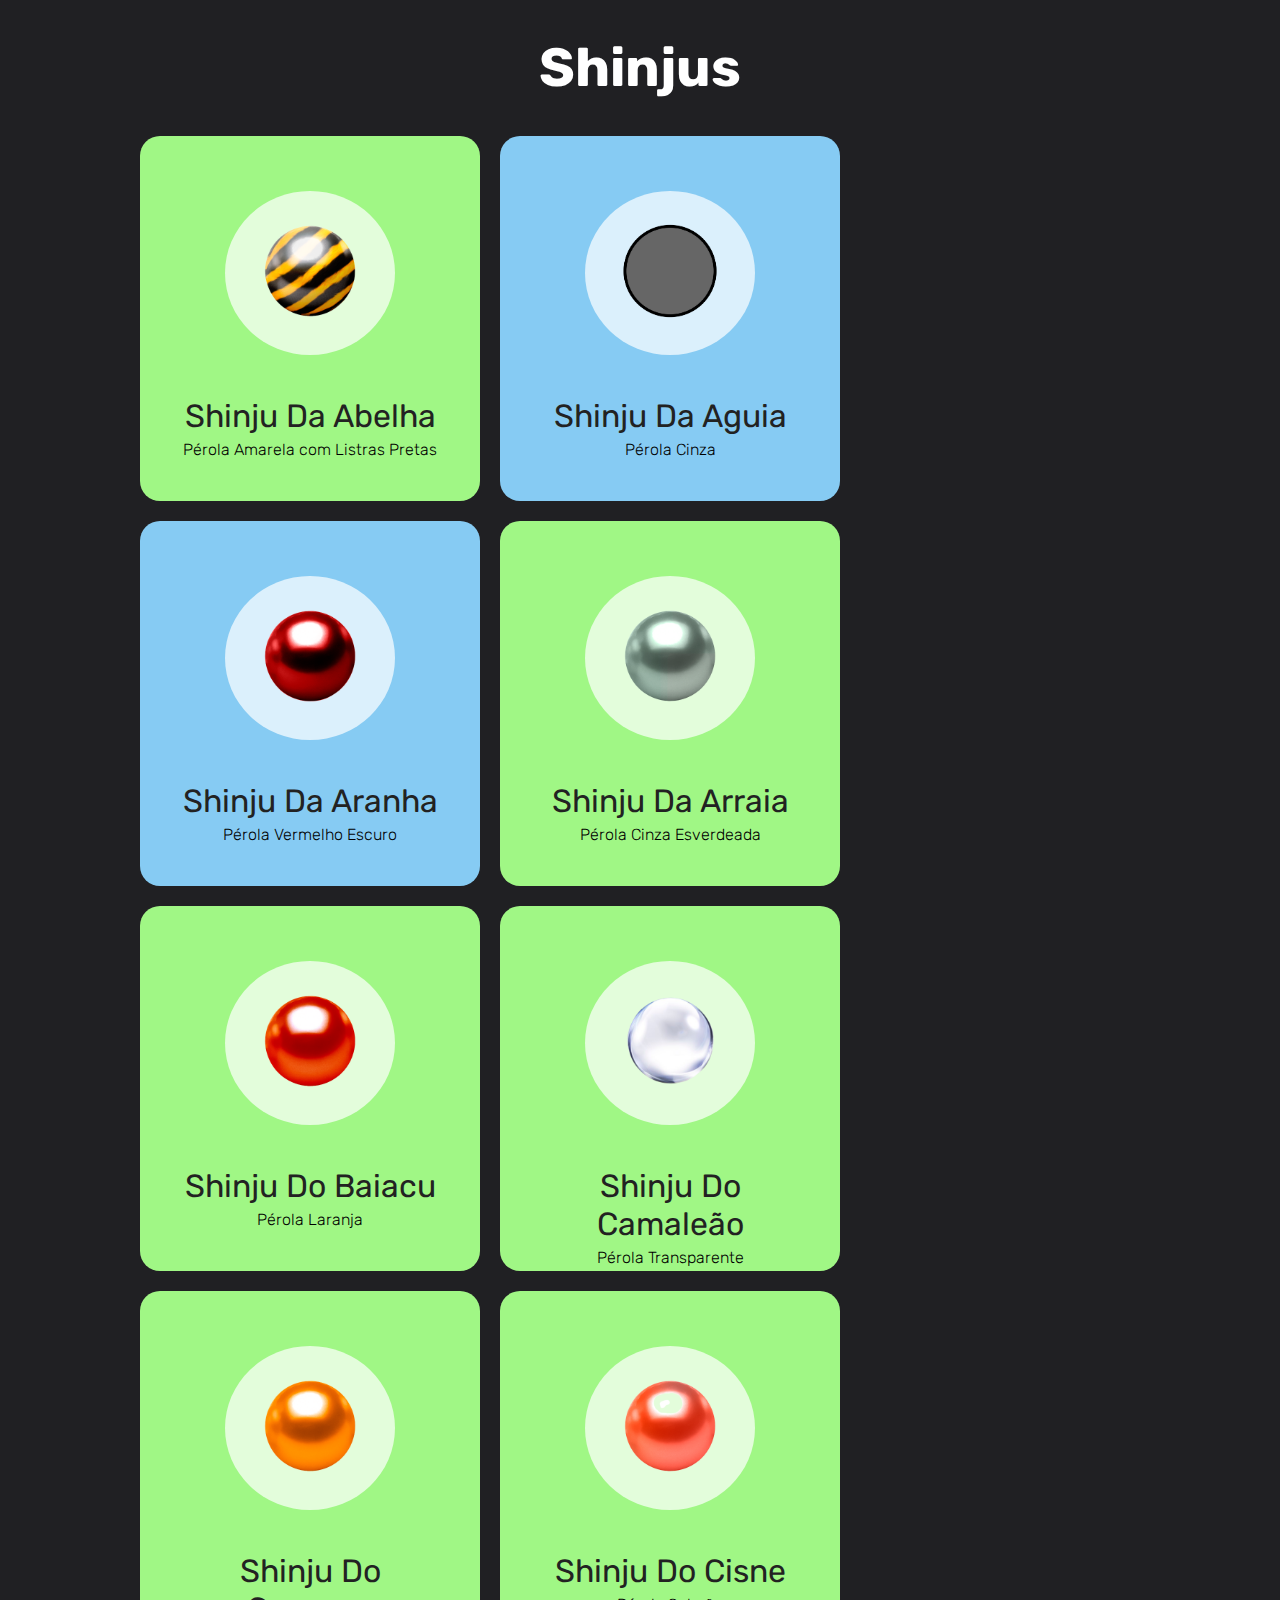
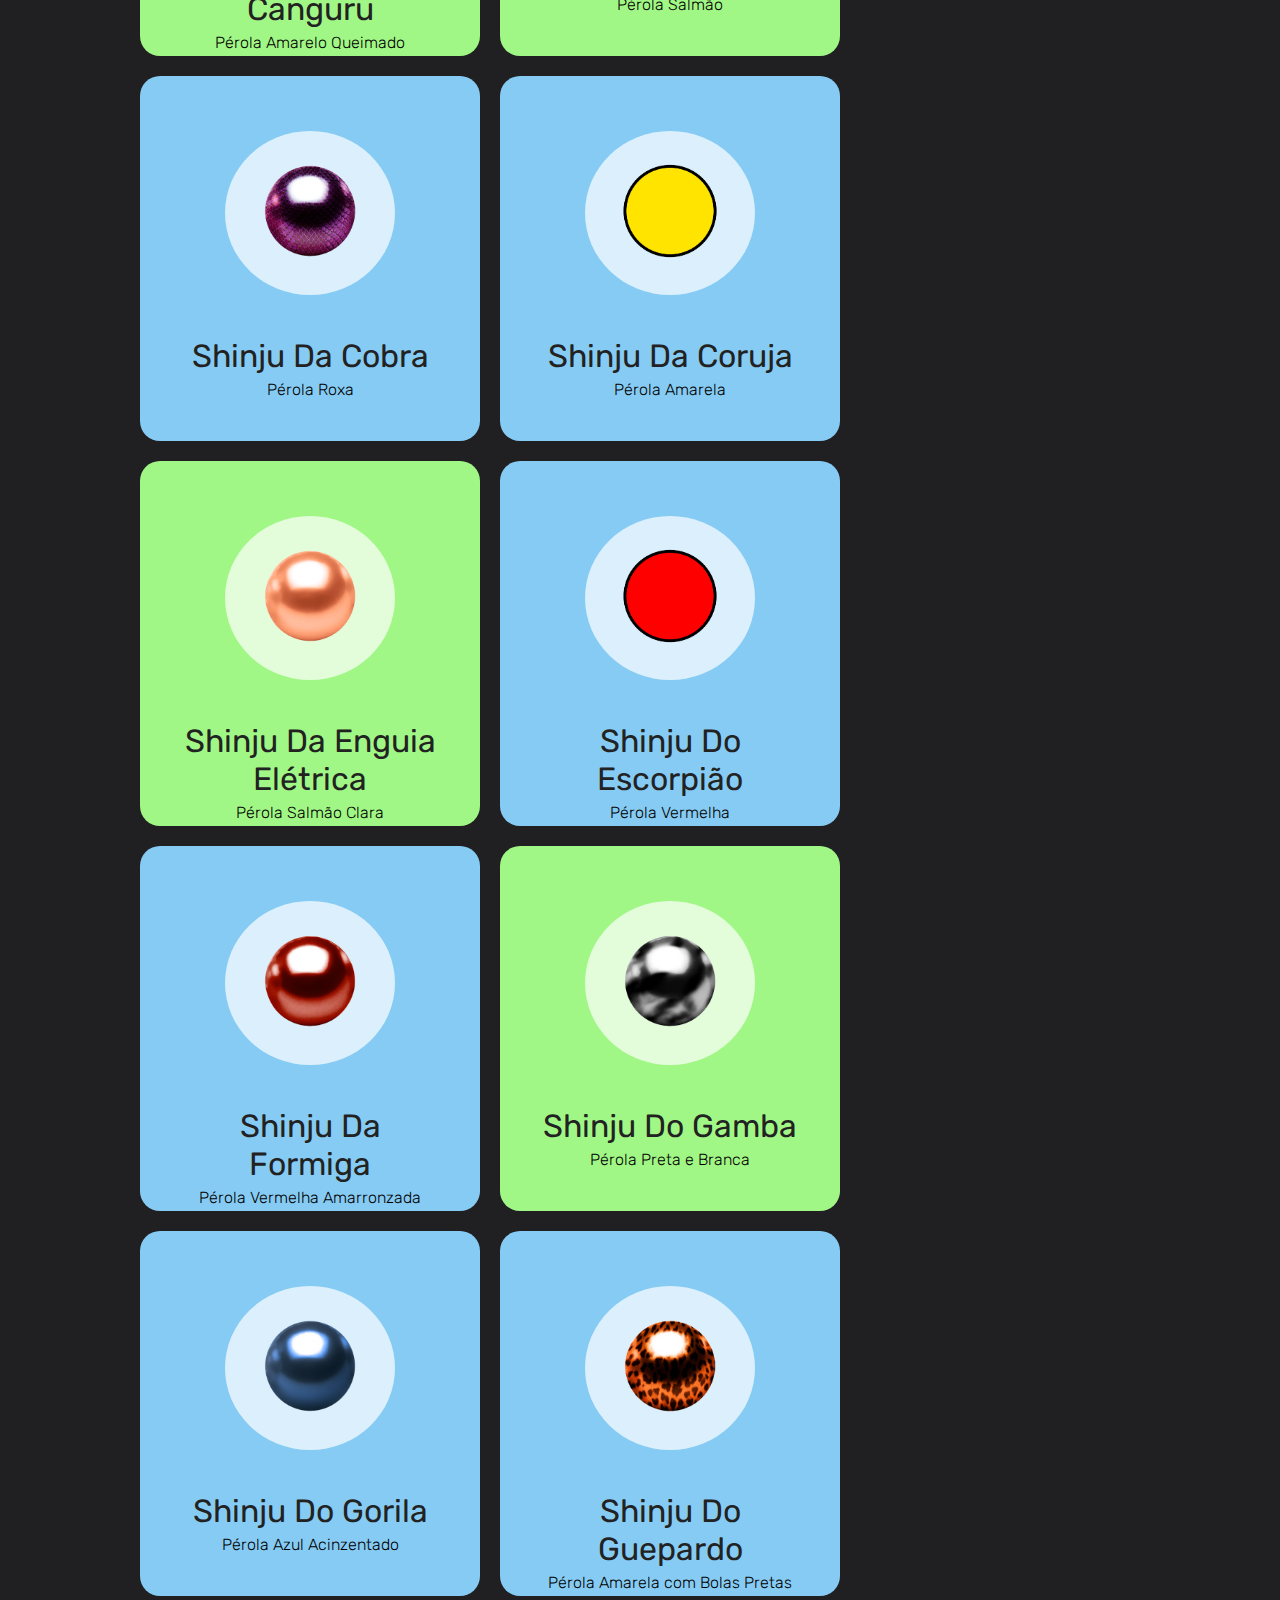
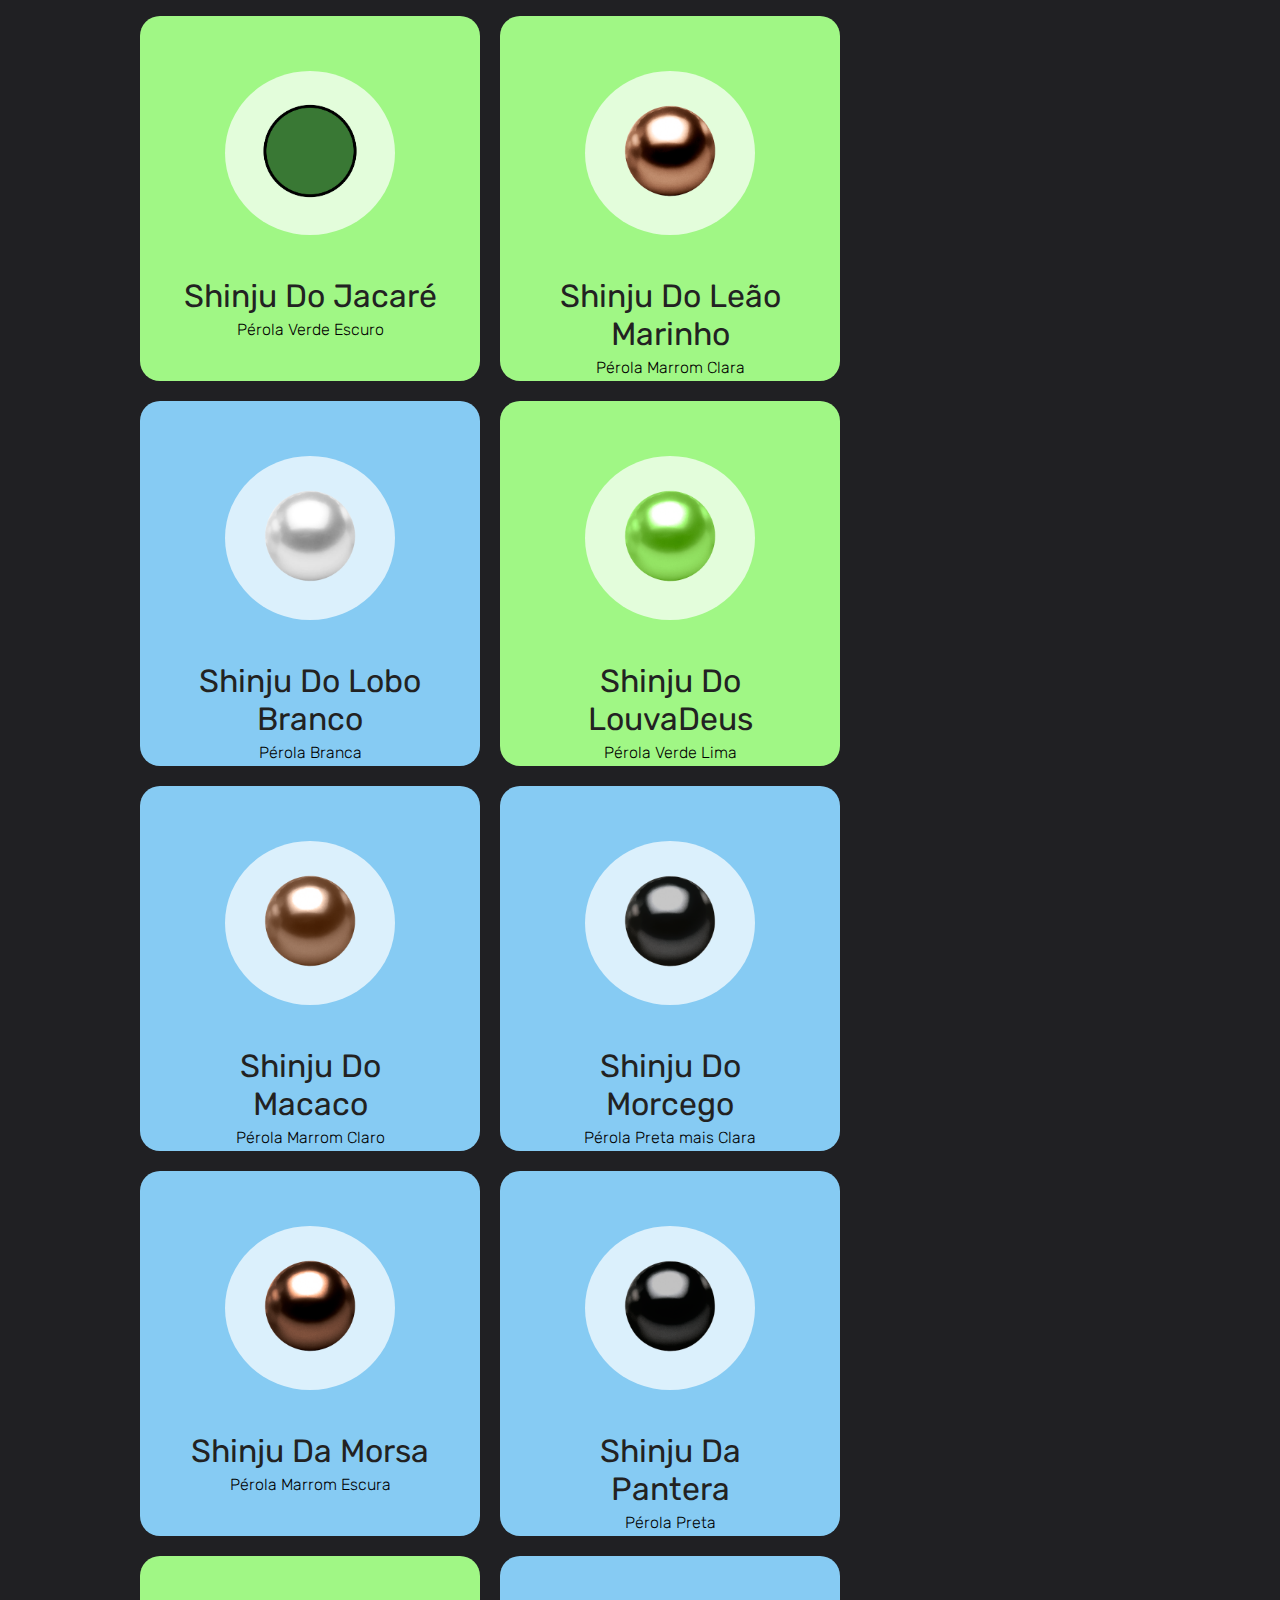
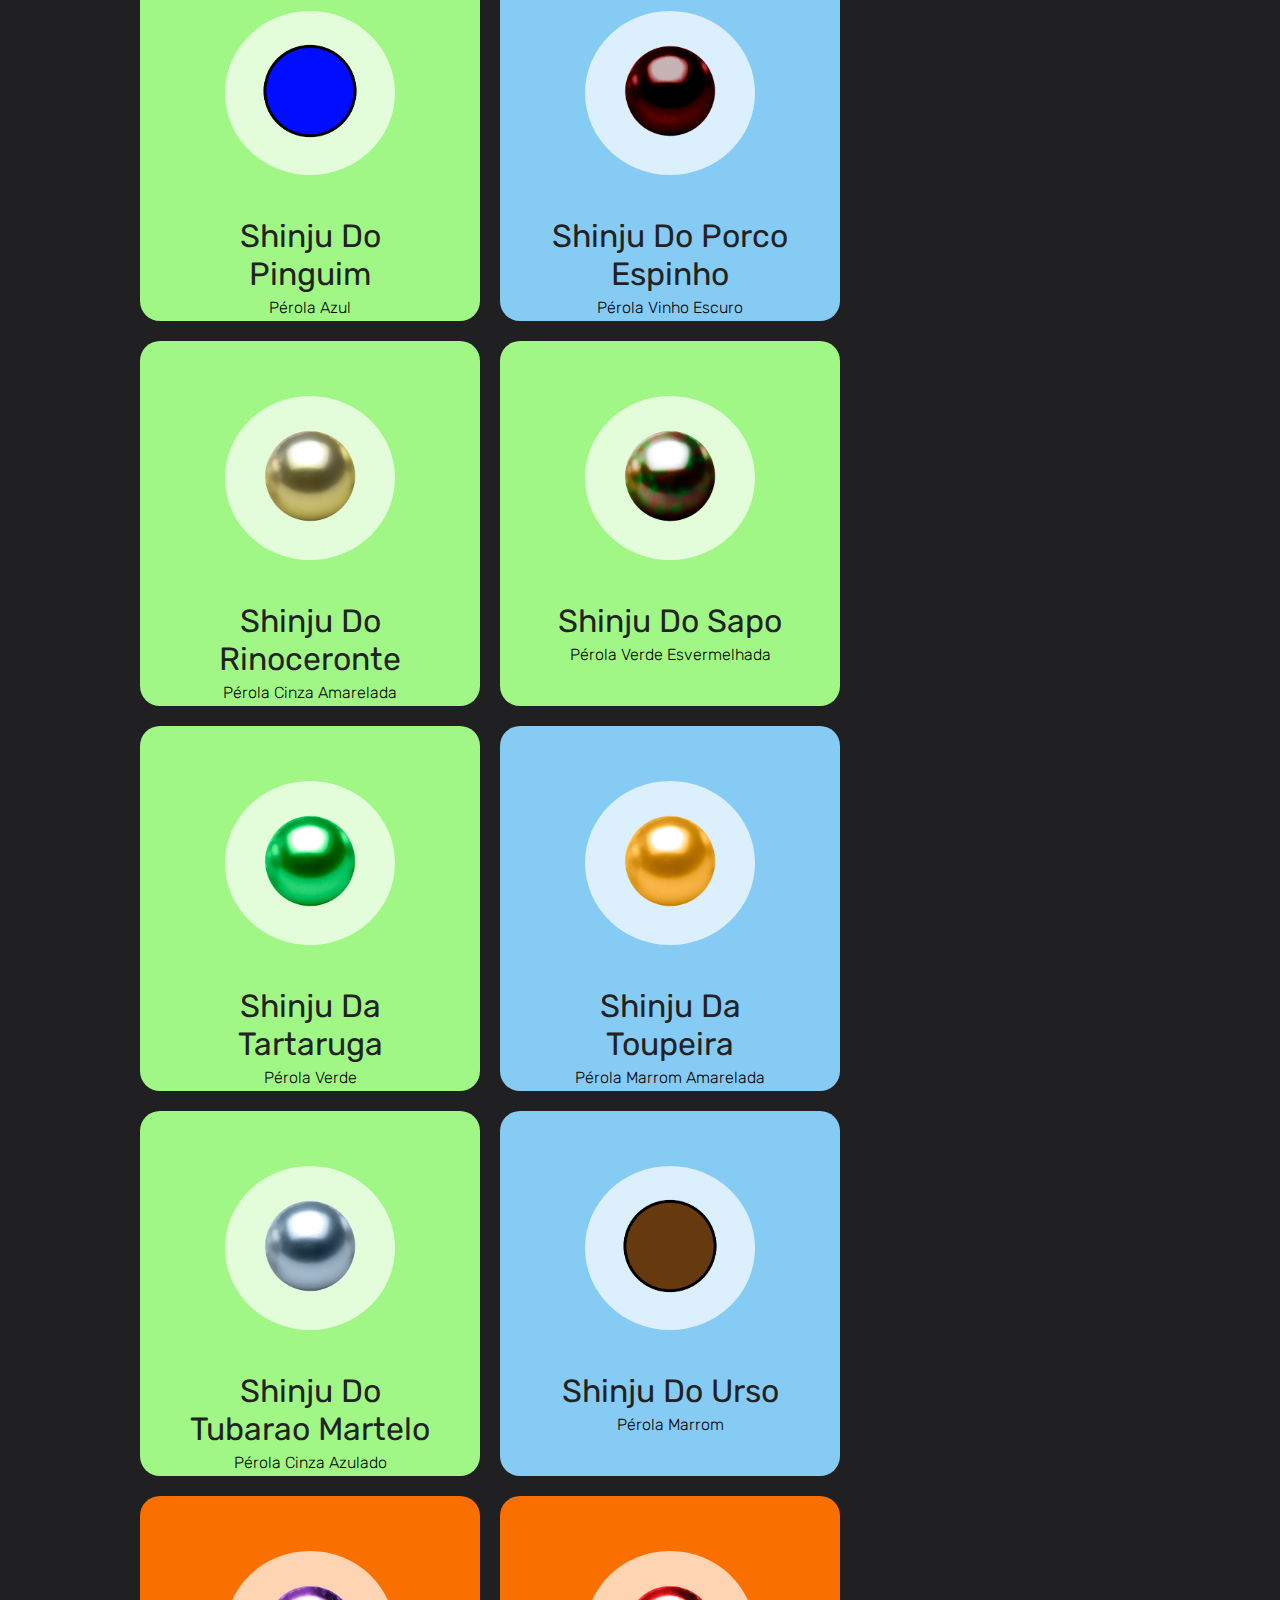
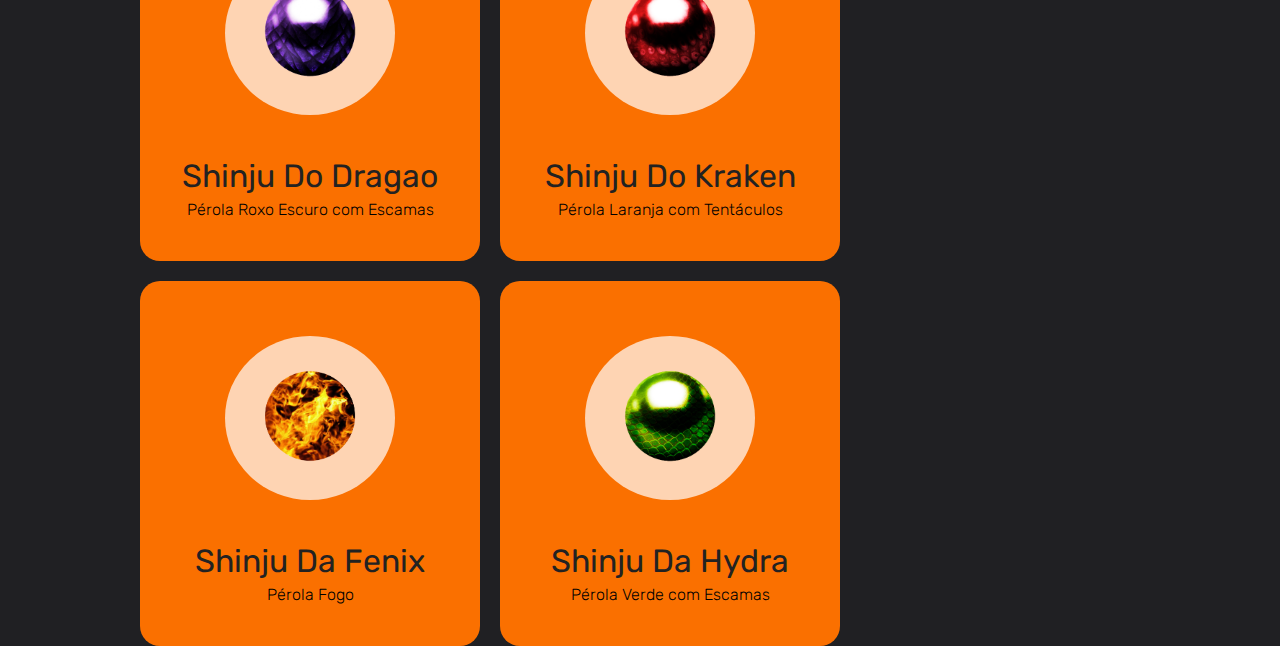
<file: index.html>
<!DOCTYPE html>
<html lang="pt-br">
    <head>
        <meta charset="UTF-8">
        <title>Shinjus</title>
        <link rel="shortcut icon" href="Imagens/FavIcon/D&D.png" />
        <link rel="stylesheet" href="./style.css" />
        <link href="https://fonts.googleapis.com/css?family=Rubik&display=swap" rel="stylesheet" />
    
    
    </head>
    <body class="celular" id="inicio">

        <h1>Shinjus</h1> 

        <div class="container" >
            <a href="#inicio">
            <li class="card Abelha">
                <img class="card-image " src="Imagens/Pedra/Abelha.png" </img> 
                <h2 class="card-title">Shinju da Abelha</h2>
                <p class="card-subtitle">Pérola Amarela com Listras Pretas</p>
            </li>  </a>
            <a href="#inicio">
            <li class="card Aguia">
                <img class="card-image " src="Imagens/Pedra/Aguia.png"</img>
                <h2 class="card-title">Shinju da Aguia</h2>
                <p class="card-subtitle">Pérola Cinza</p>
            </li> </a>
            <a href="#inicio">
            <li class="card Aranha">
                <img class="card-image " src="Imagens/Pedra/Aranha.png"</img>
                <h2 class="card-title">Shinju da Aranha</h2>
                <p class="card-subtitle">Pérola Vermelho Escuro</p>
            </li> </a>
            <a href="#inicio">
            <li class="card Arraia">
                <img class="card-image " src="Imagens/Pedra/Arraia.png"</img>
                <h2 class="card-title">Shinju da Arraia</h2>
                <p class="card-subtitle">Pérola Cinza Esverdeada</p>
            </li> </a>
            <a href="#inicio">
            <li class="card Baiacu">
                <img class="card-image " src="Imagens/Pedra/Baiacu.png"</img>
                <h2 class="card-title">Shinju do Baiacu</h2>
                <p class="card-subtitle">Pérola Laranja</p>
            </li> </a>
            <a href="#inicio">
            <li class="card Camaleao">
                <img class="card-image " src="Imagens/Pedra/Camaleao.png"</img>
                <h2 class="card-title">Shinju do Camaleão</h2>
                <p class="card-subtitle">Pérola Transparente</p>
            </li> </a>
            <a href="#inicio">
            <li class="card Canguru">
                <img class="card-image " src="Imagens/Pedra/Canguru.png"</img>
                <h2 class="card-title">Shinju do Canguru</h2>
                <p class="card-subtitle">Pérola Amarelo Queimado</p>
            </li> </a>
            <a href="#inicio">
            <li class="card Cisne">
                <img class="card-image " src="Imagens/Pedra/Cisne.png"</img>
                <h2 class="card-title">Shinju do Cisne</h2>
                <p class="card-subtitle">Pérola Salmão</p>
            </li> </a>
            <a href="#inicio">
            <li class="card Cobra">
                <img class="card-image " src="Imagens/Pedra/Cobra.png"</img>
                <h2 class="card-title">Shinju da Cobra</h2>
                <p class="card-subtitle">Pérola Roxa</p>
            </li> </a>
            <a href="#inicio">
            <li class="card Coruja">
                <img class="card-image " src="Imagens/Pedra/Coruja.png"</img>
                <h2 class="card-title">Shinju da Coruja</h2>
                <p class="card-subtitle">Pérola Amarela</p>
            </li> </a>
            <a href="#inicio">
            <li class="card Enguia">
                <img class="card-image " src="Imagens/Pedra/Enguia.png"</img>
                <h2 class="card-title">Shinju da Enguia Elétrica</h2>
                <p class="card-subtitle">Pérola Salmão Clara</p>
            </li> </a>
            <a href="#inicio">
            <li class="card Escorpiao">
                <img class="card-image " src="Imagens/Pedra/Escorpiao.png"</img>
                <h2 class="card-title">Shinju do Escorpião</h2>
                <p class="card-subtitle">Pérola Vermelha</p>
            </li> </a>
            <a href="#inicio">
            <li class="card Formiga">
                <img class="card-image " src="Imagens/Pedra/Formiga.png"</img>
                <h2 class="card-title">Shinju da Formiga</h2>
                <p class="card-subtitle">Pérola Vermelha Amarronzada</p>
            </li> </a>
            <a href="#inicio">
            <li class="card Gamba">
                <img class="card-image " src="Imagens/Pedra/Gamba.png"</img>
                <h2 class="card-title">Shinju do Gamba</h2>
                <p class="card-subtitle">Pérola Preta e Branca</p>
            </li> </a>
            <a href="#inicio">
            <li class="card Gorila">
                <img class="card-image " src="Imagens/Pedra/Gorila.png"</img>
                <h2 class="card-title">Shinju do Gorila</h2>
                <p class="card-subtitle">Pérola Azul Acinzentado</p>
            </li> </a>
            <a href="#inicio">
            <li class="card Guepardo">
                <img class="card-image " src="Imagens/Pedra/Guepardo.png"</img>
                <h2 class="card-title">Shinju do Guepardo</h2>
                <p class="card-subtitle">Pérola Amarela com Bolas Pretas</p>
            </li> </a>
            <a href="#inicio">
            <li class="card Jacare">
                <img class="card-image " src="Imagens/Pedra/Jacare.png"</img>
                <h2 class="card-title">Shinju do Jacaré</h2>
                <p class="card-subtitle">Pérola Verde Escuro</p>
            </li> </a>
            <a href="#inicio">
            <li class="card LeaoMarinho">
                <img class="card-image " src="Imagens/Pedra/LeaoMarinho.png"</img>
                <h2 class="card-title">Shinju do Leão Marinho</h2>
                <p class="card-subtitle">Pérola Marrom Clara</p>
            </li> </a>
            <a href="#inicio">
            <li class="card Lobo">
                <img class="card-image " src="Imagens/Pedra/Lobo.png"</img>
                <h2 class="card-title">Shinju do Lobo Branco</h2>
                <p class="card-subtitle">Pérola Branca</p>
            </li> </a>
            <a href="#inicio">
            <li class="card LouvaDeus">
                <img class="card-image " src="Imagens/Pedra/LouvaDeus.png"</img>
                <h2 class="card-title">Shinju do LouvaDeus</h2>
                <p class="card-subtitle">Pérola Verde Lima</p>
            </li> </a>
            <a href="#inicio">
            <li class="card Macaco">
                <img class="card-image " src="Imagens/Pedra/Macaco.png"</img>
                <h2 class="card-title">Shinju do Macaco</h2>
                <p class="card-subtitle">Pérola Marrom Claro</p>
            </li> </a>
            <a href="#inicio">
            <li class="card Morcego">
                <img class="card-image " src="Imagens/Pedra/Morcego.png"</img>
                <h2 class="card-title">Shinju do Morcego</h2>
                <p class="card-subtitle">Pérola Preta mais Clara</p>
            </li> </a>
            <a href="#inicio">
            <li class="card Morsa">
                <img class="card-image " src="Imagens/Pedra/Morsa.png"</img>
                <h2 class="card-title">Shinju da Morsa</h2>
                <p class="card-subtitle">Pérola Marrom Escura</p>
            </li> </a>
            <a href="#inicio">
            <li class="card Pantera">
                <img class="card-image " src="Imagens/Pedra/Pantera.png"</img>
                <h2 class="card-title">Shinju da Pantera</h2>
                <p class="card-subtitle">Pérola Preta</p>
            </li> </a>
            <a href="#inicio">
            <li class="card Pinguim">
                <img class="card-image " src="Imagens/Pedra/Pinguim.png"</img>
                <h2 class="card-title">Shinju do Pinguim</h2>
                <p class="card-subtitle">Pérola Azul</p>
            </li> </a>
            <a href="#inicio">
            <li class="card PorcoEspinho">
                <img class="card-image " src="Imagens/Pedra/PorcoEspinho.png"</img>
                <h2 class="card-title">Shinju do Porco Espinho</h2>
                <p class="card-subtitle">Pérola Vinho Escuro</p>
            </li> </a>
            <a href="#inicio">
            <li class="card Rinoceronte">
                <img class="card-image " src="Imagens/Pedra/Rinoceronte.png"</img>
                <h2 class="card-title">Shinju do Rinoceronte</h2>
                <p class="card-subtitle">Pérola Cinza Amarelada</p>
            </li> </a>
            <a href="#inicio">
            <li class="card Sapo">
                <img class="card-image " src="Imagens/Pedra/Sapo.png"</img>
                <h2 class="card-title">Shinju do Sapo</h2>
                <p class="card-subtitle">Pérola Verde Esvermelhada</p>
            </li> </a>
            <a href="#inicio">
            <li class="card Tartaruga">
                <img class="card-image " src="Imagens/Pedra/Tartaruga.png"</img>
                <h2 class="card-title">Shinju da Tartaruga</h2>
                <p class="card-subtitle">Pérola Verde</p>
            </li> </a>
            <a href="#inicio">
            <li class="card Toupeira">
                <img class="card-image " src="Imagens/Pedra/Toupeira.png"</img>
                <h2 class="card-title">Shinju da Toupeira</h2>
                <p class="card-subtitle">Pérola Marrom Amarelada</p>
            </li> </a>
            <a href="#inicio">
            <li class="card TubaraoMartelo">
                <img class="card-image " src="Imagens/Pedra/TubaraoMartelo.png"</img>
                <h2 class="card-title">Shinju do Tubarao Martelo</h2>
                <p class="card-subtitle">Pérola Cinza Azulado</p>
            </li> </a>
            <a href="#inicio">
            <li class="card Urso">
                <img class="card-image " src="Imagens/Pedra/Urso.png"</img>
                <h2 class="card-title">Shinju do Urso</h2>
                <p class="card-subtitle">Pérola Marrom</p>
            </li> </a>
            <a href="#inicio">
            <li class="card Dragao">
                <img class="card-image " src="Imagens/Pedra/Dragao.png"</img>
                <h2 class="card-title">Shinju do Dragao</h2>
                <p class="card-subtitle">Pérola Roxo Escuro com Escamas</p>
            </li> </a>
            <a href="#inicio">
            <li class="card Kraken">
                <img class="card-image " src="Imagens/Pedra/Kraken.png"</img>
                <h2 class="card-title">Shinju do Kraken</h2>
                <p class="card-subtitle">Pérola Laranja com Tentáculos</p>
            </li> </a>
            <a href="#inicio">
            <li class="card Fenix">
                <img class="card-image " src="Imagens/Pedra/Fenix.png"</img>
                <h2 class="card-title">Shinju da Fenix</h2>
                <p class="card-subtitle">Pérola Fogo</p>
            </li> </a>
            <a href="#inicio">
            <li class="card Hydra">
                <img class="card-image " src="Imagens/Pedra/Hydra.png"</img>
                <h2 class="card-title">Shinju da Hydra</h2>
                <p class="card-subtitle">Pérola Verde com Escamas</p>
            </li> </a>
         
        </div>

       <div id="modalAbelha" class="modal-containerP">
           <div class="modal">
               <button class="fechar">X</button>
                <div><h3>Shinju da Abelha<br></h3>
                    <h2> Pérola Amarela com listras Pretas<br></h2>
                </div>
                <div><br><br><br><br>
                <p> • 6m de deslocamento de vôo<br><br>
                    • Acertar: proficiência+destreza+2<br><br>
                    • Dano: 1d4 + destreza + 3<br><br>    
                    • Ao acertar um ataque, o dano se torna contínuo venenoso e necrótico, repetindo 1d4 de rodadas<br><br>    
                    • Você não precisa realizar o ataque, apenas rolar o dano. Caso ataque novamente,
                    é zerado o número de rodadas e você pode rolar o d4 de rodadas novamente. <br><br>
                    • Se for um ataque crítico, todos os ataques contínuos subsequentes serão críticos</p>
                </div>      
                    <div class="modal-img">        
                        <img src="Imagens/Abelha.png"> </img>
                    </div>                   
                    <div class="modalpedra-img">
                        <img src="Imagens/Pedra/Abelha.png"></img>
                    </div>
           </div>
       </div>

       <div id="modalAguia" class="modal-containerP">
            <div class="modal">
                <button class="fechar">X</button>
                <div><h3>Shinju da Águia<br></h3>
                    <h2> Pérola Cinza<br></h2>
                </div>
                <div><br><br><br><br>
                    <p>Você ganha a visão aguçada da águia. <br><br>
                        • Você pode ver até 5 quilômetros de distância sem dificuldade, 
                        podendo diferenciar os menores detalhes como se estivesse olhando
                        para algo a não mais do que 30 metros de você.<br><br>
                        • Penumbra não impõe desvantagem nos seus testes de Sabedoria (Percepção).<br><br>
                        • Deslocamento de vôo 18m<br><br>
                        • Vantagens em ataques a distância.
                    </p>
                </div>      
                <div class="modal-img">   
                    <img src="Imagens/Aguia.png"> </img>
                </div>             
                <div class="modalpedra-img">
                    <img src="Imagens/Pedra/Aguia.png"></img>
                </div>      
            </div>
        </div>

        <div id="modalAranha" class="modal-containerM">
            <div class="modal">
                <button class="fechar">X</button>
                <div><h3>Shinju da Aranha<br></h3>
                     <h2> Pérola Vermelho Escuro<br></h2>
                </div>
                <div><br><br><br><br><br>      <br> 
                    <p> • O portador recebe a habilidade de se mover para cima, para baixo e através de superfícies verticais
                        e de cabeça para baixo pelos tetos, enquanto deixa suas mãos livres.<br><br> 
                        • Deslocamento de escalada igual a seu deslocamento de caminhada.<br><br>
                        • O portador ignora as restrições de movimento causadas pela teia.<br><br>       
                        • Ataque com Arma à Distância:<br>    
                        Alcance 60/180, um alvo.<br>    
                        Acertar: Proficiência + Destreza + 2<br>           
                        Dano: 1d6+Destreza+2 de dano de concussão e o alvo é impedido por teia. Com uma ação, a criatura impedida
                        pode fazer um teste de Força (CD 8 + modificador de sabedoria + Proficiência), escapando da teia em um sucesso.<br>
                        O efeito termina se a teia for destruída.    <br>                
                        A teia tem CA 10, 10 pontos de vida, resistência a dano de concussão e imunidade a veneno e dano psíquico.<br><br>  
                        • Ataque com Arma à Distância:<br>
                        Alcance 60/180, um alvo. <br>
                        Acertar: proficiência + Destreza + 2 <br> 
                        Acerto: O alvo é agarrado (CD modificador de sabedoria + proficiência para escapar). <br>             
                        Até que o agarrão termine, o alvo está impedido e tem desvantagem em testes de Força e testes de resistência de Força .<br>  <br>                                  
                        O portador pode puxar uma criatura Grande ou menor agarrada por ele até 7,5m em direção a ele.<br>       
                    </p>
                </div>      
                <div class="modal-img">   
                    <img src="Imagens/Aranha.png"> </img>
                </div>       
                <div class="modalpedra-img">
                    <img src="Imagens/Pedra/Aranha.png"></img>
                </div>            
            </div>
        </div>
        <div id="modalArraia" class="modal-containerP">
            <div class="modal">
                <button class="fechar">X</button>
                <div><h3>Shinju da Arraia<br></h3>
                     <h2> Pérola Cinza Esverdeada<br></h2>
                </div>
                <div>
                    <p><br><br><br><br>
                        • Essa shinju lhe oferece uma espada que você pode invocar por meio de uma ação bônus, caso esteja desarmado,
                        pode realizar um ataque com ela causando 1d8 + o dano mágico dela (2) somando ainda o modificador de força (x)<br>
                        Ataque: Proficiência (x) + 4 (caso tenha invocado ela pela primeira vez) +2 contínuo<br>
                        Dano: 1d8 + 2 dano mágico + força<br>
                        20 natural faz necrosar a parte atingida causando veneno ao portador, e se ele falhar num teste de constituição <br>
                        CD: 8 + proficiência + modificador de força<br>
                        • Respiração na água <br>
                    </p>
                </div>      
                <div class="modal-img">   
                    <img src="Imagens/Arraia.png"> </img>
                </div>                   
                <div class="modalpedra-img">
                    <img src="Imagens/Pedra/Arraia.png"></img>
                </div>
            </div>
        </div>
        <div id="modalBaiacu" class="modal-containerM">
            <div class="modal">
                <button class="fechar">X</button>
                <div><h3>Shinju dO Baiacu<br></h3>
                     <h2> Pérola Laranja<br></h2>
                </div>
                <div>
                    <p><br><br><br><br><br>      <br> 
                        • Aumente o seu valor de Força e Constituição em 2, até um total de 20 enquanto a shinju estiver ativa. Caso já seja 20, esse valor pode ser excedido.<br>
                        Seu corpo agora é capaz de se expandir, ao realizar essa expansão, espinhos crescem ao redor dele.<br>
                        • Eles são armas naturais que você pode usar para fazer ataques desarmados, mas funcionam como mágicos para superar qualquer desvantagem.<br>
                        Você pode expandir apenas uma parte específica do seu corpo, como o seu braço.              <br>                  
                        Acertar: Proficiência + Força                        <br>
                        Dano: Perfurante e de concusao, 1d12 + seu modificador de força <br>           
                        • Você ganha um bônus de +1 em sua CA enquanto não estiver usando armaduras.<br>
                        Com uma ação, você pode fazer com que seu corpo se expanda e brotem os espinhos de todo o seu corpo.<br> 
                        Você causa 2d12 + modificador de força,de dano perfurante a qualquer criatura que esteja a 1,5m de você.<br>
                        A criatura é arremessada a 1,5m e deve realizar um teste de força CD 8+Proficiência+Modificador de sabedoria.<br> 
                        Caso o resultado seja -10 a sua CD, ele está caído. <br>                    
                        Ao acertar um ataque, o dano se torna contínuo venenoso e necrótico, repetindo 1d4 de rodadas (1d4 venenoso + força + 3)                   <br>                            
                        - Você não precisa realizar o ataque, apenas rolar o dano. Caso ataque novamente, é zerado o número de rodadas e você pode rolar o d4 de rodadas novamente.  <br>                      
                        - Se for um ataque crítico, todos os ataques contínuos subsequentes serão críticos.<br>
                    </p>
                </div>      
                <div class="modal-img">   
                    <img src="Imagens/Baiacu.png"> </img>
                </div>                   
                <div class="modalpedra-img">
                    <img src="Imagens/Pedra/Baiacu.png"></img>
                </div>
            </div>
        </div>
        <div id="modalCamaleao" class="modal-containerM">
            <div class="modal">
                <button class="fechar">X</button>
                <div><h3>Shinju do Camaleão<br></h3>
                     <h2> Pérola Transparente<br></h2>
                </div>
                <div>
                    <p ><br><br><br><br>
                        • Essa shinju é capaz de copiar qualquer outra shinju que esteja a um raio de 
                        12 metros,ela também pode deixar seu portador invisível. <br>
                        Você pode copiar um número de shinjus igual ao seu modificador de sabedoria. <br>
                        Para fazer isso você deve realizar um teste de concentração.<br>
                        Você pode repetir um teste falho uma vez a cada descanso curto.<br>  
                        Ao copiar a shinju, ela fica copiada até você liberar a energia. <br>
                        Seus números modificadores funcionam como slots, se todos os slots
                        estiverem ocupados,você pode liberar a energia de um. <br>
                        Caso libere a energia de uma shinju, ela só poderá ser copiada novamente depois de 1d6 de dias.<br>
                        <br><br>Cargas (Modificador de Sabedoria)<br><br>
                        • Invisibilidade (1 carga)<br>
                        Qualquer coisa que o portador esteja vestindo ou carregando fica invisível
                        enquanto estiver em sua posse. <br>
                        Essa invisibilidade termina caso você seja algo de um ataque ou conjure uma magia. <br>
                        (Você pode gastar uma carga a mais dessa shinju caso esteja em contato com outro alvo,
                        podendo estender o efeito à ela)<br><br>
                        • Invisibilidade maior (3 cargas)<br>
                        Você se torna invisível, qualquer coisa que estiver vestindo ou carregando
                        fica invisível enquanto estiver em sua posse. <br>
                        (Você usar essa propriedade da shinju caso esteja em contato com outro alvo,
                        podendo estender o efeito à ela)<br>
                    </p>
                </div>      
                <div class="modal-img">   
                    <img src="Imagens/Camaleao.png"> </img>
                </div>              
                <div class="modalpedra-img">
                    <img src="Imagens/Pedra/Camaleao.png"></img>
                </div>     
            </div>
        </div>
        <div id="modalCanguru" class="modal-containerP">
            <div class="modal">
                <button class="fechar">X</button>
                <div><h3>Shinju do Canguru<br></h3>
                     <h2> Pérola Amarelo Queimado<br></h2>
                </div>
                <div>
                    <p><br><br><br><br>
                        Ataque desarmado: <br>
                        Acertar: Destreza + Proficiência<br>
                        Dano: 2d6 + Destreza + 3<br>
                        Sempre que acertar um ataque desarmado, você pode realizar um chute como uma ação bônus
                        (Pode usar um número de vezes igual ao seu modificador de sabedoria)<br>
                        Crítico: Quebra o osso do adversário e ele tem desvantagem no próximo ataque<br>
                        Seu salto é dobrado<br>
                    </p>
                </div>      
                <div class="modal-img">   
                    <img src="Imagens/Canguru.png"> </img>
                </div>         
                <div class="modalpedra-img">
                    <img src="Imagens/Pedra/Canguru.png"></img>
                </div>          
            </div>
        </div>
        <div id="modalCisne" class="modal-containerM">
            <div class="modal">
                <button class="fechar">X</button>
                <div><h3>Shinju do Cisne<br></h3>
                     <h2> Pérola Salmão<br></h2>
                </div>
                <div>
                    <p><br><br><br><br><br>      <br> <br>      
                        Ao estabilizar uma criatura morrendo, a criatura recupera 1 ponto de vida, ao invés disso. <br>
                        Com uma ação bônus, você pode tocar em uma criatura e restaurar 5d10 + X pontos de vida (X = Seu modificador de sabedoria) <br>
                        mais uma quantidade de pontos de vida adicionais igual ao número total de Dados de Vida da criatura. <br>
                        A criatura não pode recuperar pontos de vida através dessa habilidade novamente até ter terminado um descanso curto ou longo.
                        (O usuário pode usar nele mesmo)<br>
                        Você pode curar 1d6 de vida com uma ação bônus um número de vezes igual ao seu modificador de sabedoria. <br>
                        Pode usar dessa propriedade completa ou dividir em partes. <br>
                        (Ex: Caso tenha +5 sabedoria, pode usar 3 dados e na próxima rodada usar mais 2.) <br>
                        Alternativamente, você pode gastar uma carga dessa habilidade para proteger um aliado de algum ataque que saia de você.<br>
                        Você gasta uma carga para cada aliado que deseja proteger. <br>
                        Você também pode gastar 2 usos dessa propriedade para criar um escudo ao seu redor, ou ao redor de um aliado para gerar resistência a um determinado ataque.<br>
                        Se o ataque chegar a CA do alvo deste escudo + O modificador de sabedoria do portador dessa shinju, o escudo é quebrado. <br>
                        Ex: Um ataque com uma espada é realizado e o atacante tira 20, sua CA é 15 e o seu modificador de sabedoria é +5, logo, o escudo é quebrado.<br>
                        Se for necessário um saving throw, e o resultado dele for abaixo do esperado - o seu modificador de sabedoria, o escudo também se quebra.<br>
                        Ex: É necessário um saving throw de destreza CD 18, e o seu modificador de sabedoria é +5. Se a rolagem for 13, o escudo desaparece. <br>
                    </p>
                </div>      
                <div class="modal-img">   
                    <img src="Imagens/Cisne.png"> </img>
                </div>                   
                <div class="modalpedra-img">
                    <img src="Imagens/Pedra/Cisne.png"></img>
                </div>
            </div>
        </div>
        <div id="modalCobra" class="modal-containerG">
            <div class="modal">
                <button class="fechar">X</button>
                <div><h3>Shinju da Cobra<br></h3>
                     <h2> Pérola Roxa<br></h2>
                </div>
                <div>
                    <p><br>      <br> 
                        Acertar: Proficiência+Força, alcance 1,5 m, uma criatura. <br>
                        Dano: 1d8 + força de dano de concussão e o alvo está agarrado. Até o agarrão terminar,
                        a criatura estará impedida e a cobra não poderá constringir outro alvo.                       <br>
                        Se o alvo não conseguir se soltar, você pode rolar o dano sem acertar a CA dele           <br>                                
                        Percepção às cegas 9m                                           <br>
                        A quantidade de vezes que você pode usar as magias escala de acordo com os espaços de magia para o Druida<br>                  
                        
                        <details> 
                        <summary>Truques:</summary> 
                        <p>Rajada de veneno:<br>
                        Você ergue sua mão em direção de uma criatura que você possa ver, dentro do alcance e projeta um sopro de gás tóxico da sua palma.<br>
                        A criatura deve ser bem sucedida num salvaguarda de Constituição ou sofrerá 1d12 de dano venenoso.<br>
                        O dano dessa magia aumenta em 1d12 quando você alcança o 5° nível (2d12), 11° nível (3d12) e 17° nível (4d12).</p>
                        </details>

                        <details> 
                        <summary>Nível 1:</summary>                       
                        <p>Detectar veneno ou doença:<br>
                        Pela duração, você sente a presença e localização de venenos, criaturas venenosas e doenças a até 9 metros de você. <br>
                        Você também identifica o tipo de veneno, criatura venenosa ou doença em cada caso.<br>
                        A magia pode penetrar a maioria das barreiras, mas é bloqueada por 30 centímetros de rocha, 2,5 centímetros de metal comum,
                        uma fina camada de chumbo, ou 90 centímetros de madeira ou terra.</p>
                        </details>

                        <details> 
                        <summary>Nível 2:</summary>
                        <p>Proteção contra veneno:<br>
                        Você toca uma criatura. Se ela estiver envenenada, você neutraliza o veneno. <br>
                        Se mais de um veneno estiver afligindo o alvo, <br>
                        você neutraliza um veneno, que você saiba estar presente, ou neutraliza um aleatório.<br>
                        Pela duração, o alvo terá vantagem em testes de resistência para não envenenado e terá resistência a dano venenoso.<br>
                        </details>
                        
                        <details> 
                        <summary>Nível 6:</summary>
                        <p>Doença plena:<br>
                        Você introduz uma doença virulenta em uma criatura que você puder ver, dentro do alcance. <br>
                        O alvo deve realizar um salvaguarda de Constituição.<br>
                        Se falhar na resistência, ele sofre 14d6 de dano necrótico ou metade desse dano se obtiver sucesso na resistência. <br>
                        O dano não pode reduzir os pontos de vida do alvo abaixo de 1. <br>
                        Se o alvo falhar no salvaguarda, seu máximo de pontos de vida é reduzidos 
                        por 1 hora em uma quantidade igual ao dano necrótico causado. <br>
                        Qualquer efeito que remova uma doença permitirá que o máximo de pontos de vida <br>
                        do alvo volte ao normal antes do período indicado.
                        </details>
                        
                    </p>
                </div>      
                <div class="modal-img">   
                    <img src="Imagens/Cobra.png"> </img>
                </div>                   
                <div class="modalpedra-img">
                    <img src="Imagens/Pedra/Cobra.png"></img>
                </div>
            </div>
        </div>
        <div id="modalCoruja" class="modal-containerP">
            <div class="modal">
                <button class="fechar">X</button>
                <div><h3>Shinju do Coruja<br></h3>
                     <h2> Pérola Amarela<br></h2>
                </div>
                <div>
                    <p><br><br><br><br>
                        
                        Deslocamento de vôo 18m <br>
                        Visão no escuro 36m <br>
                        Seu valor de sabedoria se torna 20, caso já seja, você ganha +2 <br>
                        Vantagem em testes de sabedoria (percepção) relacionados a visão e audição<br>
                        (Cargas == Modificador de Sabedoria)<br>
                        Você recebe +5 de bônus em iniciativa. (1 carga)<br>
                        Outras criaturas não ganham vantagem nas jogadas de ataque contra você por não serem visíveis por você.(1 Carga)<br>
                        O portador dessa shinju não provoca ataques de oportunidade quando sai voando para fora do alcance do inimigo (1 Carga)<br>

                    </p>
                </div>      
                <div class="modal-img">   
                    <img src="Imagens/Coruja.png"> </img>
                </div>                   
                <div class="modalpedra-img">
                    <img src="Imagens/Pedra/Coruja.png"></img>
                </div>
            </div>
        </div>
        <div id="modalEnguia" class="modal-containerGG">
            <div class="modal">
                <button class="fechar">X</button>
                <div><h3>Shinju do Enguia<br></h3>
                     <h2> Pérola Salmão Clara<br></h2>
                </div>
                <div>
                    <p>
                      
                        Deslocamento aquático 12m <br><br>

                        Constrição: <br>
                        Acertar: Proficiência+Força, alcance 1,5 m, uma criatura. <br>
                        Dano: 1d8 + força de dano de concussão e o alvo está agarrado. <br>
                        Até o agarrão terminar, a criatura estará impedida e a cobra não poderá constringir outro alvo.<br>
                        Se o alvo não conseguir se soltar, você pode rolar o dano sem acertar a CA dele<br>
                        A quantidade de vezes que você pode usar as magias escala de acordo com os espaços de magia para o Druida<br><br>
                        
                        <details>   
                        <summary>Truques:</summary> 
                        <p>- Chicote Elétrico <br>
                        - Toque Chocante <br><br>
                        </details>

                        <details>
                        <summary>Nível 3:</summary> 
                        <p>(Concentração, Alcance 18m)<br>
                        - Convocar relâmpagos (Centrado em você) <br>
                        - Flecha Relampejante <br>
                        - Relâmpago <br><br>
                        </details>

                        <details>
                        <summary>Nível 4:</summary> 
                        <p>- Esfera tempestuosa <br><br>
                        </details>

                        <details>
                        <summary>Nível 6:</summary>
                        <p>- Corrente de Relâmpagos <br>
                        </details>
                    </p>
                </div>      
                <div class="modal-img">   
                    <img src="Imagens/Enguia.png"> </img>
                </div>                   
                <div class="modalpedra-img">
                    <img src="Imagens/Pedra/Enguia.png"></img>
                </div>
            </div>
        </div>
        <div id="modalEscorpiao" class="modal-containerP">
            <div class="modal">
                <button class="fechar">X</button>
                <div><h3>Shinju do Escorpião<br></h3>
                     <h2> Pérola Vermelha<br></h2>
                </div>
                <div>
                    <p><br><br><br><br>             
                        CA 15<br>
                        Percepção às cegas 18m<br>
                        O portador dessa shinju pode projetar uma aura de rabo de escorpião, podendo atacar com ela usando sua ação bônus <br>
                        Ataque Corpo a Corpo com Arma: <br>
                        Proficiência + Força para acertar, alcance 1,5 m, uma criatura. <br>
                        Dano: 1d10 + 2 + força de dano perfurante, e o alvo deve fazer um teste de resistência de Constituição CD 8+modificador de sabedoria+proficiência ,
                        sofrendo 4d10 de dano de veneno se falhar na resistência, ou metade desse dano se obtiver sucesso.<br>
                    </p>
                </div>      
                <div class="modal-img">   
                    <img src="Imagens/Escorpiao.png"> </img>
                </div>                   
                <div class="modalpedra-img">
                    <img src="Imagens/Pedra/Escorpiao.png"></img>
                </div>
            </div>
        </div>
        <div id="modalFormiga" class="modal-containerP">
            <div class="modal">
                <button class="fechar">X</button>
                <div><h3>Shinju da Formiga<br></h3>
                     <h2> Pérola Vermelha Amarronzada<br></h2>
                </div>
                <div>
                    <p><br>                       
                        Percepção às cegas 18 m<br> 
                        Vantagem em testes de Sabedoria (Percepção) que dependem do cheiro.<br> 
                        Seus ataques causam 1d4 de dano extra.<br> 
                        Cargas (Modificador de Sabedoria):<br> 
                        Se você passar em um teste de força que te dê dano pela metade, 
                        pode gastar essa carga para tomar metade da metade do dano, deve ser usado antes de rolar o dado (1 carga) <br> 
                        Voce ganha vantagens em testes de resistência de força (1 Carga)<br> 
                        Você pode escolher passar em um teste de força, mas antes de rolar o dado (2 cargas) <br> 
                        Você pode escolher passar em um teste de força que falhou (3 cargas)<br> 
                        Você pode causar 1d4xModificador de sabedoria de dano extra quando realizar um ataque corpo a corpo ou à distância (5 cargas)<br> 
                    </p>
                </div>      
                <div class="modal-img">   
                    <img src="Imagens/Formiga.png"> </img>
                </div>               
                <div class="modalpedra-img">
                    <img src="Imagens/Pedra/Formiga.png"></img>
                </div>    
            </div>
        </div>
        <div id="modalGamba" class="modal-containerP"> 
            <div class="modal">
                <button class="fechar">X</button>
                <div><h3>Shinju do Gambá<br></h3>
                     <h2> Pérola Preta e Branca<br></h2>
                </div>
                <div>
                    <p><br> <br>      <br>      <br>   <br>      <br>                          
                        Você cria uma manopla com tubos que estão saindo do seu corpo      
                        Você é capaz de criar uma nuvem de gás que adquire a propriedade da substância que você desejar<br>      
                    </p>
                </div>      
                <div class="modal-img">   
                    <img src="Imagens/Gamba.png"> </img>
                </div>                  
                <div class="modalpedra-img">
                    <img src="Imagens/Pedra/Gamba.png"></img>
                </div> 
            </div>
        </div>
        <div id="modalGorila" class="modal-containerP"> 
            <div class="modal">
                <button class="fechar">X</button>
                <div><h3>Shinju do Gorila<br></h3>
                     <h2> Pérola Azul Acinzentado<br></h2>
                </div>
                <div>
                    <p><br> <br>      <br>      <br>                            
                        Deslocamento de escalada 9m<br> 
                        Seu valor de força se torna 20, caso já seja, você ganha +2 <br> 
                        Proficiência em atletismo<br> 
                        Ataques múltiplos com o punho<br> 
                        Ataque com Arma Corpo a Corpo: <br> 
                        Alcance, 1,5 m, um alvo. <br> 
                        Acertar: Proficiência+Força <br> 
                        Dano: 1d6 + Força + 3 de dano de concussão.<br> 
                    </p>
                </div>      
                <div class="modal-img">   
                    <img src="Imagens/Gorila.png"> </img>
                </div>               
                <div class="modalpedra-img">
                    <img src="Imagens/Pedra/Gorila.png"></img>
                </div>    
            </div>
        </div>
        <div id="modalGuepardo" class="modal-containerM">
            <div class="modal">
                <button class="fechar">X</button>
                <div><h3>Shinju do Guepardo<br></h3>
                     <h2> Pérola Amarela com Bolas Pretas<br></h2>
                </div>
                <div>
                    <p>          <br>    <br>      <br>      <br>         
                        Visão na penumbra <br> 

                        Deslocamento: 21m                    
                        O portador desta shinju pode detectar oponentes a até 9 metros pelo olfato.              <br>            
                        Se o oponente estiver contra o vento, o alcance aumenta para 18 metros; se estiver a favor do vento, 
                        cai para 4,5 metros.Odores fortes, como fumaça ou lixo podre, podem ser detectados em duas vezes os intervalos mencionados acima.<br> 
                        Aromas avassaladores,como almíscar de gambá ou fedor troglodita, podem ser detectados na faixa normal tripla. <br>           
                        Quando uma criatura detecta um cheiro, a localização exata da fonte não é revelada – apenas sua presença em algum lugar dentro do alcance.<br> 
                        A criatura pode realizar uma ação de movimento para observar a direção do cheiro.<br> 
                        Sempre que a criatura chegar a 1,5 metro da fonte, a criatura aponta a localização da fonte.           <br>                                 
                        Uma criatura com o talento Rastrear pode seguir rastros pelo olfato, fazendo um teste de Sabedoria (ou Sobrevivência ) para encontrar ou seguir um rastro. <br> 
                        A CD típica para uma trilha fresca é 10 (não importa que tipo de superfície contém o cheiro). <br>
                        Esta CD aumenta ou diminui dependendo de quão forte é o odor,o número de criaturas e a idade da trilha.<br>
                        Para cada hora que a trilha estiver fria, a CD aumenta em 2.<br> 
                        A habilidade segue as regras do talento Rastrear. <br>
                        Criaturas rastreadas por cheiro ignoram os efeitos das condições da superfície e baixa visibilidade.  <br>                                              
                        A água, principalmente a água corrente, arruína uma trilha para criaturas que respiram ar. <br>
                        Criaturas que respiram água que têm a habilidade de cheiro,no entanto, podem usá-la facilmente na água.<br> 
                        Odores falsos e poderosos podem mascarar facilmente outros aromas.<br>
                         A presença de tal odor estraga completamente a capacidade de detectar ou identificar corretamente as criaturas, 
                        e a CD de Sobrevivência básica para rastrear se torna 20 em vez de 10.<br> 
                        Dois ataques:                       <br> 
                        2 garras +3 corpo a corpo (1d4+2) <br> 
                        • Ao atingir com um ataque de garra depois de usar a investida, o portador pode tentar derrubar o oponente como uma ação <br> 
                        livre sem fazer um ataque de toque ou provocar um ataque de oportunidade.<br> 
                        Se a tentativa falhar, o oponente não pode reagir para tentar derrubar ele.    <br> 
                        Corrida: Uma vez por hora, o portador pode se mover dez vezes sua velocidade normal (210 metros)                      <br>  
                        Brevemente envolto por umas faíscas amarelas, você se move tão rápido que parece se teletransportar a até 3 metros para<br> 
                        um espaço desocupado que você possa ver. Você reganha o uso desse habilidade após um descanso curto ou longo. <br> 
                        Você pode usar essa habilidade um número de vezes igual ao seu modificador de sabedoria.<br> 
                        
                    </p>
                </div>      
                <div class="modal-img">   
                    <img src="Imagens/Guepardo.png"> </img>
                </div>                   
                <div class="modalpedra-img">
                    <img src="Imagens/Pedra/Guepardo.png"></img>
                </div>
            </div>
        </div>
        <div id="modalJacare" class="modal-containerP">
            <div class="modal">
                <button class="fechar">X</button>
                <div><h3>Shinju do Jacaré<br></h3>
                     <h2> Pérola Verde Escuro<br></h2>
                </div>
                <div>
                    <p><br> <br>      <br>      <br>                            
                        Deslocamento aquático 9m<br>  
                        Prender a respiração por até uma hora<br>  
                        Armadura natural: CA 17            <br>           
                        Vantagens em teste de agarrar quando o inimigo estiver submerso   <br>                      
                        - Ver o apêndice sobre criaturas agarradas                     <br>    
                        Visão noturna: 9m                      <br>  
                        - Vantagens em testes de investigação, percepção e sobrevivência <br>  
                    </p>
                </div>      
                <div class="modal-img">   
                    <img src="Imagens/Jacare.png"> </img>
                </div>                   
                <div class="modalpedra-img">
                    <img src="Imagens/Pedra/Jacare.png"></img>
                </div>
            </div>
        </div>
        <div id="modalLeaoMarinho" class="modal-containerP">
            <div class="modal">
                <button class="fechar">X</button>
                <div><h3>Shinju do Leão Marinho<br></h3>
                     <h2> Pérola Marron Clara<br></h2>
                </div>
                <div>
                    <p><br> <br>      <br>      <br>                            
                        Deslocamento aquático 18m<br>   
                        Você é capaz de reduzir seus batimentos cardíacos e transferir a circulação para órgãos vitais,   
                        como cérebro e coração, podendo reduzir seu metabolismo e utilizar um oxigênio armazenado em seu sangue.<br>  
                        (Mecanicamente, quando ativar isso,ao ficar com menos de 1 ponto de vida, você permanece em pé até levar outro dano em uma rodada subsequente) <br>   
                        Você só pode usar essa habilidade novamente depois de um descanso longo<br>   
                        Corpo massivo:<br>   
                        Você consegue aumentar o seu peso um número de vezes igual ao seu modificador de sabedoria,  
                        tornando você incapaz de ser empurrado ou movido de lugar por meios físicos (1 carga, você recupera essas cargas depois de um descanso longo)<br>   
                        Atacar: Seu valor de força se torna 20 (2 cargas)<br>   
                        Força + Proficiência<br>   
                        Dano: 1d6 para cada ponto no seu modificador de sabedoria + Força + 2 de dano se concusivo. <br>   
                        Caso seja um dano crítico, você deixa o alvo inconsciente por uma rodada<br>   
                    </p>
                </div>      
                <div class="modal-img">   
                    <img src="Imagens/Leao Marinho.png"> </img>
                </div>                   
                <div class="modalpedra-img">
                    <img src="Imagens/Pedra/LeaoMarinho.png"></img>
                </div>
            </div>
        </div>
        <div id="modalLobo" class="modal-containerP"> 
            <div class="modal">
                <button class="fechar">X</button>
                <div><h3>Shinju do Lobo<br></h3>
                     <h2> Pérola Branca<br></h2>
                </div>
                <div>
                    <p><br> <br>      <br>      <br>    <br>      <br> <br>                            
                        Deslocamento 12m<br>      
                        Vantagem em testes de sabedoria (percepção) relacionados a audição e ao olfato.  <br>                                              
                        Você pode rastrear outras criaturas enquanto estiver viajando em ritmo acelerado,      
                        e você pode mover-se furtivamente enquanto viajar em ritmo normal (veja o capítulo 8 para regras de ritmo de viagem).  <br>                                                  
                        Você ganha o talento rastrear <br>      
                        Você é capaz de multiplicar o seu deslocamento um número de vezes igual ao seu modificador de sabedoria.<br>      
                        (Essa multiplicação ocorre depois de somar todos os modificadores, e dura um número de rodadas igual ao      
                        seu modificador de sabedoria) (1 carga para cada modificador)                     <br>      
                        Nova ação (2 Cargas)                          <br>      
                        Patas de lobo envolvem suas mãos e funcionam como uma arma corpo à corpo.          <br>                   
                        Acertar: Proficiência + Força                        <br>      
                        Dano: 2d4 + Força + 2                      <br>      
                    </p>
                </div>      
                <div class="modal-img">   
                    <img src="Imagens/Lobo.png"> </img>
                </div>                   
                <div class="modalpedra-img">
                    <img src="Imagens/Pedra/Lobo.png"></img>
                </div>
            </div>
        </div>
        <div id="modalLouvaDeus" class="modal-containerP">
            <div class="modal">
                <button class="fechar">X</button>
                <div><h3>Shinju do Louva Deus<br></h3>
                     <h2> Pérola Verde Lima<br></h2>
                </div>
                <div>
                    <p><br> <br>      <br>      <br>                            
                        Sua destreza fica 20, caso já seja, você ganha +2<br> 
                        A sua arma te dá 2 ataques                     <br> 
                        Acertar: Proficiência + 2 + Destreza          <br>          
                        Dano: 1d6 + 2 + Destreza                      <br> 
                        A distância do seu salto é triplicada enquanto essa shinju estiver ativa   <br>                     
                        Proficiência em acrobacias     <br> 
                    </p>
                </div>      
                <div class="modal-img">   
                    <img src="Imagens/louva deus.png"> </img>
                </div>     
                <div class="modalpedra-img">
                    <img src="Imagens/Pedra/LouvaDeus.png"></img>
                </div>              
            </div>
        </div>
        <div id="modalMacaco" class="modal-containerP">
            <div class="modal">
                <button class="fechar">X</button>
                <div><h3>Shinju do Macaco<br></h3>
                     <h2> Pérola Marrom Claro<br></h2>
                </div>
                <div>
                    <p><br> <br>      <br>      <br>                            
                        Deslocamento de escalada 12m<br> 
                        Seu valor de destreza se torna 20, caso já seja, você ganha +2  <br>                     
                        Proficiência em atletismo, prestidigitação e furtividade    <br>            
                        O portador dessa shinju pode realizar a ação Desengajar, 
                        Esquivar ou Esconder-se como uma ação bônus em cada um de seus turnos,
                        um número de vezes igual ao seu modificador de sabedoria.<br>   
                    </p>
                </div>      
                <div class="modal-img">   
                    <img src="Imagens/Macaco.png"> </img>
                </div>         
                <div class="modalpedra-img">
                    <img src="Imagens/Pedra/Macaco.png"></img>
                </div>          
            </div>
        </div>
        <div id="modalMorcego" class="modal-containerM">
            <div class="modal">
                <button class="fechar">X</button>
                <div><h3>Shinju do Morcego<br></h3>
                     <h2> Pérola Marrom Claro<br></h2>
                </div>
                <div>
                    <p><br>                         
                        
                        Percepção as cegas 18m<br>   
                        Deslocamento de voo 9m<br>   
                        Vantagens em testes de sabedoria (percepção) relacionados à audição<br>   
                        A quantidade de vezes que você pode usar o grito escala de acordo com os espaços de magia para o Druida<br>   
                        Grito Sônico: (Todos os ataques são em linha reta, mas você pode usar sua ação bônus para "girar" e alterar o percurso da onda)<br> <br>  
                        
                    <details>   
                            <summary>Truques:</summary> 

                            <p>- Você cria uma violenta explosão sonora, que pode ser ouvida a até 30 metros [100 feet] de distância. Cada criatura diferente 
                            de você a até 1,5 metro [5 feet] de você deve realizar um teste de resistência de Constituição. Se falhar na resistência, o alvo sofre 1d6 de dano trovejante.  
                            O dano da magia aumenta em 1d6 quando você alcança o 5° nível (2d6), 11° nível (3d6) e 17° nível (4d6).</p>
                        
                            </details>

                    <details>
                            <summary>Nível 1:</summary>                           
                            <p>- Uma onda de força trovejante varre tudo a partir de você. Cada criatura num cubo de 4,5 metros [15-foot cube]
                                originado em você, deve realizar um teste de resistência de Constituição.   
                            Se falhar na resistência, uma criatura sofrerá 2d8 de dano trovejante e será empurrada 3 metros [10 feet] para longe de você.   
                            Se obtive sucesso na resistência, a criatura sofrerá metade desse dano e não será empurrada. <br>
                            Além disso, objetos soltos que estiverem completamente dentro da área de efeito serão automaticamente empurrados 3 metros [10 feet]   
                            para longe de você pelo efeito da magia e a magia emitirá um ressonante barulho de trovão audível a até 90 metros [300 feet].  
                            Em Níveis Superiores. Quando você conjurar essa magia usando um espaço de magia de 2° nível ou superior, o dano aumenta em 1d8 para cada nível acima do 1°</p>

                            </details>  
                    
                    <details>
                            <summary>Nível 2:</summary> 
                            <p>- Você ensurdecer um oponente. Escolha uma criatura que você possa ver dentro do alcance (9m) para fazer um teste de resistência de Constituição.<br>   
                            Se ela falhar, ficará surda pela duração (1min). No final de cada um dos turnos dele, o alvo pode realizar um 
                            teste de resistência de Constituição. Se obtiver sucesso, o efeito termina.  
                            Em Níveis Superiores. Se você conjurar essa magia usando um espaço de magia de 3° nível ou superior, 
                            você pode afetar uma criatura adicional para cada nível de espaço acima do 2°.</p>   
                            </details> 
                    </p>
                </div>      
                <div class="modal-img">   
                    <img src="Imagens/Morcego.png"> </img>
                </div>                 
                <div class="modalpedra-img">
                    <img src="Imagens/Pedra/Morcego.png"></img>
                </div>  
            </div>
        </div>
        <div id="modalMorsa" class="modal-containerP">
            <div class="modal">
                <button class="fechar">X</button>
                <div><h3>Shinju da Morsa<br></h3>
                     <h2> Pérola Marrom Escura<br></h2>
                </div>
                <div>
                    <p><br> <br>      <br>      <br>                            
                       
                        Resistência a dano gélido<br>
                        Deslocamento aquático 12m<br>
                        Você é capaz de reduzir seus batimentos cardíacos e transferir a circulação para órgãos vitais, como cérebro e coração, 
                        podendo reduzir seu metabolismo e utilizar um oxigênio armazenado em seu sangue.<br> 
                        (Mecanicamente, ao ativar isso,ao ficar com menos de 1 ponto de vida, você permanece em pé até levar outro dano em uma rodada subsequente)<br>
                        Você só pode usar essa habilidade novamente depois de um descanso longo<br>
                        Você ganha uma espada de dois lados que pode ser dividida. Pode invocar por meio de uma ação bônus, caso esteja desarmado<br><br>
                        Unida:<br>
                        Acertar: Proficiência + 4(Caso tenha sido invocada pela primeira vez) + Força <br>
                        Dano 2d8 + 2 + Força <br>
                        Separada:<br>
                        Ataque: Proficiência + Força <br>
                        Dano: 2d6 + 2 + Força (1d6 para cada espada)<br>
                        (Ao eliminar um alvo, você pode direcionar a outra espada para um novo que esteja a 1,5m de você,<br>
                        você ganha vantagem ao realizar essa jogada)<br>
                       
                    </p>
                </div>      
                <div class="modal-img">   
                    <img src="Imagens/Morsa.png"> </img>
                </div>                   
                <div class="modalpedra-img">
                    <img src="Imagens/Pedra/Morsa.png"></img>
                </div>
            </div>
        </div>
        <div id="modalPantera" class="modal-containerP">
            <div class="modal">
                <button class="fechar">X</button>
                <div><h3>Shinju da Pantera<br></h3>
                     <h2> Pérola Preta<br></h2>
                </div>
                <div>
                    <p><br> <br>      <br>      <br>                            
                                              
                        Deslocamento 15m<br>
                        Vantagem em testes de furtividade quando estiver em um local escuro/penumbra<br>
                        Vantagens em testes de sabedoria (percepção) relacionados ao olfato<br>
                        Visão no escuro<br>
                        Bote: Se você se mover até 6 metros em linha reta até o alvo,
                        ele tem que realizar um teste de força CD 12, Se o alvo cair no chão,
                        tu pode realizar um ataque com a garra como uma ação bônus<br>
                        Garras de aura:<br>
                        1d20 + Força + Proficiência = Para atingir<br>
                        1d4 + Força + 2 = Para o dano<br><br>
                        
                        <details>   
                        <summary>Nível 2:</summary> 
                        <p>Você pode cegar um oponente. Escolha uma criatura que você possa tocar para fazer um teste
                        de resistência de Constituição. Se ela falhar, ficará cega pela duração (1m). <br>
                        No final de cada um dos turnos dele, o alvo pode realizar um teste de resistência de Constituição.
                        Se obtiver sucesso, a magia termina.<br><br>
                        Em Níveis Superiores. Se você conjurar essa magia usando um espaço de magia de 3° nível ou superior,<br>
                        você pode afetar uma criatura adicional para cada nível de espaço acima do 2°.<br>
                        </details>

                    </p>
                </div>      
                <div class="modal-img">   
                    <img src="Imagens/Pantera.png"> </img>
                </div>                   
                <div class="modalpedra-img">
                    <img src="Imagens/Pedra/Pantera.png"></img>
                </div>
            </div>
        </div>
        <div id="modalPinguim" class="modal-containerGG">
            <div class="modal">
                <button class="fechar">X</button>
                <div><h3>Shinju do Pinguim<br></h3>
                     <h2> Pérola Azul<br></h2>
                </div>
                <div>
                    <p><br> <br>      <br>      <br>                            
                                             
                        12m Deslocamento aquático  <br> <br>
                        
                        <details>   
                        <summary>Truques:</summary> 
                        <p>Picada Congelante<br>                 
                        Raio de gelo<br>   
                        </details>                         
                
                        <details>
                        <summary>Nível 1:</summary>     
                        <p>- Faca de gelo<br>                                          
                        - Raio de Gelo<br>             
                        </details>

                        <details>
                        <summary>Nível 4:</summary>                        
                        <p>- Tempestade de gelo  
                        </details>                      
                        
                        <details>
                        <summary>Nível 3:</summary> 
                        <p>- Nevasca 
                        </details>

                        <details>
                        <summary>Nível 5:</summary>                      
                        <p>- Cone de frio 
                        </details>

                        <details>
                        <summary>Nível 6:</summary>
                        <p>- Esfera congelante<br> 
                        - Manto de Gelo<br>    
                        - Muralha de Gelo 
                        </details>

                    </p>
                </div>      
                <div class="modal-img">   
                    <img src="Imagens/pinguim.png"> </img>
                </div>                   
                <div class="modalpedra-img">
                    <img src="Imagens/Pedra/Pinguim.png"></img>
                </div>
            </div>
        </div>
        <div id="modalPorcoEspinho" class="modal-containerP">
            <div class="modal">
                <button class="fechar">X</button>
                <div><h3>Shinju do Porco Espinho<br></h3>
                     <h2> Pérola Vinho Escuro<br></h2>
                </div>
                <div>
                    <p><br> <br>                                                      
                        Aumente o seu valor de Força e Constituição em 2, até um total de 20 enquanto a shinju estiver ativa. <br> 
                        Caso já seja 20, esse valor pode ser excedido.<br> 
                        Crescem em suas mãos espinhos retráteis.<br> 
                        Mostrá-los ou guardá-los não requer ação. Eles são armas naturais que você<br> 
                        pode usar para fazer ataques desarmados,  
                        mas funcionam como mágicos para superar qualquer desvantagem. <br> 
                        Acertar: Proficiência + Força (Destreza se arremessar o espinho)<br> 
                        Dano: Perfurante de 1d8 + seu modificador<br> 
                        Você ganha um bônus de +3 em sua CA enquanto não estiver usando armaduras e ativar seus espinhos.<br> 
                        Com uma ação bônus, você pode fazer com que pequenas farpas brotem ou retraiam de todo o seu corpo.<br> 
                        No início de cada um dos seus turnos e no turno do oponente, enquanto os espinhos estiverem para fora, 
                        você causa 1d8 de dano perfurante a qualquer criatura que lhe agarrou ou que você esteja agarrando.<br> 
                        Caso você tente atacar ele com sua ação e acerte sua CA, seu ataque é considerado crítico.<br> 
                        Você pode soltar seus espinhos em uma esfera de 6 metros, atingindo toda e qualquer criatura neste raio um
                        número de vezes igual ao seu modificador de sabedoria. Essas criaturas devem realizar um saving throw de destreza, 
                        tomando 3d8 de dano perfurante, ou metade dele se passar no teste.<br> 
                        Você ganha proficiência na perícia Intimidação quando mostrar seus espinhos. Se você já é proficiente nela,<br> 
                        você soma o dobro do seu bônus de proficiência em testes que fizer com essa perícia.  <br> 
                    </p>
                </div>      
                <div class="modal-img">   
                    <img src="Imagens/Porco Espinho.png"> </img>
                </div>                   
                <div class="modalpedra-img">
                    <img src="Imagens/Pedra/PorcoEspinho.png"></img>
                </div>
            </div>
        </div>
        <div id="modalRinoceronte" class="modal-containerP">
            <div class="modal">
                <button class="fechar">X</button>
                <div><h3>Shinju do Rinoceronte<br></h3>
                         <h2> Pérola Cinza Amarelada<br></h2>
                    </div>
                    <div>
                        <p><br> <br>      <br>      <br>      <br>      <br>                                            
                            Seu valor de força se torna 20, caso ele já seja, você recebe +2<br>  
                            C.A: 19<br>  
                            Chifre no punho da armadura:<br>  
                            Acertar: Proficiência+Força <br>  
                            Dano: 1d6+Força+1<br>  
                            Ao percorrer no mínimo 3m, e realizar um ataque desarmado (Ou concusivo) em um alvo, 
                            você pode solicitar um saving throw de força CD 8+Proficiência+Força. Caso o alvo falhe,<br>  
                            leva 1d8 de concussão e é derrubado.<br>  
                            (Você pode somar 1d4 adicional por cada ponto no seu modificador de sabedoria)<br>  
                        </p>
                    </div>      
                    <div class="modal-img">   
                        <img src="Imagens/Rinoceronte.png"> </img>
                    </div>                   
                    <div class="modalpedra-img">
                        <img src="Imagens/Pedra/Rinoceronte.png"></img>
                    </div>
                </div>
            </div>
            <div id="modalSapo" class="modal-containerP">
                <div class="modal">
                    <button class="fechar">X</button>
                    <div><h3>Shinju do Sapo<br></h3>
                         <h2> Pérola Verde Esvermelhada<br></h2>
                    </div>
                    <div>
                        <p><br> <br>      <br>      <br>                                                 
                            Deslocamento aquático 9m<br>   
                            Salto parado, o portador desta shinju pode   <br>              
                            O portador desta shinju se torna imune a dano de veneno e à condição de envenenado. <br>                                        
                            Ao ativar a shinjus, você ganha o aspecto "Pele Venenosa", Qualquer criatura que o agarre  
                            ou entre em contato direto com sua pele deve ser bem sucedida em um teste de resistência  
                            de Constituição CD 8+Proficiência+Modificador de sabedoria ou ficará envenenada por 1 minuto.<br>   
                            Uma criatura envenenada que não esteja mais em contato direto com você pode repetir o teste de   
                            resistência no final de cada um de seus turnos, terminando o efeito em si mesma em caso de sucesso.<br>   
                            Você também pode aplicar este veneno ao seu chicote. O alvo deve ser bem sucedido em um teste de resistência  
                            de Constituição CD 8+proficiência+modificador de sabedoria ou sofrerá 2d4 extra de dano de veneno.   <br>   
                            Chicote: <br>   
                            Acertar: Proficiência + Ou destreza ou força             <br>         
                            Dano: 1d8 Cortante + Ou força ou destreza + 2<br>                              
                        </p>
                        </div>      
                        <div class="modal-img">   
                            <img src="Imagens/Sapo.png"> </img>
                        </div>                   
                        <div class="modalpedra-img">
                            <img src="Imagens/Pedra/Sapo.png"></img>
                        </div>
                    </div>
                </div>
                <div id="modalTartaruga" class="modal-containerP">
                    <div class="modal">
                        <button class="fechar">X</button>
                        <div><h3>Shinju da Tartaruga<br></h3>
                             <h2> Pérola Verde<br></h2>
                        </div>
                        <div>
                            <p><br> <br>      <br>      <br>                                                 
                                Deslocamento na água 9m<br> 
                                Respiração em baixo d'água 30m      <br>                       
                                15 de CA Natural                   <br>         
                                Armadura ativa: 10 + Des + Const     <br>                  
                                Escudo é bonus action e da +2         <br>                   
                            </p>
                            </div>      
                            <div class="modal-img">   
                                <img src="Imagens/Tartaruga.png"> </img>
                            </div>                   
                            <div class="modalpedra-img">
                                <img src="Imagens/Pedra/Tartaruga.png"></img>
                            </div>
                        </div>
                    </div>
                    <div id="modalToupeira" class="modal-containerP"> 
                        <div class="modal">
                            <button class="fechar">X</button>
                            <div><h3>Shinju da Toupeira<br></h3>
                                 <h2> Pérola Marrom Amarelada<br></h2>
                            </div>
                            <div>
                                <p><br> <br>      <br>      <br>                                                 
                                    Deslocamento de escavação 9m<br> 
                                    Vantagem em testes de sabedoria percepção relacionados ao olfato      <br>                        
                                    Visão no escuro 9m                                <br> 
                                    O portador dessa shinju pode projetar as garras de uma toupeira em forma de aura.<br> 
                                    Ataques múltiplos com as garra.<br> 
                                    Ataque corpo a corpo com arma:<br> 
                                    Acertar: Proficiência+Força                               <br> 
                                    Dano: 2d4+2+Força                  <br> 
                                </p>
                                </div>      
                                <div class="modal-img">   
                                    <img src="Imagens/Toupeira.png"> </img>
                                </div>                   
                                <div class="modalpedra-img">
                                    <img src="Imagens/Pedra/Toupeira.png"></img>
                                </div>
                            </div>
                        </div>
                        <div id="modalTubaraoMartelo" class="modal-containerP">
                            <div class="modal">
                                <button class="fechar">X</button>
                                <div><h3>Shinju do Tubarao Martelo<br></h3>
                                     <h2> Pérola Cinza Azulada<br></h2>
                                </div>
                                <div>
                                    <p><br> <br>      <br>      <br>                                                                             
                                        12m de deslocamento aquático <br>  
                                        Frenesi de Sangue: Um número de vezes igual ao seu modificador de sabedoria  
                                        você ganha vantagem nas jogadas corpo a corpo contra qualquer criatura que não  
                                        esteja com todos os seus pontos de vida. Você recupera os usos dessa habilidade 
                                        após um descanso longo.<br>  
                                        Se você já tiver vantagem e acertar o ataque contra o inimigo, o seu ataque é considerado crítico <br>  
                                        Respiração embaixo d'água<br>  
                                        Vantagem em testes de inteligência (Investigação) ou sabedoria (Percepção) que tenham sangue (E usem o olfato)<br>  
                                        Martelo de Guerra:<br>  
                                        Dano de ataque: d20 + proficiência + força <br>  
                                        1d10 de concussão (Versátil 1d12) + 2 dano mágico <br>  
                                    </p>
                                    </div>      
                                    <div class="modal-img">   
                                        <img src="Imagens/Tubarao Martelo.png"> </img>
                                    </div>                   
                                    <div class="modalpedra-img">
                                        <img src="Imagens/Pedra/TubaraoMartelo.png"></img>
                                    </div>
                                </div>
                            </div>
                            <div id="modalUrso" class="modal-containerP"> 
                                <div class="modal">
                                    <button class="fechar">X</button>
                                    <div><h3>Shinju do Urso<br></h3>
                                         <h2> Pérola Marrom<br></h2>
                                    </div>
                                    <div>
                                        <p><br> <br>      <br>      <br>                                                                                                                      
                                            Sua capacidade de carga (incluindo a carga máxima e máximo que pode-se erguer) é dobrada, 
                                            e você tem vantagem nos testes de Força feitos para empurrar, puxar, erguer
                                            e quebrar objetos. <br> 
                                            Garras. Ataque Corpo-a-Corpo com Arma:<br> 
                                            Atacar: Proficiência + Força <br> 
                                            Dano: 2d6 + Força + 3 de dano cortante.<br> 
                                            Deslocamento de escalada 9 m<br> 
                                            Você tem vantagem em testes de Sabedoria (Percepção) relacionados ao olfato. <br> 
                                            Você tem um 1d10+Modificador de Sabedoria de pontos de vida temporários para cada modificador de sabedoria. <br> 
                                        </p>
                                        </div>      
                                        <div class="modal-img">   
                                            <img src="Imagens/Urso.png"> </img>
                                        </div>                   
                                        <div class="modalpedra-img">
                                            <img src="Imagens/Pedra/Urso.png"></img>
                                        </div>
                                    </div>
                                </div>
                                <div id="modalDragao" class="modal-containerG">
                                    <div class="modal">
                                        <button class="fechar">X</button>
                                        <div><h3>Shinju do Dragão<br></h3>
                                             <h2> Pérola Roxo Escura com Escamas<br></h2>
                                        </div>
                                        <div>
                                            <p><br> <br>      <br>      <br>    
                                                Resistencia aprimorada:<br>                                                                                                                  
                                                Resistência a dano ígneo<br>
                                                Resistência a dano elétrico<br>
                                                Resistência a dano gélido<br> 
                                                Resistência a dano energético<br>
                                                
                                                Você pode usar sua reação para ganhar imunidade a um desses danos até o começo do seu próximo turno. (2 cargas)<br><br>
                                                
                                                Ventos rodeiam seu corpo criando uma barreira que você pode usar como proteção. Você pode terminar esse efeito usando uma ação bônus para dissipa-lo.
                                                O escudo lhe garante imunidade a ataques à distância com arma e desvantagem em ataques corpo a corpo 
                                                Além disso, sempre que uma criatura a 1,5 metro de você atingir você com um ataque corpo-a-corpo, os ventos cortam o inimigo. O atacante sofre 2d8 de cortante. (2 Cargas, Duração de 1 minuto)<br><br>
                                                
                                                Bola de fogo (2 Cargas)<br>
                                                Ao receber uma bola de fogo, você pode escolher ficar no teste de resistência para poder ultilizar ela como um ataque em um turno posterior <br><br>
                                                
                                                Arma de Sopro (1 Carga)<br>
                                                Você pode usar uma ação para exalar energia destrutiva. 
                                                Quando você usa sua arma de sopro, cada criatura na área exalada deve realizar um teste de resistência. A CD do teste de resistência é 8 + seu modificador de sabedoria + seu bônus de proficiência. Uma criatura sofre 2d6 de dano num fracasso e metade desse dano num sucesso. O dano aumenta para 3d6 no 6° nível, 4d6 no 11° nível e 5d6 no 16° nível.<br><br>
                                                
                                                CA Natural 18<br>
                                                CA Armadura 24<br><br>
                                                
                                                Deslocamento de vôo 36m<br><br>
                                                
                                                <details>   
                                                <summary>Truques:</summary> 
                                                <p>Chicote elétrico<br>
                                                Toque chocante<br>
                                                Criar chamas <br>
                                                Lufada<br>
                                                </details>
                                                
                                                <details> 
                                                <summary>Nível 1:</summary>
                                                <p>Queda suave <br><br>
                                                </details>

                                                <details> 
                                                <summary>Nível 2:</summary> 
                                                <p>Bafo de dragão (Fogo)<br>
                                                Diabo da poeira (Sem a forma da criatura)<br>
                                                Lufada de vento<br>
                                                Nublar<br>
                                                Passo nebuloso <br><br>
                                                </details>

                                                <details> 
                                                <summary>Nível 3:</summary>
                                                <p>Muralha de vento<br><br>
                                                </details>

                                                <details> 
                                                <summary>Nível 4:</summary>
                                                <p>Esfera tempestuosa (Sai de você)<br><br>
                                                </details>
                                                
                                                <details> 
                                                <summary>Nível 5:</summary>
                                                <p>Ataque do vento de aço <br>
                                                Controlar os ventos <br>
                                                Telecinésia <br>
                                                Anular ar:
                                                Concentração até 10m
                                                Você pode criar uma zona de até 6 metros de raio, o oxigênio nesse local é extraído e qualquer criatura que precise respirar sofre 1d8 de dano no final de cada turno que termine na área. 
                                                Aumenta em 1d8 por espaço de magia superior ao nível 4
                                                A criatura pode morrer sufocada antes do dano da magia derrubar ela, é impossível falar dentro da área desta magia <br><br>
                                                </details>

                                                <details>
                                                <summary>Nível 6:</summary>
                                                <p>Dispersão<br>
                                                Manto de vento<br><br>
                                                </details>

                                                <details>
                                                <summary>Nível 7:</summary>
                                                <p>Inverter gravidade <br>
                                                Vendaval <br><br>
                                                </details>

                                                <details>
                                                <summary>Nível 8:</summary>
                                                <p>Nuvem incendiária<br><br>
                                                </details>

                                                <details>
                                                <summary>Nível 9:</summary>
                                                <p>Tempestade da vingança <br><br>
                                                </details>
                                                
                                            </p>
                                            </div>      
                                            <div class="modal-img">   
                                                <img src="Imagens/Dragao.png"> </img>
                                            </div>                   
                                            <div class="modalpedra-img">
                                                <img src="Imagens/Pedra/Dragao.png"></img>
                                            </div>
                                        </div>
                                    </div>
                                    <div id="modalKraken" class="modal-containerG">
                                        <div class="modal">
                                            <button class="fechar">X</button>
                                            <div><h3>Shinju do Kraken<br></h3>
                                                 <h2> Pérola Laranja com Tentaculos<br></h2>
                                            </div>
                                            <div>
                                                <p><br> <br>      <br>      <br>                                                                                                                      
                                                    
                                                        Deslocamento aquático 36m<br> <br> 

                                                        O portador dessa shinju é capaz de criar um número de tentáculos em forma de aura igual ao seu modificador de sabedoria. Independente do número de tentáculos que ele criar, só poderá atacar com 3 deles em sua ação, podendo usar sua ação bônus para atacar com mais um. Esses ataques podem ser substituídos por um uso de arremesso <br> 

                                                        Tentáculo: Ataque com Arma Corpo a Corpo: Força + Proficiência para acertar, alcance 9 metros, um alvo. <br> 
                                                        Acerto: 3d6 + Força + 3 de dano de concussão e o alvo é Agarrado (CD: 8 + Modificador de Sabedoria + Proficiência) Até que este agarrão termine, o alvo está Restringido. O portador pode agarrar um alvo com cada um dos seus tentáculos.<br> 
                                                        Arremessar: Um objeto grande ou menor segurado ou criatura agarrada é arremessada até 18 metros em uma direção aleatória e derrubado. Se um alvo arremessado atingir uma superfície sólida, o alvo sofre 1d6 de dano de concussão para cada 3 metros que foi arremessado . Se o alvo for Atirado em outra criatura, essa criatura deve ser bem sucedida em um teste de resistência de Destreza (CD: 8 + Modificador de Sabedoria + proficiência) ou sofrerá o mesmo dano e será derrubada.<br> 
                                                        - Você tem uma ação extra para usar mais um de seus tentáculos ou para atacar com uma arma. Você não soma proficiência nesses ataques. Essa ação deve ser usada como uma "Ação lendária"<br> <br> 

                                                        Você ganha uma armadura que fornece uma CA 24.<br> <br> 

                                                        Sempre que estiver em contato com uma fonte de água que cubra seu corpo, você pode usar sua ação bônus para ficar invisível dentro dela. Após sair da água esse efeito dura 6 segundos. <br> <br> 

                                                        Nuvem de Tinta (2 Cargas) : Enquanto estiver debaixo d'água, o portador dessa shinju pode expelir uma nuvem de tinta em um raio de até 18 metros. A nuvem se espalha pelos cantos, e essa área é fortemente obscurecida para outras criaturas além do portador. Cada criatura que não seja o Kraken que terminar seu turno ali deve ser bem sucedida em um teste de resistência de Constituição (CD: 8 + modificador de sabedoria + proficiência), 3d10 de dano de veneno se falhar na resistência, ou metade desse dano se obtiver sucesso. Uma forte corrente dispersa a nuvem. Ela desaparece no final do próximo turno do portador, caso não tenha sido dispersa por outros meios. Você também pode usar essa habilidade caso esteja a 1,5 de uma criatura agarrada, funcionando apenas com ela. <br> <br> 

                                                        <details>
                                                        <summary>Truques:</summary> 
                                                        <p>Moldar água
                                                        </details>
                                                        
                                                        <details>
                                                        <summary>Nível 1:</summary> 
                                                        <p>Criar ou destruir água <br> 
                                                        Área escorregadia <br> <br> 
                                                        </details>

                                                        <details>
                                                        <summary>Nível 3:</summary>  
                                                        <p>Andar na água <br> 
                                                        Maremoto <br> 
                                                        Muralha de água <br> <br> 
                                                        </details>

                                                        <details>
                                                        <summary>Nível 4:</summary> 
                                                        <p>Controlar água <br> 
                                                        Esfera aquosa<br> <br> 
                                                        </details>

                                                        <details>
                                                        <summary>Nível 5:</summary> 
                                                        <p>Redemoinho <br> <br> 
                                                        </details>

                                                        <details>
                                                        <summary>Nível 8:</summary> 
                                                        <p>Tsunami <br> <br> 
                                                        </details>
                                                        
                                                </p>
                                                </div>      
                                                <div class="modal-img">   
                                                    <img src="Imagens/Kraken.png"> </img>
                                                </div>             
                                                <div class="modalpedra-img">
                                                    <img src="Imagens/Pedra/Kraken.png"></img>
                                                </div>      
                                            </div>
                                        </div>
                                        <div id="modalFenix" class="modal-containerG">
                                            <div class="modal">
                                                <button class="fechar">X</button>
                                                <div><h3>Shinju da Fenix<br></h3>
                                                     <h2> Pérola Fogo<br></h2>
                                                </div>
                                                <div>
                                                    <p><br> <br>      <br>      <br>                                                                                                                      
                                                        36m de vôo<br><br>

                                                        Classe de Armadura: 24<br><br>
                                                        
                                                        Escudo de fogo<br>
                                                        Finas e discretas chamas rodeiam seu corpo, emitindo luz plena em 3 metros de raio e penumbra por mais 3 metros adicionais. Você pode terminar esse efeito usando sua ação bônus para dissipa-lo.
                                                        O escudo lhe garante resistência a dano gélido e imunidade a dano ígneo
                                                        Além disso, sempre que uma criatura a 1,5 metro de você atingir você com um ataque corpo-a-corpo, o escudo expele chamas. O atacante sofre 2d8 de dano ígneo. (2 Cargas, Duração de 1 minuto)<br><br>
                                                        
                                                        Ressurreição da Fênix<br>
                                                        Ao cair a 0 pontos de vida, seu corpo incenera e ao redor dele é criada uma esfera de até 6 metros de diâmetro e 30 centímetros de espessura
                                                        Quando a esfera aparece, cada criatura dentro da área dela deve realizar um salvaguarda de Destreza. Se falhar na resistência, uma criatura sofrerá 8d8 de dano, ou metade desse dano se passar na resistência. 
                                                        Você ressuscita 1d4 de rodadas depois e pode rolar uma quantidade de dados de vida igual ao seu modificador de sabedoria. 
                                                        Essa propriedade é recuperada logo após um descanso longo.
                                                        Você recupera tudo que foi gasto por um número de rodadas igual ao seu modificador de sabedoria. Após essas rodadas acabarem você cai a 0 pontos de vida e perde o que foi gasto<br>
                                                        
                                                        - Toda cura que você receber vai para um "reservatório". Após o número de rodadas da ressurreição acabar, esse reservatório vira sua quantidade de pontos de vida.<br>
                                                        
                                                        - Você pode selecionar um ponto de ressurreição para quando voltar a vida, recuperar todos os buffs e nerfs referentes ao ponto.<br><br>
                                                    
                                                        <details>
                                                        <summary>Truques:</summary> 
                                                        <p>Controlar chamas<br>
                                                        Criar fogo <br>
                                                        Criar fogueira<br>
                                                        </details>
                                                        
                                                        <details>
                                                        <summary>Nível 1:</summary>
                                                        <p>Mãos flamejantes<br>
                                                        Repreensão infernal <br>
                                                        </details>

                                                        <details>
                                                        <summary>Nível 2:</summary>
                                                        <p>Chama contínua<br>
                                                        Esfera flamejante<br>
                                                        Esquentar metal<br>
                                                        Lâmina flamejante<br>
                                                        Pirotecnia<br>
                                                        Queimadura de Agnazzar <br>
                                                        </details>

                                                        <details>
                                                        <summary>Nível 3:</summary>
                                                        <p>Bola de fogo<br>
                                                        </details>

                                                        <details>
                                                        <summary>Nível 4:</summary>  
                                                        <p>Muralha de fogo<br><br>
                                                        </details>

                                                        <details>
                                                        <summary>Nível 5:</summary>
                                                        <p>Coluna de chamas<br>
                                                        Imolação <br><br>
                                                        </details>

                                                        <details>
                                                        <summary>Nível 6:</summary>
                                                        <p>Manto de chamas <br><br>
                                                        </details>

                                                        <details>
                                                        <summary>Nível 7:</summary>
                                                        <p>Bola de fogo controlável<br>
                                                        Tempestade de fogo<br><br>
                                                        </details>

                                                        <details>
                                                        <summary>Nível 8:</summary>
                                                        <p>Nuvem incendiária<br><br>
                                                        </details>
                                                        
                                                    </p>
                                                    </div>      
                                                    <div class="modal-img">   
                                                        <img src="Imagens/Fenix.png"> </img>
                                                    </div>                  
                                                    <div class="modalpedra-img">
                                                        <img src="Imagens/Pedra/Fenix.png"></img>
                                                    </div> 
                                                </div>
                                            </div>
                                            <div id="modalHydra" class="modal-containerG">
                                                <div class="modal">
                                                    <button class="fechar">X</button>
                                                    <div><h3>Shinju da Hydra<br></h3>
                                                         <h2> Pérola Verde com Escamas<br></h2>
                                                    </div>
                                                    <div>
                                                        <p><br> <br>      <br>      <br>                                                                                                                      
                                                            A Shinju da Hydra permite ao seu portador criar um número de clones menor ou igual ao seu modificador de sabedoria. <br> 
                                                            Você gasta uma ação para criar os clones.<br> <br>
                                                            Clones:<br> 
                                                            Modificadores - Você divide seus modificadores por 1+X, sendo X o número de clones que você deseja criar. <br> 
                                                            (Criando um clone: 1+1=2. Então você dividirá todos os seus modificadores por 2.)<br> 
                                                            Vida - Divida seus modificadores por 1+X, sendo X o número de clones que você deseja criar.<br> 
                                                            Iniciativa - Você rola um único dado para todos os clones<br> 
                                                            Se um item clonado não estiver em contato com o portador dessa shinju, ele desaparecerá junto de seu efeito.<br> 
                                                            Itens clonados funcionam de forma diferente para cada clone. <br> 
                                                            Se o portador dessa shinju for alvo de uma magia de toque, antes de realizar a clonagem,
                                                            esse efeito se estenderá para os clones. <br> 
                                                            Se um dia seus clones for alvo de uma magia, você poderá escolher entre uma dessas opções:<br> 
                                                            Dissipar o clone, eliminando qualquer efeito e não recuperando os pontos de vida relacionados a ele<br> 
                                                            Absorver o clone e todos os efeitos relacionados a ele<br> 
                                                            Magias do personagem: <br> 
                                                            Você só pode conjurar uma magia por turno, ao menos que a magia diga o contrário<br> 
                                                            A CD para suas magias é a mesma de sempre<br> 
                                                            Classe de Armadura:<br> 
                                                            Sua CA base é 24. Ela sofre uma penalidade de -1 para cada clone que você fizer<br> 
                                                            (Se fez 5 clones, sua CA se torna 19)<br><br>

                                                            Magias da Shinju:<br> 
                                                            Seus slots para as magias subsequentes escalam de acordo com a tabela de magias do druida.<br> <br>
                                                            
                                                            
                                                            <details>
                                                            <summary>Truques:</summary> 
                                                            <p>Moldar terra<br>
                                                            </details>

                                                            <details>
                                                            <summary>Nível 1:</summary> 
                                                            <p>Tremor de terra<br>
                                                            </details>

                                                            <details>
                                                            <summary>Nível 2:</summary> 
                                                            <p>Agarrão de terra<br> 
                                                            Abraço terrestre de Maximilian<br>
                                                            </details>

                                                            <details>
                                                            <summary>Nível 3:</summary> 
                                                            <p>Erupção de terra<br> 
                                                            Mesclar se as rochas<br>
                                                            </details>    
                                                            
                                                            <details>
                                                            <summary>Nível 4:</summary> 
                                                            <p>Moldar rochas<br> 
                                                            Pele de pedra<br>
                                                            </details>

                                                            <details>
                                                            <summary>Nível 5:</summary> 
                                                            <p>Muralha de pedra<br> 
                                                            Transmutar pedra<br>
                                                            </details>

                                                            <details>
                                                            <summary>Nível 6:</summary> 
                                                            <p>Mover terra<br> 
                                                            Carne para pedra<br> 
                                                            Ossos da terra<br> 
                                                            Manto de pedra<br>
                                                            </details>

                                                            <details>
                                                            <summary>Nível 8:</summary>  
                                                            <p>Terremoto<br> 
                                                            </details>
                                                        </p>
                                                        </div>      
                                                        <div class="modal-img">   
                                                            <img src="Imagens/Hydra.png"> </img>
                                                        </div>                   
                                                        <div class="modalpedra-img">
                                                            <img src="Imagens/Pedra/Hydra.png"></img>
                                                        </div>
                                                    </div>
                                                </div>
             
       <script>

           function iniciaModal (modalID) {
               const modal = document.getElementById(modalID);
               if(modal){
                    modal.classList.add('mostrar');
                    modal.addEventListener('click', (evento) => {console.log(modalID)
                        if(evento.target.id == modalID || evento.target.className == 'fechar'){
                            
                            modal.classList.remove('mostrar')
                        }
                });
            }
        }
               

            const  Abelha = document.querySelector('.card.Abelha');
            Abelha.addEventListener('click',function(){
                iniciaModal('modalAbelha')
            })
            const  Aguia = document.querySelector('.card.Aguia'); Aguia.addEventListener('click',function(){ iniciaModal('modalAguia') })
            const  Aranha = document.querySelector('.card.Aranha'); Aranha.addEventListener('click',function(){ iniciaModal('modalAranha') })
            const  Arraia = document.querySelector('.card.Arraia'); Arraia.addEventListener('click',function(){ iniciaModal('modalArraia') })
            const  Baiacu = document.querySelector('.card.Baiacu'); Baiacu.addEventListener('click',function(){ iniciaModal('modalBaiacu') })
            const  Camaleao = document.querySelector('.card.Camaleao'); Camaleao.addEventListener('click',function(){ iniciaModal('modalCamaleao') })
            const  Canguru = document.querySelector('.card.Canguru'); Canguru.addEventListener('click',function(){ iniciaModal('modalCanguru') })
            const  Cisne = document.querySelector('.card.Cisne'); Cisne.addEventListener('click',function(){ iniciaModal('modalCisne') })
            const  Cobra = document.querySelector('.card.Cobra'); Cobra.addEventListener('click',function(){ iniciaModal('modalCobra') })
            const  Coruja = document.querySelector('.card.Coruja'); Coruja.addEventListener('click',function(){ iniciaModal('modalCoruja') })
            const  Enguia = document.querySelector('.card.Enguia'); Enguia.addEventListener('click',function(){ iniciaModal('modalEnguia') })
            const  Escorpiao = document.querySelector('.card.Escorpiao'); Escorpiao.addEventListener('click',function(){ iniciaModal('modalEscorpiao') })
            const  Formiga = document.querySelector('.card.Formiga'); Formiga.addEventListener('click',function(){ iniciaModal('modalFormiga') })
            const  Gamba = document.querySelector('.card.Gamba'); Gamba.addEventListener('click',function(){ iniciaModal('modalGamba') })
            const  Gorila = document.querySelector('.card.Gorila'); Gorila.addEventListener('click',function(){ iniciaModal('modalGorila') })
            const  Guepardo = document.querySelector('.card.Guepardo'); Guepardo.addEventListener('click',function(){ iniciaModal('modalGuepardo') })
            const  Jacare = document.querySelector('.card.Jacare'); Jacare.addEventListener('click',function(){ iniciaModal('modalJacare') })
            const  LeaoMarinho = document.querySelector('.card.LeaoMarinho'); LeaoMarinho.addEventListener('click',function(){ iniciaModal('modalLeaoMarinho') })
            const  Lobo = document.querySelector('.card.Lobo'); Lobo.addEventListener('click',function(){ iniciaModal('modalLobo') })
            const  LouvaDeus = document.querySelector('.card.LouvaDeus'); LouvaDeus.addEventListener('click',function(){ iniciaModal('modalLouvaDeus') })
            const  Macaco = document.querySelector('.card.Macaco'); Macaco.addEventListener('click',function(){ iniciaModal('modalMacaco') })
            const  Morcego = document.querySelector('.card.Morcego'); Morcego.addEventListener('click',function(){ iniciaModal('modalMorcego') })
            const  Morsa = document.querySelector('.card.Morsa'); Morsa.addEventListener('click',function(){ iniciaModal('modalMorsa') })
            const  Pantera = document.querySelector('.card.Pantera'); Pantera.addEventListener('click',function(){ iniciaModal('modalPantera') })
            const  Pinguim = document.querySelector('.card.Pinguim'); Pinguim.addEventListener('click',function(){ iniciaModal('modalPinguim') })
            const  PorcoEspinho = document.querySelector('.card.PorcoEspinho'); PorcoEspinho.addEventListener('click',function(){ iniciaModal('modalPorcoEspinho') })
            const  Rinoceronte = document.querySelector('.card.Rinoceronte'); Rinoceronte.addEventListener('click',function(){ iniciaModal('modalRinoceronte') })
            const  Sapo = document.querySelector('.card.Sapo'); Sapo.addEventListener('click',function(){ iniciaModal('modalSapo') })
            const  Tartaruga = document.querySelector('.card.Tartaruga'); Tartaruga.addEventListener('click',function(){ iniciaModal('modalTartaruga') })
            const  Toupeira = document.querySelector('.card.Toupeira'); Toupeira.addEventListener('click',function(){ iniciaModal('modalToupeira') })
            const  TubaraoMartelo = document.querySelector('.card.TubaraoMartelo'); TubaraoMartelo.addEventListener('click',function(){ iniciaModal('modalTubaraoMartelo') })
            const  Urso = document.querySelector('.card.Urso'); Urso.addEventListener('click',function(){ iniciaModal('modalUrso') })
            const  Dragao = document.querySelector('.card.Dragao'); Dragao.addEventListener('click',function(){ iniciaModal('modalDragao') })
            const  Kraken = document.querySelector('.card.Kraken'); Kraken.addEventListener('click',function(){ iniciaModal('modalKraken') })
            const  Fenix = document.querySelector('.card.Fenix'); Fenix.addEventListener('click',function(){ iniciaModal('modalFenix') })
            const  Hydra = document.querySelector('.card.Hydra'); Hydra.addEventListener('click',function(){ iniciaModal('modalHydra') })

       </script>

    </body>
  
</html>
</file>
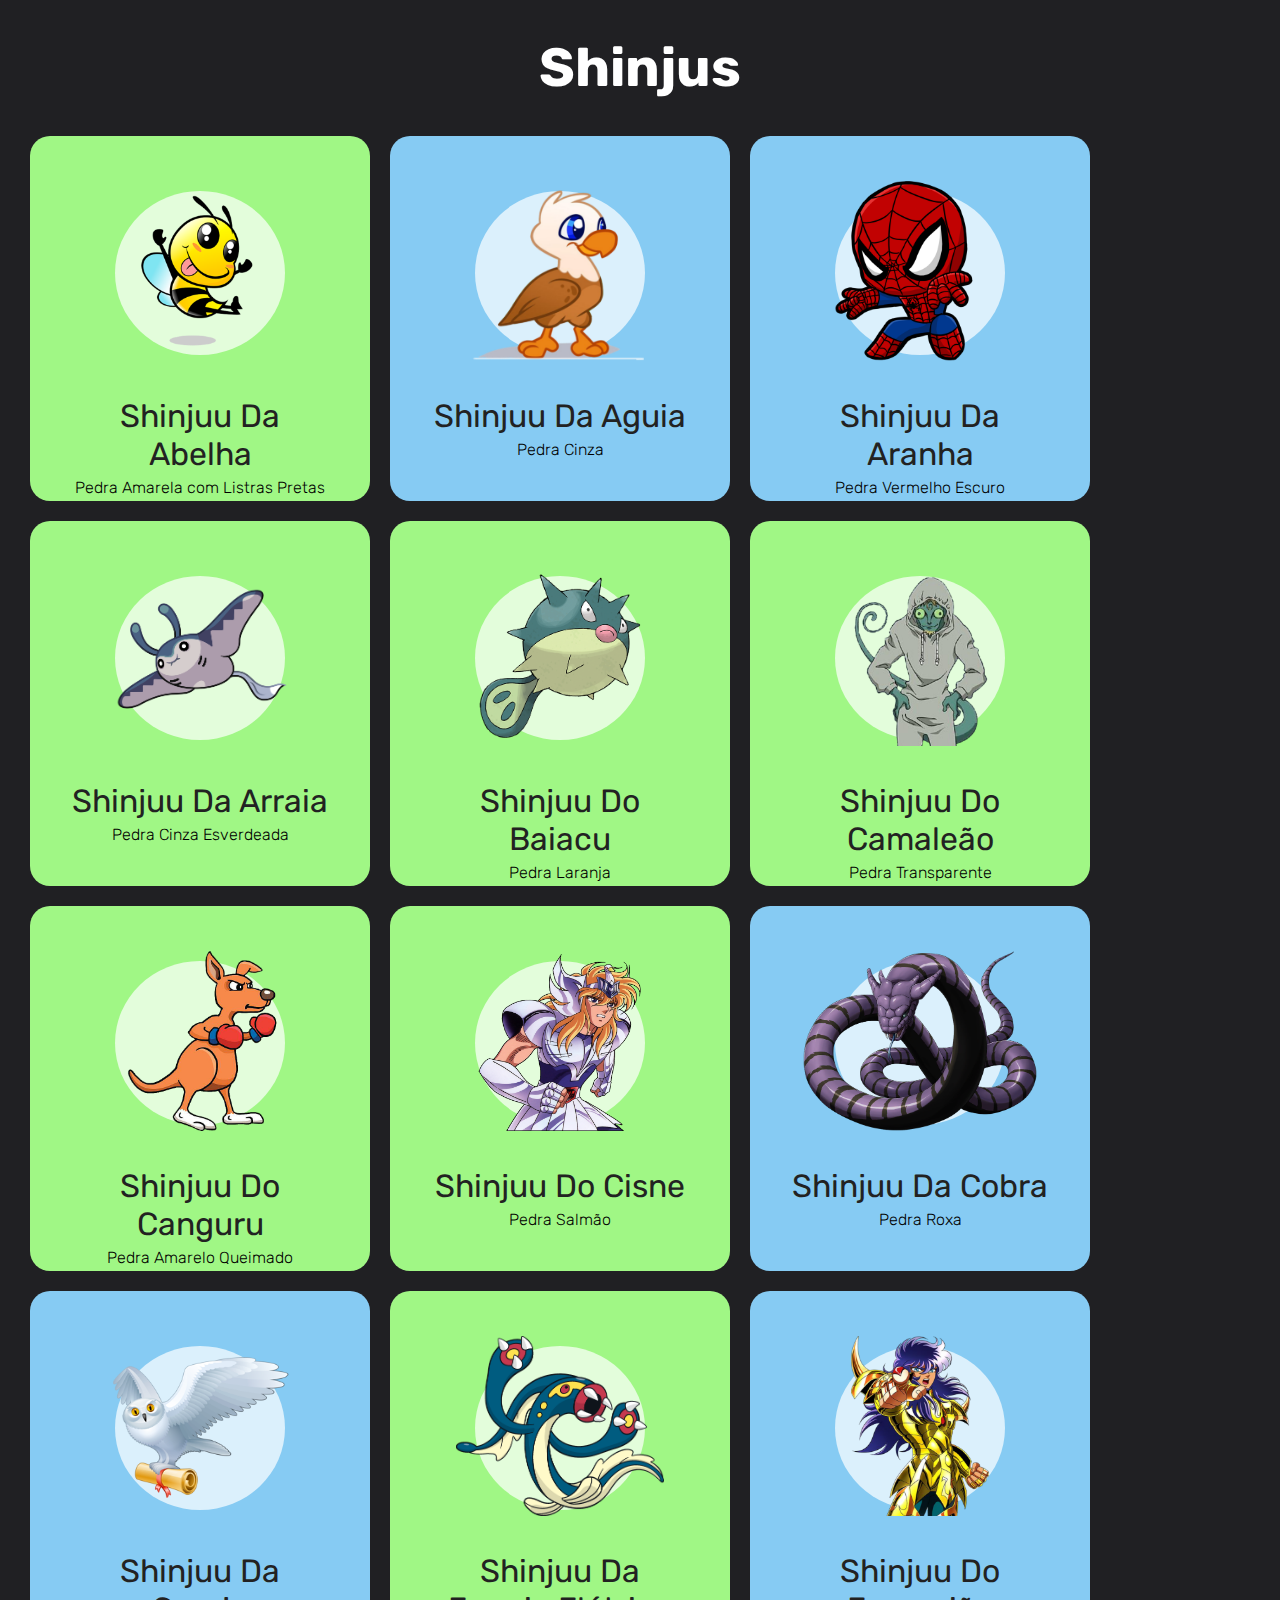
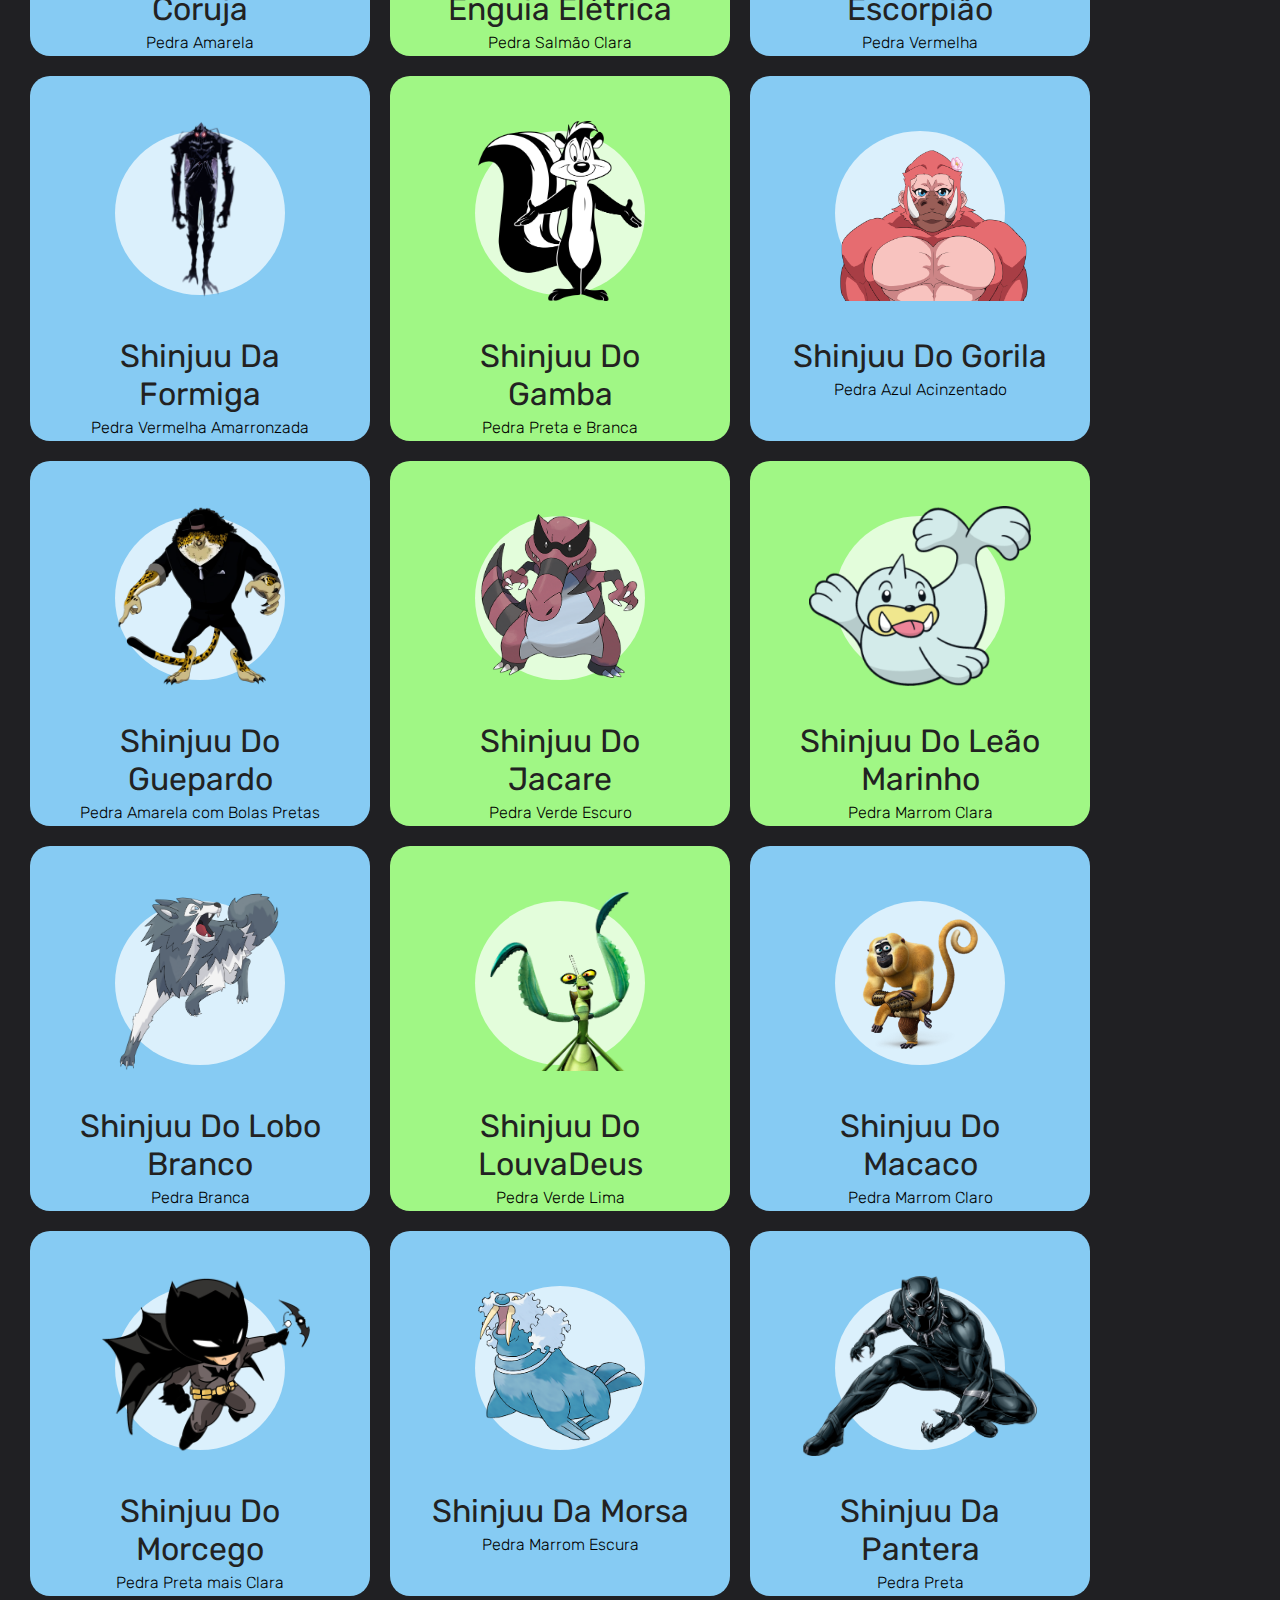
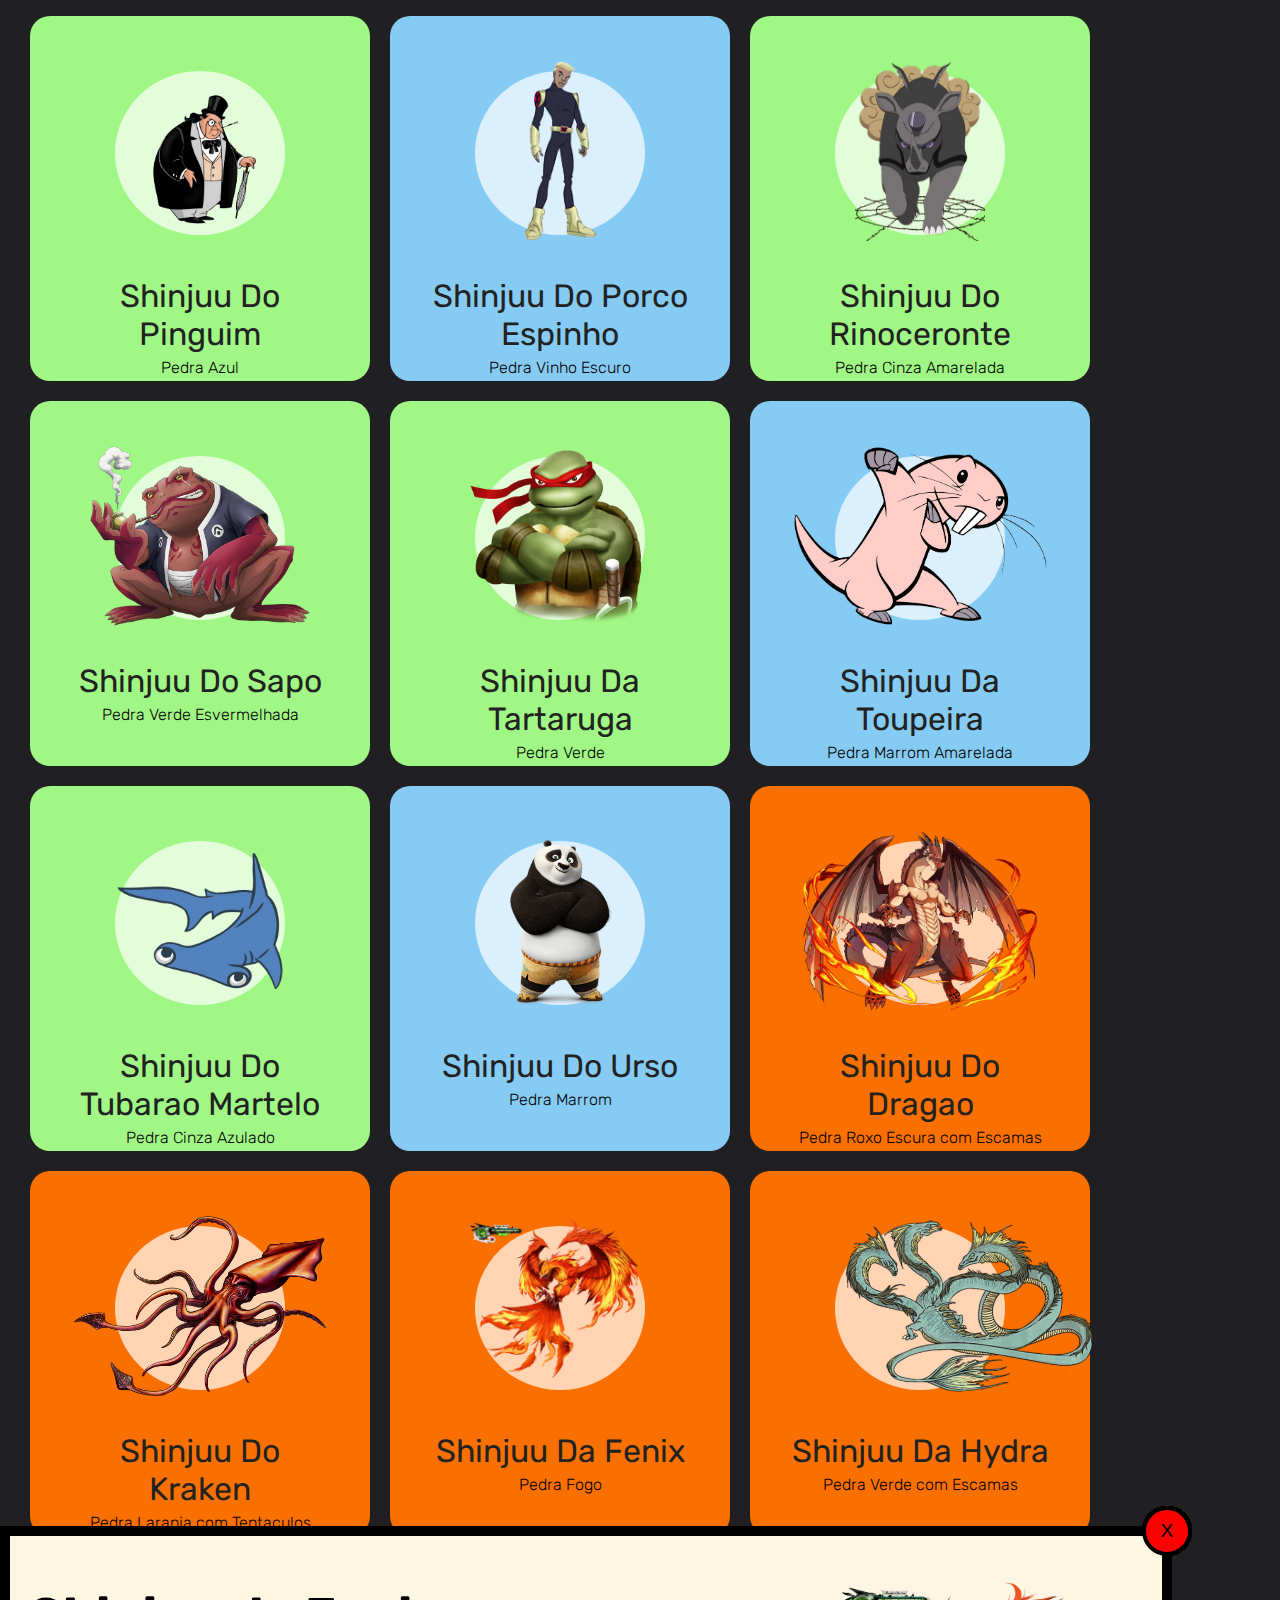
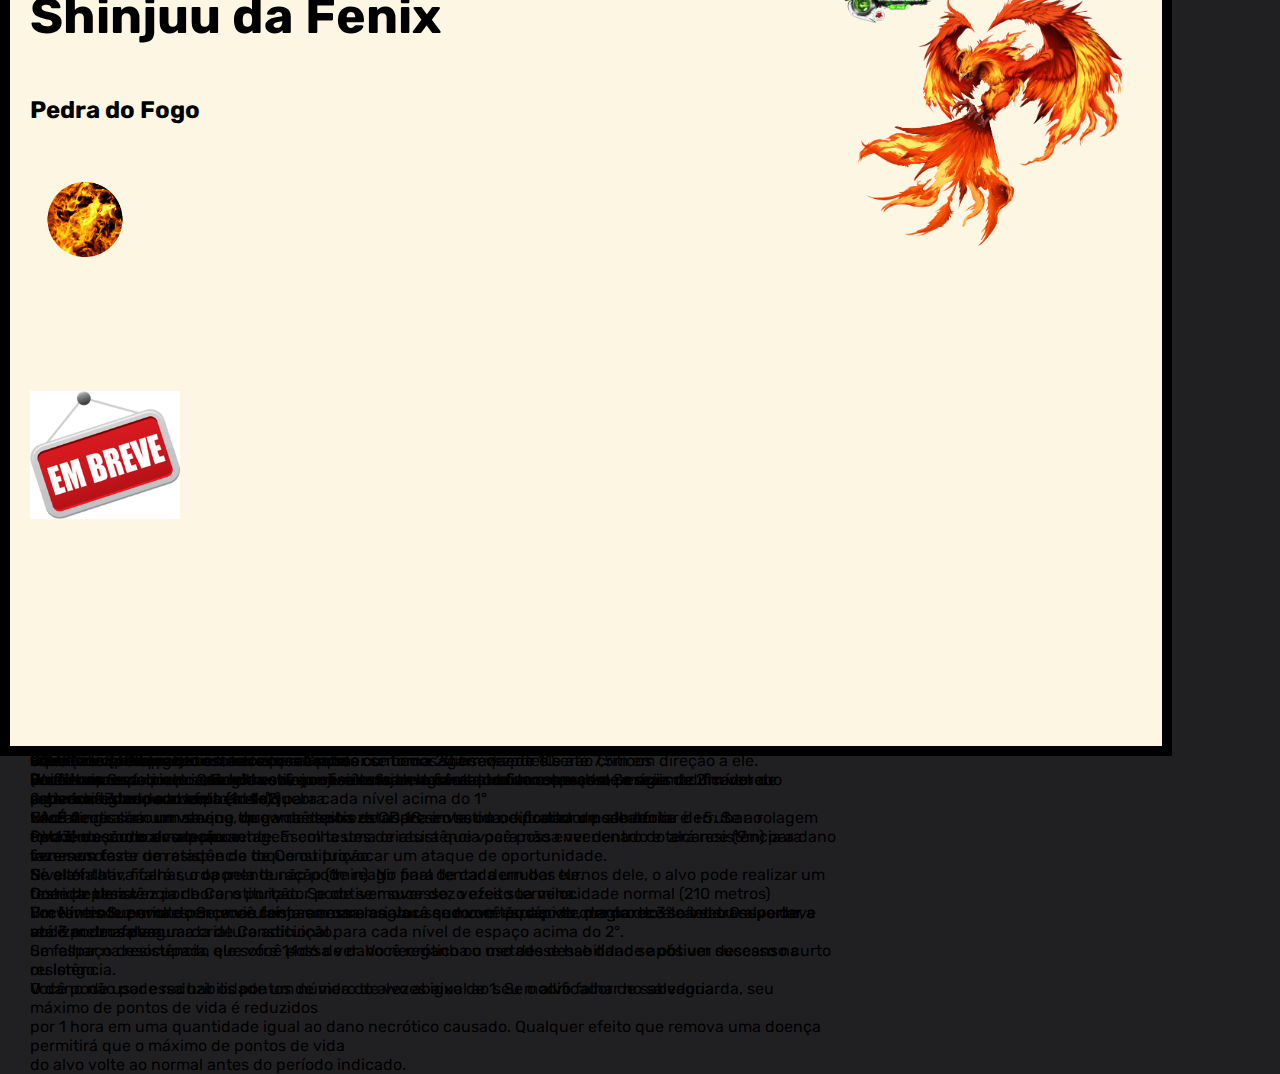
<file: desktop-version.html>
<!DOCTYPE html>
<html lang="pt-br">
    <head>
        <meta charset="UTF-8">
        <title>Shinjuus</title>
        <link rel="shortcut icon" href="Imagens/FavIcon/D&D.png" />
        <link rel="stylesheet" href="./style.css" />
        <link href="https://fonts.googleapis.com/css?family=Rubik&display=swap" rel="stylesheet" />
    
    
    </head>
    <body class="desktop">

        <h1>Shinjus</h1> 

        <div class="container" >

            <li class="card Abelha">
                <img class="card-image " src="Imagens/Abelha.png"</img>
                <h2 class="card-title">Shinjuu da Abelha</h2>
                <p class="card-subtitle">Pedra Amarela com Listras Pretas</p>
            </li> 
            <li class="card Aguia">
                <img class="card-image " src="Imagens/Aguia.png"</img>
                <h2 class="card-title">Shinjuu da Aguia</h2>
                <p class="card-subtitle">Pedra Cinza</p>
            </li> 
            <li class="card Aranha">
                <img class="card-image " src="Imagens/Aranha.png"</img>
                <h2 class="card-title">Shinjuu da Aranha</h2>
                <p class="card-subtitle">Pedra Vermelho Escuro</p>
            </li> 
            <li class="card Arraia">
                <img class="card-image " src="Imagens/Arraia.png"</img>
                <h2 class="card-title">Shinjuu da Arraia</h2>
                <p class="card-subtitle">Pedra Cinza Esverdeada</p>
            </li> 
            <li class="card Baiacu">
                <img class="card-image " src="Imagens/Baiacu.png"</img>
                <h2 class="card-title">Shinjuu do Baiacu</h2>
                <p class="card-subtitle">Pedra Laranja</p>
            </li> 
            <li class="card Camaleao">
                <img class="card-image " src="Imagens/Camaleao.png"</img>
                <h2 class="card-title">Shinjuu do Camaleão</h2>
                <p class="card-subtitle">Pedra Transparente</p>
            </li> 
            <li class="card Canguru">
                <img class="card-image " src="Imagens/Canguru.png"</img>
                <h2 class="card-title">Shinjuu do Canguru</h2>
                <p class="card-subtitle">Pedra Amarelo Queimado</p>
            </li> 
            <li class="card Cisne">
                <img class="card-image " src="Imagens/Cisne.png"</img>
                <h2 class="card-title">Shinjuu do Cisne</h2>
                <p class="card-subtitle">Pedra Salmão</p>
            </li> 
            <li class="card Cobra">
                <img class="card-image " src="Imagens/Cobra.png"</img>
                <h2 class="card-title">Shinjuu da Cobra</h2>
                <p class="card-subtitle">Pedra Roxa</p>
            </li> 
            <li class="card Coruja">
                <img class="card-image " src="Imagens/Coruja.png"</img>
                <h2 class="card-title">Shinjuu da Coruja</h2>
                <p class="card-subtitle">Pedra Amarela</p>
            </li> 
            <li class="card Enguia">
                <img class="card-image " src="Imagens/Enguia.png"</img>
                <h2 class="card-title">Shinjuu da Enguia Elétrica</h2>
                <p class="card-subtitle">Pedra Salmão Clara</p>
            </li> 
            <li class="card Escorpiao">
                <img class="card-image " src="Imagens/Escorpiao.png"</img>
                <h2 class="card-title">Shinjuu do Escorpião</h2>
                <p class="card-subtitle">Pedra Vermelha</p>
            </li> 
            <li class="card Formiga">
                <img class="card-image " src="Imagens/Formiga.png"</img>
                <h2 class="card-title">Shinjuu da Formiga</h2>
                <p class="card-subtitle">Pedra Vermelha Amarronzada</p>
            </li> 
            <li class="card Gamba">
                <img class="card-image " src="Imagens/Gamba.png"</img>
                <h2 class="card-title">Shinjuu do Gamba</h2>
                <p class="card-subtitle">Pedra Preta e Branca</p>
            </li> 
            <li class="card Gorila">
                <img class="card-image " src="Imagens/Gorila.png"</img>
                <h2 class="card-title">Shinjuu do Gorila</h2>
                <p class="card-subtitle">Pedra Azul Acinzentado</p>
            </li> 
            <li class="card Guepardo">
                <img class="card-image " src="Imagens/Guepardo.png"</img>
                <h2 class="card-title">Shinjuu do Guepardo</h2>
                <p class="card-subtitle">Pedra Amarela com Bolas Pretas</p>
            </li> 
            <li class="card Jacare">
                <img class="card-image " src="Imagens/Jacare.png"</img>
                <h2 class="card-title">Shinjuu do Jacare</h2>
                <p class="card-subtitle">Pedra Verde Escuro</p>
            </li> 
            <li class="card LeaoMarinho">
                <img class="card-image " src="Imagens/Leao Marinho.png"</img>
                <h2 class="card-title">Shinjuu do Leão Marinho</h2>
                <p class="card-subtitle">Pedra Marrom Clara</p>
            </li> 
            <li class="card Lobo">
                <img class="card-image " src="Imagens/Lobo.png"</img>
                <h2 class="card-title">Shinjuu do Lobo Branco</h2>
                <p class="card-subtitle">Pedra Branca</p>
            </li> 
            <li class="card LouvaDeus">
                <img class="card-image " src="Imagens/louva deus.png"</img>
                <h2 class="card-title">Shinjuu do LouvaDeus</h2>
                <p class="card-subtitle">Pedra Verde Lima</p>
            </li> 
            <li class="card Macaco">
                <img class="card-image " src="Imagens/Macaco.png"</img>
                <h2 class="card-title">Shinjuu do Macaco</h2>
                <p class="card-subtitle">Pedra Marrom Claro</p>
            </li> 
            <li class="card Morcego">
                <img class="card-image " src="Imagens/Morcego.png"</img>
                <h2 class="card-title">Shinjuu do Morcego</h2>
                <p class="card-subtitle">Pedra Preta mais Clara</p>
            </li> 
            <li class="card Morsa">
                <img class="card-image " src="Imagens/Morsa.png"</img>
                <h2 class="card-title">Shinjuu da Morsa</h2>
                <p class="card-subtitle">Pedra Marrom Escura</p>
            </li> 
            <li class="card Pantera">
                <img class="card-image " src="Imagens/Pantera.png"</img>
                <h2 class="card-title">Shinjuu da Pantera</h2>
                <p class="card-subtitle">Pedra Preta</p>
            </li> 
            <li class="card Pinguim">
                <img class="card-image " src="Imagens/pinguim.png"</img>
                <h2 class="card-title">Shinjuu do Pinguim</h2>
                <p class="card-subtitle">Pedra Azul</p>
            </li> 
            <li class="card PorcoEspinho">
                <img class="card-image " src="Imagens/Porco Espinho.png"</img>
                <h2 class="card-title">Shinjuu do Porco Espinho</h2>
                <p class="card-subtitle">Pedra Vinho Escuro</p>
            </li> 
            <li class="card Rinoceronte">
                <img class="card-image " src="Imagens/Rinoceronte.png"</img>
                <h2 class="card-title">Shinjuu do Rinoceronte</h2>
                <p class="card-subtitle">Pedra Cinza Amarelada</p>
            </li> 
            <li class="card Sapo">
                <img class="card-image " src="Imagens/Sapo.png"</img>
                <h2 class="card-title">Shinjuu do Sapo</h2>
                <p class="card-subtitle">Pedra Verde Esvermelhada</p>
            </li> 
            <li class="card Tartaruga">
                <img class="card-image " src="Imagens/Tartaruga.png"</img>
                <h2 class="card-title">Shinjuu da Tartaruga</h2>
                <p class="card-subtitle">Pedra Verde</p>
            </li> 
            <li class="card Toupeira">
                <img class="card-image " src="Imagens/Toupeira.png"</img>
                <h2 class="card-title">Shinjuu da Toupeira</h2>
                <p class="card-subtitle">Pedra Marrom Amarelada</p>
            </li> 
            <li class="card TubaraoMartelo">
                <img class="card-image " src="Imagens/Tubarao Martelo.png"</img>
                <h2 class="card-title">Shinjuu do Tubarao Martelo</h2>
                <p class="card-subtitle">Pedra Cinza Azulado</p>
            </li> 
            <li class="card Urso">
                <img class="card-image " src="Imagens/Urso.png"</img>
                <h2 class="card-title">Shinjuu do Urso</h2>
                <p class="card-subtitle">Pedra Marrom</p>
            </li> 
            <li class="card Dragao">
                <img class="card-image " src="Imagens/Dragao.png"</img>
                <h2 class="card-title">Shinjuu do Dragao</h2>
                <p class="card-subtitle">Pedra Roxo Escura com Escamas</p>
            </li> 
            <li class="card Kraken">
                <img class="card-image " src="Imagens/Kraken.png"</img>
                <h2 class="card-title">Shinjuu do Kraken</h2>
                <p class="card-subtitle">Pedra Laranja com Tentaculos</p>
            </li> 
            <li class="card Fenix">
                <img class="card-image " src="Imagens/Fenix.png"</img>
                <h2 class="card-title">Shinjuu da Fenix</h2>
                <p class="card-subtitle">Pedra Fogo</p>
            </li> 
            <li class="card Hydra">
                <img class="card-image " src="Imagens/Hydra.png"</img>
                <h2 class="card-title">Shinjuu da Hydra</h2>
                <p class="card-subtitle">Pedra Verde com Escamas</p>
            </li> 
         
        </div>

       <div id="modalAbelha" class="modal-container">
           <div class="modal">
               <button class="fechar">X</button>
                <div><h3>Shinjuu da Abelha<br></h3>
                    <h2> Pedra Amarela com listras Pretas<br></h2><img src="Imagens/Pedra/Abelha.png"></img>
                </div>
                <div><br><br><br><br>
                <p>6m de deslocamento de vôo
                    Acertar: proficiência+destreza+2<br>
                    Dano: 1d4 + destreza + 3<br>          
                    Ao acertar um ataque, o dano se torna contínuo venenoso e necrótico, repetindo 1d4 de rodadas<br>      
                    - Você não precisa realizar o ataque, apenas rolar o dano. Caso ataque novamente,
                    é zerado o número de rodadas e você pode rolar o d4 de rodadas novamente. <br>
                    - Se for um ataque crítico, todos os ataques contínuos subsequentes serão críticos</p>
                </div>      
                    <div class="modal-img">
                        
                        <img src="Imagens/Abelha.png"> </img>
                    </div>                   
           </div>
       </div>

       <div id="modalAguia" class="modal-container">
            <div class="modal">
                <button class="fechar">X</button>
                <div><h3>Shinjuu da Águia<br></h3>
                    <h2> Pedra Cinza<br></h2><img src="Imagens/Pedra/Aguia.png"></img>
                </div>
                <div><br><br><br><br>
                    <p>Você ganha a visão aguçada da águia. <br>
                        Você pode ver até 5 quilômetros de distância sem dificuldade, <br>
                        podendo diferenciar os menores detalhes como se estivesse olhando para algo a não mais do que 30 metros de você.<br>
                        Além disso, a penumbra não impõe desvantagem nos seus testes de Sabedoria (Percepção).<br>
                        Deslocamento de vôo 18m<br>
                        Vantagens em ataques a distância
                    </p>
                </div>      
                <div class="modal-img">   
                    <img src="Imagens/Aguia.png"> </img>
                </div>                   
            </div>
        </div>

        <div id="modalAranha" class="modal-container">
            <div class="modal">
                <button class="fechar">X</button>
                <div><h3>Shinjuu da Aranha<br></h3>
                     <h2> Pedra Vermelho Escuro<br></h2><img src="Imagens/Pedra/Aranha.png"></img>
                </div>
                <div><br><br><br><br>
                    <p>O portador recebe a habilidade de se mover para cima, para baixo e através de superfícies verticais
                        e de cabeça para baixo pelos tetos, enquanto deixa suas mãos livres.<br> O alvo também ganha deslocamento
                        de escalada igual a seu deslocamento de caminhada.<br>
                        O portador ignora as restrições de movimento causadas pela teia.<br>       
                        Ataque com Arma à Distância:<br>     
                        Alcance 60/180, um alvo.<br>     
                        Acertar: Proficiência + Destreza + 2<br>           
                        Dano: 1d6+Destreza+2 de dano de concussão e o alvo é impedido por teia. Com uma ação, a criatura impedida<br>
                        pode fazer um teste de Força (CD 8 + modificador de sabedoria + Proficiência), escapando da teia em um sucesso. O efeito termina se a teia for destruída.  <br>                   
                        A teia tem CA 10, 10 pontos de vida, resistência a dano de concussão e imunidade a veneno e dano psíquico.<br>    
                        Ataque com Arma à Distância:<br>
                        Alcance 60/180, um alvo. <br>
                        Acertar: proficiência + Destreza + 2 <br>  
                        Acerto: O alvo é agarrado (CD modificador de sabedoria + proficiência para escapar). <br>              
                        Até que o agarrão termine, o alvo está impedido e tem desvantagem em testes de Força e testes de resistência de Força .<br>                                    
                        O portador pode puxar uma criatura Grande ou menor agarrada por ele até 7,5m em direção a ele.<br>        
                    </p>
                </div>      
                <div class="modal-img">   
                    <img src="Imagens/Aranha.png"> </img>
                </div>                   
            </div>
        </div>
        <div id="modalArraia" class="modal-container">
            <div class="modal">
                <button class="fechar">X</button>
                <div><h3>Shinjuu da Arraia<br></h3>
                     <h2> Pedra Cinza Esverdeada<br></h2><img src="Imagens/Pedra/Arraia.png"></img>
                </div>
                <div>
                    <p><br><br><br><br>
                        Essa shinju lhe oferece uma espada que você pode invocar por meio de uma ação bônus, caso esteja desarmado,<br>
                        pode realizar um ataque com ela causando 1d8 + o dano mágico dela (2) somando ainda o modificador de força (x)<br>
                        Ataque: Proficiência (x) + 4 (caso tenha invocado ela pela primeira vez) +2 contínuo<br>
                        Dano: 1d8 + 2 dano mágico + força<br>
                        20 natural faz necrosar a parte atingida causando veneno ao portador, e se ele falhar num teste de constituição <br>
                        CD: 8 + proficiência + modificador de força<br>
                        Respiração na água <br>
                    </p>
                </div>      
                <div class="modal-img">   
                    <img src="Imagens/Arraia.png"> </img>
                </div>                   
            </div>
        </div>
        <div id="modalBaiacu" class="modal-container">
            <div class="modal">
                <button class="fechar">X</button>
                <div><h3>Shinjuu dO Baiacu<br></h3>
                     <h2> Pedra Laranja<br></h2><img src="Imagens/Pedra/Baiacu.png"></img>
                </div>
                <div>
                    <p><br><br><br><br>
                        Aumente o seu valor de Força e Constituição em 2, até um total de 20 enquanto a shinju estiver ativa. <br>
                        Caso já seja 20, esse valor pode ser excedido.<br>
                        Seu corpo agora é capaz de se expandir, ao realizar essa expansão, espinhos crescem ao redor dele.<br>
                        Eles são armas naturais que você pode usar para fazer ataques desarmados, mas funcionam como mágicos para superar qualquer desvantagem.<br>
                        Você pode expandir apenas uma parte específica do seu corpo, como o seu braço.                       <br>                  
                        Acertar: Proficiência + Força                        <br>
                        Dano: Perfurante e de concusao, 1d12 +                        <br>
                        seu modificador de força                                      <br>           
                        Você ganha um bônus de +1 em sua CA enquanto não estiver usando armaduras.<br>
                        Com uma ação, você pode fazer com que seu corpo se expanda e brotem os espinhos detodo o seu corpo. Você causa 2d12 + modificador de força,<br>
                         de dano perfurante a qualquer criatura que esteja a 1,5m de você.<br>
                         A criatura é arremessada a 1,5m e deve realizar um teste de força CD 8+proficiência+modificador de sabedoria. Caso o resultado seja -10 a sua CD, ele está caído.   <br>                  
                        Ao acertar um ataque, o dano se torna contínuo venenoso e necrótico, repetindo 1d4 de rodadas (1d4 venenoso + força + 3)                   <br>                            
                        - Você não precisa realizar o ataque, apenas rolar o dano. Caso ataque novamente, é zerado o número de rodadas e você pode rolar o d4 de rodadas novamente.  <br>                      
                        - Se for um ataque crítico, todos os ataques contínuos subsequentes serão críticos<br>
                    </p>
                </div>      
                <div class="modal-img">   
                    <img src="Imagens/Baiacu.png"> </img>
                </div>                   
            </div>
        </div>
        <div id="modalCamaleao" class="modal-container">
            <div class="modal">
                <button class="fechar">X</button>
                <div><h3>Shinjuu do Camaleão<br></h3>
                     <h2> Pedra Transparente<br></h2><img src="Imagens/Pedra/Camaleao.png"></img>
                </div>
                <div>
                    <p ><br><br><br><br>
                        Essa shinju é capaz de copiar qualquer outra shinju que esteja a um raio de<br> 
                        12 metros,ela também pode deixar seu portador invisível. <br>
                        Você pode copiar um número de shinjus igual ao seu modificador de sabedoria. <br>
                        Para fazer isso você deve realizar um teste de concentração.<br>
                        Você pode repetir um teste falho uma vez a cada descanso curto. Ao copiar a<br> 
                        shinju, ela fica copiada até você liberar a energia. <br>
                        Seus números modificadores funcionam como slots, se todos os slots<br>
                        estiverem ocupados,você pode liberar a energia de um. <br>
                        Caso libere a energia de uma shinju, ela só poderá ser copiada novamente<br>
                        depois de 1d6 de dias.<br>
                        Cargas (Modificador de Sabedoria)<br>
                        Invisibilidade (1 carga)<br>
                        Qualquer coisa que o portador esteja vestindo ou carregando fica invisível<br>
                        enquanto estiver em sua posse. <br>
                        Essa invisibilidade termina caso você seja algo de um ataque ou conjure uma magia. <br>
                        (Você pode gastar uma carga a mais dessa shinju caso esteja em contato com outro alvo,<br>
                        podendo estender o efeito à ela)<br>
                        Invisibilidade maior (3 cargas)<br>
                        Você se torna invisível, qualquer coisa que estiver vestindo ou carregando<br>
                        fica invisível enquanto estiver em sua posse. <br>
                        (Você usar essa propriedade da shinju caso esteja em contato com outro alvo,<br>
                        podendo estender o efeito à ela)<br>
                    </p>
                </div>      
                <div class="modal-img">   
                    <img src="Imagens/Camaleao.png"> </img>
                </div>                   
            </div>
        </div>
        <div id="modalCanguru" class="modal-container">
            <div class="modal">
                <button class="fechar">X</button>
                <div><h3>Shinjuu do Canguru<br></h3>
                     <h2> Pedra Amarelo Queimado<br></h2><img src="Imagens/Pedra/Canguru.png"></img>
                </div>
                <div>
                    <p><br><br><br><br>
                        Ataque desarmado: <br>
                        Acertar: Destreza + Proficiência<br>
                        Dano: 2d6 + Destreza + 3<br>
                        Sempre que acertar um ataque desarmado, você pode realizar um chute como uma ação bônus<br>
                         (Pode usar um número de vezes igual ao seu modificador de sabedoria)<br>
                        Crítico: Quebra o osso do adversário e ele tem desvantagem no próximo ataque<br>
                        Seu salto é dobrado<br>
                    </p>
                </div>      
                <div class="modal-img">   
                    <img src="Imagens/Canguru.png"> </img>
                </div>                   
            </div>
        </div>
        <div id="modalCisne" class="modal-container">
            <div class="modal">
                <button class="fechar">X</button>
                <div><h3>Shinjuu do Cisne<br></h3>
                     <h2> Pedra Salmão<br></h2><img src="Imagens/Pedra/Cisne.png"></img>
                </div>
                <div>
                    <p><br><br><br><br>
                        Ao estabilizar uma criatura morrendo, a criatura recupera 1 ponto de vida, ao invés disso. <br>
                        Com uma ação bônus, você pode tocar em uma criatura e restaurar 5d10 + X pontos de vida (X = Seu modificador de sabedoria) <br>
                        mais uma quantidade de pontos de vida adicionais igual ao número total de Dados de Vida da criatura. <br>
                        A criatura não pode recuperar pontos de vida através dessa habilidade novamente até ter terminado um descanso curto ou longo. <br>
                        (O usuário pode usar nele mesmo)<br>
                        Você pode curar 1d6 de vida com uma ação bônus um número de vezes igual ao seu modificador de sabedoria. <br>
                        Pode usar dessa propriedade completa ou dividir em partes. <br>
                        (Ex: Caso tenha +5 sabedoria, pode usar 3 dados e na próxima rodada usar mais 2.) <br>
                        Alternativamente, você pode gastar uma carga dessa habilidade para proteger um aliado de algum ataque que saia de você.<br>
                        Você gasta uma carga para cada aliado que deseja proteger. <br>
                        Você também pode gastar 2 usos dessa propriedade para criar um escudo ao seu redor, ou ao redor de um aliado para gerar resistência a um determinado ataque.<br>
                        Se o ataque chegar a CA do alvo deste escudo + O modificador de sabedoria do portador dessa shinju, o escudo é quebrado. <br>
                        Ex: Um ataque com uma espada é realizado e o atacante tira 20, sua CA é 15 e o seu modificador de sabedoria é +5, logo, o escudo é quebrado.<br>
                        Se for necessário um saving throw, e o resultado dele for abaixo do esperado - o seu modificador de sabedoria, o escudo também se quebra.<br>
                        Ex: É necessário um saving throw de destreza CD 18, e o seu modificador de sabedoria é +5. Se a rolagem for 13, o escudo desaparece. <br>
                    </p>
                </div>      
                <div class="modal-img">   
                    <img src="Imagens/Cisne.png"> </img>
                </div>                   
            </div>
        </div>
        <div id="modalCobra" class="modal-container">
            <div class="modal">
                <button class="fechar">X</button>
                <div><h3>Shinjuu do Cobra<br></h3>
                     <h2> Pedra Roxo<br></h2><img src="Imagens/Pedra/Cobra.png"></img>
                </div>
                <div>
                    <p>
                        Acertar: Proficiência+Força, alcance 1,5 m, uma criatura. <br>
                        Dano: 1d8 + força de dano de concussão e o alvo está agarrado. Até o agarrão terminar,<br>
                        a criatura estará impedida e a cobra não poderá constringir outro alvo.                       <br>
                        Se o alvo não conseguir se soltar, você pode rolar o dano sem acertar a CA dele           <br>                                
                        Percepção às cegas 9m                                           <br>
                        A quantidade de vezes que você pode usar as magias escala de acordo com os espaços de magia para o Druida<br>                  
                        Truque:<br>
                        Rajada de veneno:<br>
                        Você ergue sua mão em direção de uma criatura que você possa ver, dentro do alcance e projeta um sopro de gás tóxico da sua palma.<br>
                        A criatura deve ser bem sucedida num salvaguarda de Constituição ou sofrerá 1d12 de dano venenoso.<br>
                        O dano dessa magia aumenta em 1d12 quando você alcança o 5° nível (2d12), 11° nível (3d12) e 17° nível (4d12).<br>
                        Nível 1:<br>
                        Detectar veneno ou doença:<br>
                        Pela duração, você sente a presença e localização de venenos, criaturas venenosas e doenças a até 9 metros de você. <br>
                        Você também identifica o tipo de veneno, criatura venenosa ou doença em cada caso.<br>
                        A magia pode penetrar a maioria das barreiras, mas é bloqueada por 30 centímetros de rocha, 2,5 centímetros de metal comum,<br>
                        uma fina camada de chumbo, ou 90 centímetros de madeira ou terra.<br>
                        Nível 2:<br>
                        Proteção contra veneno:<br>
                        Você toca uma criatura. Se ela estiver envenenada, você neutraliza o veneno. Se mais de um veneno estiver afligindo o alvo, <br>
                        você neutraliza um veneno, que você saiba estar presente, ou neutraliza um aleatório.<br>
                        Pela duração, o alvo terá vantagem em testes de resistência para não envenenado e terá resistência a dano venenoso.<br>
                        Nível 6:<br>
                        Doença plena:<br>
                        Você introduz uma doença virulenta em uma criatura que você puder ver, dentro do alcance. O alvo deve realizar um salvaguarda de Constituição.<br>
                        Se falhar na resistência, ele sofre 14d6 de dano necrótico ou metade desse dano se obtiver sucesso na resistência. <br>
                        O dano não pode reduzir os pontos de vida do alvo abaixo de 1. Se o alvo falhar no salvaguarda, seu máximo de pontos de vida é reduzidos <br>
                        por 1 hora em uma quantidade igual ao dano necrótico causado. Qualquer efeito que remova uma doença permitirá que o máximo de pontos de vida <br>
                        do alvo volte ao normal antes do período indicado.<br>
                    </p>
                </div>      
                <div class="modal-img">   
                    <img src="Imagens/Cobra.png"> </img>
                </div>                   
            </div>
        </div>
        <div id="modalCoruja" class="modal-container">
            <div class="modal">
                <button class="fechar">X</button>
                <div><h3>Shinjuu do Coruja<br></h3>
                     <h2> Pedra Amarela<br></h2><img src="Imagens/Pedra/Coruja.png"></img>
                </div>
                <div>
                    <p><br><br><br><br>
                        
                        Deslocamento de vôo 18m <br>
                        Visão no escuro 36m <br>
                        Seu valor de sabedoria se torna 20, caso já seja, você ganha +2 <br>
                        Vantagem em testes de sabedoria (percepção) relacionados a visão e audição<br>
                        (Cargas == Modificador de Sabedoria)<br>
                        Você recebe +5 de bônus em iniciativa. (1 carga)<br>
                        Outras criaturas não ganham vantagem nas jogadas de ataque contra você por não serem visíveis por você.(1 Carga)<br>
                        O portador dessa shinju não provoca ataques de oportunidade quando sai voando para fora do alcance do inimigo (1 Carga)<br>

                    </p>
                </div>      
                <div class="modal-img">   
                    <img src="Imagens/Coruja.png"> </img>
                </div>                   
            </div>
        </div>
        <div id="modalEnguia" class="modal-containerG">
            <div class="modal">
                <button class="fechar">X</button>
                <div><h3>Shinjuu do Enguia Eletrica<br></h3>
                     <h2> Pedra Salmão Clara<br></h2><img src="Imagens/Pedra/Enguia.png"></img>
                </div>
                <div>
                    <p>
                      
                        Deslocamento aquático 12m <br>

                        Constrição: <br>
                        Acertar: Proficiência+Força, alcance 1,5 m, uma criatura. <br>
                        Dano: 1d8 + força de dano de concussão e o alvo está agarrado. Até o agarrão terminar, a criatura estará impedida e a cobra não poderá constringir outro alvo.<br>
                        Se o alvo não conseguir se soltar, você pode rolar o dano sem acertar a CA dele<br>
                        A quantidade de vezes que você pode usar as magias escala de acordo com os espaços de magia para o Druida<br>
                        Truques:<br>
                        - Você cria um açoite de energia elétrica que golpeia uma criatura, à sua escolha, que você possa ver, dentro do alcance. O alvo deve ser bem sucedido num teste<br>
                        de resistência de Força ou será puxado até 3 metros [10 feet] em linha reta na sua direção e então, sofrerá 1d8 de dano elétrico se estiver a até 1,5 metro [5 feet] de você.<br>
                        O dano dessa magia aumenta em 1d8 quando você alcança o 5° nível (2d8), 11° nível (3d8) e 17° nível (4d8).<br>
                        - Eletricidade surge da sua mão para transmitir um choque em uma criatura que você tentar tocar. Faça um ataque corpo-a-corpo com magia contra o alvo. Você tem vantagem na jogada<br>
                        de ataque se o alvo estiver vestindo qualquer armadura de metal. Se atingir, o alvo sofre 1d8 de dano elétrico e não pode usar reações até o início do próximo turno dele.<br>
                        O dano da magia aumenta em 1d8 quando você alcança o 5° nível (2d8), 11° nível (3d8) e 17° nível (4d8).<br>
                        Nível 3:<br>
                        (Concentração, Alcance 18m)<br>
                        - Seu corpo começa a ser envolto por raios, cada criatura que você deseje atingir deve realizar um teste de resistência de Destreza. Uma criatura sofre 3d10 de dano elétrico se falhar no teste,<br>
                        ou metade desse dano se passar. Em cada um dos seus turnos, até a magia acabar (10min), você pode usar sua ação para arremessar um raio novamente.<br>
                        Se você estiver a céu aberto em condições tempestuosas quando conjurar essa habilidade, você receberá uma descarga de energia, e sob tais condições, o dano da magia aumenta em 1d10.<br>
                        Em Níveis Superiores. Se você conjurar essa magia usando um espaço de magia de 4° nível ou superior, o dano aumenta em 1d10 para cada nível do espaço acima do 3°.<br>
                        - Da próxima vez que você realizar um ataque com uma arma à distância, a munição da arma ou a própria arma, se ela for uma arma de arremesso, se envolve por raios. Realize uma jogada de ataque normal.<br>
                        O alvo sofre 4d8 de dano elétrico se atingir ou metade desse dano se errar, ao invés do dano normal da arma.<br>
                        Independentemente de você acertar ou errar, cada criatura a até 3 metros do alvo deve realizar um teste de resistência de Destreza. Cada uma dessas criaturas sofre 2d8 de dano elétrico se falhar<br>
                        na resistência ou metade desse dano se obtiver sucesso.<br>
                        Em Níveis Superiores. Quando você conjurar essa magia usando um espaço de magia de 4° nível ou superior, o dano de ambos os efeitos da magia aumenta em 1d8 para cada nível do espaço acima do 3°.<br>
                        - Um relâmpago forma uma linha de 30 metros [100 feet] de comprimento e 1,5 metro [5 feet] de largura que é disparado por você em uma direção, à sua escolha. 
                        Cada criatura na linha deve realizar um teste de resistência de Destreza. <br>
                        Uma criatura sofre 8d6 de dano elétrico se falhar na resistência ou metade desse dano se obtiver sucesso.<br>
                        O relâmpago incendeia objetos inflamáveis na área que não estejam sendo vestidos ou carregados.<br>
                        Em Níveis Superiores. Quando você conjurar essa magia usando um espaço de magia de 4° nível ou superior, o dano aumenta em 1d6 para cada nível do espaço acima do 3°.<br>
                        - Uma esfera de 6 metros [20 feet] de raio de ar rodopiante surge do nada, centrada em você. A esfera permanece pela duração (concentração de 1min) da magia. Cada criatura na esfera<br>
                        quando ela aparece ou que termine seu turno nela, deve ser bem sucedida num teste de resistência de destreza ou sofrerá 2d6 de dano de elétrico. Até acabar, você pode usar<br>
                        uma ação bônus em cada um dos seus turnos para fazer com que um relâmpago salte do centro da esfera em direção de uma criatura, à sua escolha, a até<br>
                        18 metros [60 feet] do centro. Faça um ataque à distância com magia. Você tem vantagem na jogada de ataque se o alvo estiver dentro da esfera. Se atingir, o alvo sofre 4d6 de dano elétrico.<br>
                        Em Níveis Superiores. Quando você conjura essa magia usando um espaço de magia de 5° nível ou superior, o dano dos seus efeitos aumenta em 1d6 para cada nível do espaço acima do 4°.<br>
                        Nível 6:<br>
                        - Você cria um raio elétrico que atinge um alvo, à sua escolha, que você possa ver dentro do alcance. Três raios saltam do alvo para até três outros alvos, cada um a não mais de 
                        9 metros [30 feet] do alvo primário.<br>
                        Um alvo pode ser uma criatura ou um objeto e só pode ser alvo de um único desses raios.<br>
                        Um alvo deve realizar um teste de resistência de Destreza. O alvo sofre 10d8 de dano elétrico se falhar no teste ou metade desse dano se for bem sucedido.<br>
                        Em Níveis Superiores. Se você conjurar essa magia usando um espaço de magia de 7° nível ou superior, um raio adicional salta do alvo primário para outro alvo<br>
                        para cada nível do espaço acima do 6°.<br>

                    </p>
                </div>      
                <div class="modal-img">   
                    <img src="Imagens/Enguia.png"> </img>
                </div>                   
            </div>
        </div>
        <div id="modalEscorpiao" class="modal-container">
            <div class="modal">
                <button class="fechar">X</button>
                <div><h3>Shinjuu do Escorpião<br></h3>
                     <h2> Pedra Vermelha<br></h2><img src="Imagens/Pedra/Escorpiao.png"></img>
                </div>
                <div>
                    <p><br><br><br><br>             
                        CA 15<br>
                        Percepção às cegas 18m<br>
                        O portador dessa shinju pode projetar uma aura de rabo de escorpião, podendo atacar com ela usando sua ação bônus <br>
                        Ataque Corpo a Corpo com Arma: <br>
                        Proficiência + Força para acertar, alcance 1,5 m, uma criatura. <br>
                        Dano: 1d10 + 2 + força de dano perfurante, e o alvo deve fazer um teste de resistência de Constituição CD 8+modificador de sabedoria+proficiência ,<br>
                        sofrendo 4d10 de dano de veneno se falhar na resistência, ou metade desse dano se obtiver sucesso.<br>
                    </p>
                </div>      
                <div class="modal-img">   
                    <img src="Imagens/Escorpiao.png"> </img>
                </div>                   
            </div>
        </div>
        <div id="modalFormiga" class="modal-container">
            <div class="modal">
                <button class="fechar">X</button>
                <div><h3>Shinjuu da Formiga<br></h3>
                     <h2> Pedra Vermelha Amarronzada<br></h2><img src="Imagens/Pedra/Formiga.png"></img>
                </div>
                <div>
                    <p><br>                       
                        Percepção às cegas 18 m<br> 
                        Vantagem em testes de Sabedoria (Percepção) que dependem do cheiro.<br> 
                        Seus ataques causam 1d4 de dano extra.<br> 
                        Cargas (Modificador de Sabedoria):<br> 
                        Se você passar em um teste de força que te dê dano pela metade, <br> 
                        pode gastar essa carga para tomar metade da metade do dano, deve ser usado antes de rolar o dado (1 carga) <br> 
                        Voce ganha vantagens em testes de resistência de força (1 Carga)<br> 
                        Você pode escolher passar em um teste de força, mas antes de rolar o dado (2 cargas) <br> 
                        Você pode escolher passar em um teste de força que falhou (3 cargas)<br> 
                        Você pode causar 1d4xModificador de sabedoria de dano extra quando realizar um ataque corpo a corpo ou à distância (5 cargas)<br> 
                    </p>
                </div>      
                <div class="modal-img">   
                    <img src="Imagens/Formiga.png"> </img>
                </div>                   
            </div>
        </div>
        <div id="modalGamba" class="modal-container"> 
            <div class="modal">
                <button class="fechar">X</button>
                <div><h3>Shinjuu do Gambá<br></h3>
                     <h2> Pedra Preta e Branca<br></h2><img src="Imagens/Pedra/Gamba.png"></img>
                </div>
                <div>
                    <p><br> <br>      <br>      <br>                            
                        Você cria uma manopla com tubos que estão saindo do seu corpo<br>      
                        Você é capaz de criar uma nuvem de gás que adquire a propriedade da substância que você desejar<br>      
                    </p>
                </div>      
                <div class="modal-img">   
                    <img src="Imagens/Gamba.png"> </img>
                </div>                   
            </div>
        </div>
        <div id="modalGorila" class="modal-container"> 
            <div class="modal">
                <button class="fechar">X</button>
                <div><h3>Shinjuu do Gorila<br></h3>
                     <h2> Pedra Azul Acinzentado<br></h2><img src="Imagens/Pedra/Gorila.png"></img>
                </div>
                <div>
                    <p><br> <br>      <br>      <br>                            
                        Deslocamento de escalada 9m<br> 
                        Seu valor de força se torna 20, caso já seja, você ganha +2 <br> 
                        Proficiência em atletismo<br> 
                        Ataques múltiplos com o punho<br> 
                        Ataque com Arma Corpo a Corpo: <br> 
                        Alcance, 1,5 m, um alvo. <br> 
                        Acertar: Proficiência+Força <br> 
                        Dano: 1d6 + Força + 3 de dano de concussão.<br> 
                    </p>
                </div>      
                <div class="modal-img">   
                    <img src="Imagens/Gorila.png"> </img>
                </div>                   
            </div>
        </div>
        <div id="modalGuepardo" class="modal-container">
            <div class="modal">
                <button class="fechar">X</button>
                <div><h3>Shinjuu do Guepardo<br></h3>
                     <h2> Pedra Amarela com Bolas Pretas<br></h2><img src="Imagens/Pedra/Guepardo.png"></img>
                </div>
                <div>
                    <p>                      
                        Visão na penumbra <br> 

                        Deslocamento: 21m                    
                        O portador desta shinju pode detectar oponentes a até 9 metros pelo olfato.              <br>            
                        Se o oponente estiver contra o vento, o alcance aumenta para 18 metros; se estiver a favor do vento,<br> 
                        cai para 4,5 metros.Odores fortes, como fumaça ou lixo podre, podem ser detectados em duas vezes os intervalos mencionados acima. Aromas avassaladores,<br> 
                        como almíscar de gambá ou fedor troglodita, podem ser detectados na faixa normal tripla.                                <br>           
                        Quando uma criatura detecta um cheiro, a localização exata da fonte não é revelada – apenas sua presença em algum lugar dentro do alcance.<br> 
                        A criatura pode realizar uma ação de movimento para observar a direção do cheiro.<br> 
                        Sempre que a criatura chegar a 1,5 metro da fonte, a criatura aponta a localização da fonte.           <br>                                 
                        Uma criatura com o talento Rastrear pode seguir rastros pelo olfato, fazendo um teste de Sabedoria (ou Sobrevivência ) para encontrar ou seguir um rastro. <br> 
                        A CD típica para uma trilha fresca é 10 (não importa que tipo de superfície contém o cheiro). Esta CD aumenta ou diminui dependendo de quão forte é o odor,<br> 
                        o número de criaturas e a idade da trilha. Para cada hora que a trilha estiver fria, a CD aumenta em 2.<br> 
                        A habilidade segue as regras do talento Rastrear. Criaturas rastreadas por cheiro ignoram os efeitos das condições da superfície e baixa visibilidade.  <br>                                              
                        A água, principalmente a água corrente, arruína uma trilha para criaturas que respiram ar. Criaturas que respiram água que têm a habilidade de cheiro,<br> 
                        no entanto, podem usá-la facilmente na água.<br> 
                        Odores falsos e poderosos podem mascarar facilmente outros aromas. A presença de tal odor estraga completamente a <br> 
                        capacidade de detectar ou identificar corretamente as criaturas, <br> 
                        e a CD de Sobrevivência básica para rastrear se torna 20 em vez de 10.<br> 
                        Dois ataques:                       <br> 
                        2 garras +3 corpo a corpo (1d4+2) <br> 
                        • Ao atingir com um ataque de garra depois de usar a investida, o portador pode tentar derrubar o oponente como uma ação <br> 
                        livre sem fazer um ataque de toque ou provocar um ataque de oportunidade.<br> 
                        Se a tentativa falhar, o oponente não pode reagir para tentar derrubar ele.    <br> 
                        Corrida: Uma vez por hora, o portador pode se mover dez vezes sua velocidade normal (210 metros)                      <br>  
                        Brevemente envolto por umas faíscas amarelas, você se move tão rápido que parece se teletransportar a até 3 metros para<br> 
                         um espaço desocupado que você possa ver. Você reganha o uso desse habilidade após um descanso curto ou longo. <br> 
                         Você pode usar essa habilidade um número de vezes igual ao seu modificador de sabedoria.<br> 
                        
                    </p>
                </div>      
                <div class="modal-img">   
                    <img src="Imagens/Guepardo.png"> </img>
                </div>                   
            </div>
        </div>
        <div id="modalJacare" class="modal-container">
            <div class="modal">
                <button class="fechar">X</button>
                <div><h3>Shinjuu do Jacare<br></h3>
                     <h2> Pedra Verde Escuro<br></h2><img src="Imagens/Pedra/Jacare.png"></img>
                </div>
                <div>
                    <p><br> <br>      <br>      <br>                            
                        Deslocamento aquático 9m<br>  
                        Prender a respiração por até uma hora<br>  
                        Armadura natural: CA 17            <br>           
                        Vantagens em teste de agarrar quando o inimigo estiver submerso   <br>                      
                        - Ver o apêndice sobre criaturas agarradas                     <br>    
                        Visão noturna: 9m                      <br>  
                        - Vantagens em testes de investigação, percepção e sobrevivência <br>  
                    </p>
                </div>      
                <div class="modal-img">   
                    <img src="Imagens/Jacare.png"> </img>
                </div>                   
            </div>
        </div>
        <div id="modalLeaoMarinho" class="modal-container">
            <div class="modal">
                <button class="fechar">X</button>
                <div><h3>Shinjuu do Leão Marinho<br></h3>
                     <h2> Pedra Marron Clara<br></h2><img src="Imagens/Pedra/LeaoMarinho.png"></img>
                </div>
                <div>
                    <p><br> <br>      <br>      <br>                            
                        Deslocamento aquático 18m<br>   
                        Você é capaz de reduzir seus batimentos cardíacos e transferir a circulação para órgãos vitais,<br>   
                        como cérebro e coração, podendo reduzir seu metabolismo e utilizar um oxigênio armazenado em seu sangue. (Mecanicamente, quando ativar isso,<br>   
                        ao ficar com menos de 1 ponto de vida, você permanece em pé até levar outro dano em uma rodada subsequente) <br>   
                        Você só pode usar essa habilidade novamente depois de um descanso longo<br>   
                        Corpo massivo:<br>   
                        Você consegue aumentar o seu peso um número de vezes igual ao seu modificador de sabedoria, <br>   
                        tornando você incapaz de ser empurrado ou movido de lugar por meios físicos (1 carga, você recupera essas cargas depois de um descanso longo)<br>   
                        Atacar: Seu valor de força se torna 20 (2 cargas)<br>   
                        Força + Proficiência<br>   
                        Dano: 1d6 para cada ponto no seu modificador de sabedoria + Força + 2 de dano se concusivo. <br>   
                        Caso seja um dano crítico, você deixa o alvo inconsciente por uma rodada<br>   
                    </p>
                </div>      
                <div class="modal-img">   
                    <img src="Imagens/Leao Marinho.png"> </img>
                </div>                   
            </div>
        </div>
        <div id="modalLobo" class="modal-container"> 
            <div class="modal">
                <button class="fechar">X</button>
                <div><h3>Shinjuu do Lobo<br></h3>
                     <h2> Pedra Branca<br></h2><img src="Imagens/Pedra/Lobo.png"></img>
                </div>
                <div>
                    <p><br> <br>      <br>      <br>                            
                        Deslocamento 12m<br>      
                        Vantagem em testes de sabedoria (percepção) relacionados a audição e ao olfato.  <br>                                              
                        Você pode rastrear outras criaturas enquanto estiver viajando em ritmo acelerado,<br>      
                        e você pode mover-se furtivamente enquanto viajar em ritmo normal (veja o capítulo 8 para regras de ritmo de viagem).  <br>                                                  
                        Você ganha o talento rastrear <br>      
                        Você é capaz de multiplicar o seu deslocamento um número de vezes igual ao seu modificador de sabedoria.<br>      
                        (Essa multiplicação ocorre depois de somar todos os modificadores, e dura um número de rodadas igual ao<br>      
                         seu modificador de sabedoria) (1 carga para cada modificador)                     <br>      
                        Nova ação (2 Cargas)                          <br>      
                        Patas de lobo envolvem suas mãos e funcionam como uma arma corpo à corpo.          <br>                   
                        Acertar: Proficiência + Força                        <br>      
                        Dano: 2d4 + Força + 2                      <br>      
                    </p>
                </div>      
                <div class="modal-img">   
                    <img src="Imagens/Lobo.png"> </img>
                </div>                   
            </div>
        </div>
        <div id="modalLouvaDeus" class="modal-container">
            <div class="modal">
                <button class="fechar">X</button>
                <div><h3>Shinjuu do Louva Deus<br></h3>
                     <h2> Pedra Verde Lima<br></h2><img src="Imagens/Pedra/LouvaDeus.png"></img>
                </div>
                <div>
                    <p><br> <br>      <br>      <br>                            
                        Sua destreza fica 20, caso já seja, você ganha +2<br> 
                        A sua arma te dá 2 ataques                     <br> 
                        Acertar: Proficiência + 2 + Destreza          <br>          
                        Dano: 1d6 + 2 + Destreza                      <br> 
                        A distância do seu salto é triplicada enquanto essa shinju estiver ativa   <br>                     
                        Proficiência em acrobacias     <br> 
                    </p>
                </div>      
                <div class="modal-img">   
                    <img src="Imagens/louva deus.png"> </img>
                </div>                   
            </div>
        </div>
        <div id="modalMacaco" class="modal-container">
            <div class="modal">
                <button class="fechar">X</button>
                <div><h3>Shinjuu do Macaco<br></h3>
                     <h2> Pedra Marrom Claro<br></h2><img src="Imagens/Pedra/Macaco.png"></img>
                </div>
                <div>
                    <p><br> <br>      <br>      <br>                            
                        Deslocamento de escalada 12m<br> 
                        Seu valor de destreza se torna 20, caso já seja, você ganha +2  <br>                     
                        Proficiência em atletismo, prestidigitação e furtividade    <br>            
                        O portador dessa shinju pode realizar a ação Desengajar,<br> 
                         Esquivar ou Esconder-se como uma ação bônus em cada um de seus turnos,<br> 
                         um número de vezes igual ao seu modificador de sabedoria.<br>   
                    </p>
                </div>      
                <div class="modal-img">   
                    <img src="Imagens/Macaco.png"> </img>
                </div>                   
            </div>
        </div>
        <div id="modalMorcego" class="modal-container">
            <div class="modal">
                <button class="fechar">X</button>
                <div><h3>Shinjuu do Morcego<br></h3>
                     <h2> Pedra Marrom Claro<br></h2><img src="Imagens/Pedra/Morcego.png"></img>
                </div>
                <div>
                    <p><br>                         
                        
                        Percepção as cegas 18m<br>   
                        Deslocamento de voo 9m<br>   
                        Vantagens em testes de sabedoria (percepção) relacionados à audição<br>   
                        A quantidade de vezes que você pode usar o grito escala de acordo com os espaços de magia para o Druida<br>   
                        Grito Sônico: (Todos os ataques são em linha reta, mas você pode usar sua ação bônus para "girar" e alterar o percurso da onda)<br>   
                        Truque:<br>   
                        - Você cria uma violenta explosão sonora, que pode ser ouvida a até 30 metros [100 feet] de distância. Cada criatura diferente<br>   
                        de você a até 1,5 metro [5 feet] de você deve realizar um teste de resistência de Constituição. Se falhar na resistência, o alvo sofre 1d6 de dano trovejante.<br>   
                        O dano da magia aumenta em 1d6 quando você alcança o 5° nível (2d6), 11° nível (3d6) e 17° nível (4d6).<br>   
                        Nível 1:<br>   
                        - Uma onda de força trovejante varre tudo a partir de você. Cada criatura num cubo de 4,5 metros [15-foot cube] originado em você, deve realizar um teste de resistência de Constituição.<br>   
                        Se falhar na resistência, uma criatura sofrerá 2d8 de dano trovejante e será empurrada 3 metros [10 feet] para longe de você. <br>   
                        Se obtive sucesso na resistência, a criatura sofrerá metade desse dano e não será empurrada.<br>   
                        Além disso, objetos soltos que estiverem completamente dentro da área de efeito serão automaticamente empurrados 3 metros [10 feet] <br>   
                        para longe de você pelo efeito da magia e a magia emitirá um ressonante barulho de trovão audível a até 90 metros [300 feet].<br>   
                        Em Níveis Superiores. Quando você conjurar essa magia usando um espaço de magia de 2° nível ou superior, o dano aumenta em 1d8 para cada nível acima do 1°<br>   
                        Nível 2:<br>   
                        - Você ensurdecer um oponente. Escolha uma criatura que você possa ver dentro do alcance (9m) para fazer um teste de resistência de Constituição.<br>   
                        Se ela falhar, ficará surda pela duração (1min). No final de cada um dos turnos dele, o alvo pode realizar um teste de resistência de Constituição. Se obtiver sucesso, o efeito termina.<br>   
                        Em Níveis Superiores. Se você conjurar essa magia usando um espaço de magia de 3° nível ou superior, você pode afetar uma criatura adicional para cada nível de espaço acima do 2°.<br>   
  
                    </p>
                </div>      
                <div class="modal-img">   
                    <img src="Imagens/Morcego.png"> </img>
                </div>                   
            </div>
        </div>
        <div id="modalMorsa" class="modal-container">
            <div class="modal">
                <button class="fechar">X</button>
                <div><h3>Shinjuu da Morsa<br></h3>
                     <h2> Pedra Marrom Escura<br></h2><img src="Imagens/Pedra/Morsa.png"></img>
                </div>
                <div>
                    <p><br> <br>      <br>      <br>                            
                       
                        Resistência a dano gélido<br>
                        Deslocamento aquático 12m<br>
                        Você é capaz de reduzir seus batimentos cardíacos e transferir a circulação para órgãos vitais, como cérebro e coração, <br>
                        podendo reduzir seu metabolismo e utilizar um oxigênio armazenado em seu sangue. (Mecanicamente, ao ativar isso,<br>
                        ao ficar com menos de 1 ponto de vida, você permanece em pé até levar outro dano em uma rodada subsequente)<br>
                        Você só pode usar essa habilidade novamente depois de um descanso longo<br>
                        Você ganha uma espada de dois lados que pode ser dividida. Pode invocar por meio de uma ação bônus, caso esteja desarmado<br>
                        Unida:<br>
                        Acertar: Proficiência + 4(Caso tenha sido invocada pela primeira vez) + Força <br>
                        Dano 2d8 + 2 + Força <br>
                        Separada:<br>
                        Ataque: Proficiência + Força <br>
                        Dano: 2d6 + 2 + Força (1d6 para cada espada)<br>
                        (Ao eliminar um alvo, você pode direcionar a outra espada para um novo que esteja a 1,5m de você,<br>
                        você ganha vantagem ao realizar essa jogada)<br>
                       
                    </p>
                </div>      
                <div class="modal-img">   
                    <img src="Imagens/Morsa.png"> </img>
                </div>                   
            </div>
        </div>
        <div id="modalPantera" class="modal-container">
            <div class="modal">
                <button class="fechar">X</button>
                <div><h3>Shinjuu da Pantera<br></h3>
                     <h2> Pedra Preta<br></h2><img src="Imagens/Pedra/Pantera.png"></img>
                </div>
                <div>
                    <p><br> <br>      <br>      <br>                            
                                              
                        Deslocamento 15m<br>
                        Vantagem em testes de furtividade quando estiver em um local escuro/penumbra<br>
                        Vantagens em testes de sabedoria (percepção) relacionados ao olfato<br>
                        Visão no escuro<br>
                        Bote: Se você se mover até 6 metros em linha reta até o alvo,<br>
                        ele tem que realizar um teste de força CD 12, Se o alvo cair no chão,<br>
                        tu pode realizar um ataque com a garra como uma ação bônus<br>
                        Garras de aura:<br>
                        1d20 + Força + Proficiência = Para atingir<br>
                        1d4 + Força + 2 = Para o dano<br>
                        Nível 2:<br>
                        Você pode cegar um oponente. Escolha uma criatura que você possa tocar para fazer um teste<br>
                        de resistência de Constituição. Se ela falhar, ficará cega pela duração (1m). <br>
                        No final de cada um dos turnos dele, o alvo pode realizar um teste de resistência de Constituição.<br>
                        Se obtiver sucesso, a magia termina.<br>
                        Em Níveis Superiores. Se você conjurar essa magia usando um espaço de magia de 3° nível ou superior,<br>
                        você pode afetar uma criatura adicional para cada nível de espaço acima do 2°.<br>
                    </p>
                </div>      
                <div class="modal-img">   
                    <img src="Imagens/Pantera.png"> </img>
                </div>                   
            </div>
        </div>
        <div id="modalPinguim" class="modal-containerG">
            <div class="modal">
                <button class="fechar">X</button>
                <div><h3>Shinjuu do Pinguim<br></h3>
                     <h2> Pedra Azul<br></h2><img src="Imagens/Pedra/Pinguim.png"></img>
                </div>
                <div>
                    <p><br> <br>      <br>      <br>                            
                                             
                        12m Deslocamento aquático  <br> 
                        Truques: Picada Congelante        <br>                 
                        Raio de gelo                    <br>                             
                        A quantidade de vezes que você pode usar as magias escala de acordo com os espaços de magia para o Druida  <br> 
                        Nível 1:                          <br> 
                        - Você cria um fragmento de gelo e arremessa-o em uma criatura dentro do alcance. Faça um ataque à distância com magia contra o alvo. <br> 
                         Se atingir, o alvo sofre 1d10 de dano perfurante. Atingindo ou errando, o fragmento explode. O alvo e cada criatura a até 1,5 metro  <br> 
                        [5 feet] do ponto onde o gelo explodiu deve ser bem sucedido num teste de resistência de Destreza ou sofrerá 2d6 de dano de frio.       <br>                 
                        Em Níveis Superiores. Quando você conjura essa magia usando um espaço de magia de 2° nível ou superior, o dano de frio aumenta em 1d6 <br> 
                        para cada nível do espaço acima do 1°.                                           <br> 
                        - Um raio frigido de luz azul clara parte em direção de uma criatura, dentro do alcance (18m). Realize um ataque à distância com magia contra o alvo. Se atingir, <br> 
                        ele sofre 1d8 de dano de frio e seu deslocamento é reduzido em 3 metros [10 feet] até o começo do seu próximo turno.   <br> 
                        O dano da magia aumenta em 1d8 quando você alcança o 5° nível (2d8), 11° nível (3d8) e 17° nível (4d8).           <br>             
                        Nível 4:                         <br> 
                        - Uma rajada de pedras de gelo batem no chão em um cilindro de 6 metros de raio [20-foot radius] por 12 metros de altura [40-foot-high], <br> 
                         centrado num ponto dentro do alcance (36m). Cada criatura no cilindro deve realizar um teste de resistência de Destreza. Uma criatura  <br> 
                         sofre 2d8 de dano de concussão e 4d6 de dano de frio se falhar na resistência ou metade desse dano se obtiver sucesso.              <br> 
                        O granizo torna a área da tempestade em terreno difícil até o final do seu próximo turno. <br> 
                        Em Níveis Superiores. Quando você conjurar essa magia usando um espaço de magia de 5° nível ou superior, o dano de concussão aumenta <br> 
                        em 1d8 para cada nível do espaço acima do 4°.                        <br> 
                        Nível 6: Nevasca                       <br> 
                        - Uma chuva congelante e neve caem num cilindro de 6 metros de altura [20-foot-tall] por 12 metros de raio [40-foot radius], <br> 
                        centrado num ponto, à sua escolha, dentro do alcance. A área é de escuridão densa e, chamas expostas na área são extintas.       <br>     
                        O solo na área é coberto por gelo escorregadio, tornando-o terreno difícil. Quando uma criatura entrar na área da magia pela  <br> 
                        primeira vez num turno ou começar seu turno nela, ela deve realizar um teste de resistência de Destreza. Se falhar, cairá no chão.  <br>   
                        Se um, criatura estiver se concentrando na área da magia, a criatura deve realizar um teste de resistência de Constituição <br> 
                        contra a CD da magia, ou perderá a concentração.                        <br> 
                        Nível 5:                        <br> 
                        - Uma explosão de ar frio irrompe de suas mãos. Cada criatura em um cone de 18 metros [60 pés] deve fazer um teste de  <br> 
                        resistência da Constituição. Uma criatura recebe 8d8 de dano de frio em um teste falhado, ou metade do dano em um bem sucedido. <br> 
                        Uma criatura morta por essa magia se torna uma estátua congelada até derreter.                                               <br>  
                        Em Níveis Superiores. Se você conjurar essa magia usando um espaço de magia de 6° nível ou superior, o dano <br> 
                        aumenta em 1d8 para cada nível do espaço acima do 5°.                                            <br> 
                        Nível 6:                          <br> 
                        - Um globo frigido de energia gelada é arremessado das pontas dos seus dedos para um ponto, à sua escolha,  <br> 
                        dentro do alcance, onde ele explode numa esfera de 18 metros [60 feet] de raio. Cada criatura dentro da área deve  <br> 
                        realizar um teste de resistência de Constituição. Se falhar na resistência, uma criatura sofre 10d6 de dano de frio.  <br> 
                        Se obtiver sucesso na resistência, ela sofre metade desse dano.                      <br> 
                        Se o globo atingir um corpo de água ou liquido composto principalmente de água (não incluindo criaturas feitas de água),  <br> 
                        ele congela o líquido até uma profundidade de 15 centímetros [6 inches] numa área de 9 metros quadrados [30 feet square].  <br> 
                        Esse gelo dura por 1 minuto. Criaturas que estiverem nadando na superfície de água congelada estarão presas no gelo.  <br> 
                        Uma criatura presa pode usar sua ação para realizar um teste de Força contra a CD da magia para se libertar.                 <br>        
                        Você pode evitar de disparar o globo após completar a magia, se desejar. Um pequeno globo, do tamanho de uma pedra de funda,  <br> 
                        frio ao toque, aparece em sua mão. A qualquer momento, você ou uma criatura a quem você entregar o globo, pode  <br> 
                        arremessa-lo (a uma distância de 18 metros) ou atirá-lo com uma funda (ao alcance normal da funda). Ele se despedaça no impacto,  <br> 
                        produzindo o mesmo efeito da conjuração normal da magia. Você pode, também, soltar o globo no chão sem despedaça-lo. Após 1 minuto,  <br> 
                        se o globo ainda não tiver se despedaçado, ele explode.                     <br> 
                        Em Níveis Superiores. Quando você conjurar essa magia usando um espaço de magia de 7° nível ou superior,  <br> 
                        o dano aumenta em 1d6 para cada nível do espaço acima do 6°.                                              <br> 
                        - Até a magia acabar (Concentração, até 1 minuto), gelo cobre seu corpo, e você ganha os seguintes benefícios:       <br>                  
                        Você é imune a dano de frio e tem resistência a dano de fogo.                        <br> 
                        Você pode se mover por terreno difícil criado por gelo ou neve sem gastar movimento extra.                        <br> 
                        O solo em um raio de 3 metros [10-foot radius] a sua volta é gelado e é terreno difícil para criaturas  <br> 
                        diferentes de você. O raio se move com você.                         <br> 
                        Você pode usar sua ação para criar um cone de 4,5 metros [15-foot cone] de vento gélido se estendendo da  <br> 
                        ponta da sua mão em uma direção de sua escolha. Cada criatura no cone deve realizar um teste de resistência de Constituição.  <br> 
                        Uma criatura sofre 4d6 de dano de frio se falhar na resistência, ou metade desse dano se obtiver sucesso.  <br> 
                        Uma criatura que falhe na resistência contra esse efeito tem seu deslocamento reduzido à metade até o início do seu próximo turno.    <br>    
                        - Você cria uma muralha de gelo numa superfície sólida dentro do alcance. Você pode molda-la em uma cúpula  <br> 
                        hemisférica ou uma esfera com um raio de até dez painéis de 3 metros [10 feet] por 3 metros [10 feet].  <br> 
                        Cada painel deve ser contíguo com outro painel. Em qualquer formato, a muralha terá 30 centímetros [1 foot] de espessura.  <br> 
                        Ela permanece pela duração (Concentração até 10m).               <br> 
                        Se a muralha passar pelo espaço ocupado por uma criatura quando ela surgir, a criatura na área será  <br> 
                        empurrada para um dos lados da muralha (você escolhe qual lado) e deve realizar um teste de resistência de Destreza.  <br> 
                        Se falhar na resistência, a criatura sofrerá 10d6 de dano de frio ou metade desse dano se passar na resistência.     <br>                   
                        A muralha é um objeto que pode ser danificado e então, partido. Ela tem CA 12, 30 pontos de vida por  <br> 
                        seção de 3 metros [10 feet] e é vulnerável a dano de fogo. Reduzir os pontos de vida de uma seção de  <br> 
                        3 metros [10 feet] da muralha a 0 destruirá essa seção, deixando para trás uma camada de ar gelado no espaço ocupado pela muralha.  <br> 
                        Uma criatura que atravesse a camada de ar gelado pela primeira vez num turno, deve realizar um teste de resistência de Constituição.  <br> 
                        Essa criatura sofrerá 5d6 de dano de frio se fracassar na resistência, ou metade desse dano se obtiver sucesso. <br> 
                        Em Níveis Superiores. Quando você conjurar essa magia usando um espaço de magia de 7° nível ou superior,  <br> 
                        o dano causado quando ela aparece aumenta em 2d6 e o dano por atravessar através da camada de ar gelado 
                        aumenta em 1d6 para cada nível do espaço acima do 6°. <br> 
                         
                    </p>
                </div>      
                <div class="modal-img">   
                    <img src="Imagens/pinguim.png"> </img>
                </div>                   
            </div>
        </div>
        <div id="modalPorcoEspinho" class="modal-container">
            <div class="modal">
                <button class="fechar">X</button>
                <div><h3>Shinjuu do Porco Espinho<br></h3>
                     <h2> Pedra Vinho Escuro<br></h2><img src="Imagens/Pedra/PorcoEspinho.png"></img>
                </div>
                <div>
                    <p><br> <br>      <br>      <br>                                                 
                        Aumente o seu valor de Força e Constituição em 2, até um total de 20 enquanto a shinju estiver ativa. <br> 
                        Caso já seja 20, esse valor pode ser excedido.<br> 
                        Crescem em suas mãos espinhos retráteis.<br> 
                        Mostrá-los ou guardá-los não requer ação. Eles são armas naturais que você<br> 
                        pode usar para fazer ataques desarmados, <br> 
                        mas funcionam como mágicos para superar qualquer desvantagem. <br> 
                        Acertar: Proficiência + Força (Destreza se arremessar o espinho)<br> 
                        Dano: Perfurante de 1d8 + seu modificador<br> 
                        Você ganha um bônus de +3 em sua CA enquanto não estiver usando armaduras e ativar seus espinhos.<br> 
                        Com uma ação bônus, você pode fazer com que pequenas farpas brotem ou retraiam de todo o seu corpo.<br> 
                        No início de cada um dos seus turnos e no turno do oponente, enquanto os espinhos estiverem para fora,<br> 
                        você causa 1d8 de dano perfurante a qualquer criatura que lhe agarrou ou que você esteja agarrando.<br> 
                        Caso você tente atacar ele com sua ação e acerte sua CA, seu ataque é considerado crítico.<br> 
                        Você pode soltar seus espinhos em uma esfera de 6 metros, atingindo toda e qualquer criatura neste raio um<br> 
                        número de vezes igual ao seu modificador de sabedoria. Essas criaturas devem realizar um saving throw de destreza,<br> 
                        tomando 3d8 de dano perfurante, ou metade dele se passar no teste.<br> 
                        Você ganha proficiência na perícia Intimidação quando mostrar seus espinhos. Se você já é proficiente nela,<br> 
                        você soma o dobro do seu bônus de proficiência em testes que fizer com essa perícia.  <br> 
                    </p>
                </div>      
                <div class="modal-img">   
                    <img src="Imagens/Porco Espinho.png"> </img>
                </div>                   
            </div>
        </div>
        <div id="modalRinoceronte" class="modal-container">
            <div class="modal">
                <button class="fechar">X</button>
                <div><h3>Shinjuu do Rinoceronte<br></h3>
                         <h2> Pedra Cinza Amarelada<br></h2><img src="Imagens/Pedra/Rinoceronte.png"></img>
                    </div>
                    <div>
                        <p><br> <br>      <br>      <br>                                                 
                            Seu valor de força se torna 20, caso ele já seja, você recebe +2<br>  
                            C.A: 19<br>  
                            Chifre no punho da armadura:<br>  
                            Acertar: Proficiência+Força <br>  
                            Dano: 1d6+Força+1<br>  
                            Ao percorrer no mínimo 3m, e realizar um ataque desarmado (Ou concusivo) em um alvo, <br>  
                            você pode solicitar um saving throw de força CD 8+Proficiência+Força. Caso o alvo falhe,<br>  
                            leva 1d8 de concussão e é derrubado.<br>  
                            (Você pode somar 1d4 adicional por cada ponto no seu modificador de sabedoria)<br>  
                        </p>
                    </div>      
                    <div class="modal-img">   
                        <img src="Imagens/Rinoceronte.png"> </img>
                    </div>                   
                </div>
            </div>
            <div id="modalSapo" class="modal-container">
                <div class="modal">
                    <button class="fechar">X</button>
                    <div><h3>Shinjuu do Sapo<br></h3>
                         <h2> Pedra Verde Esvermelhada<br></h2><img src="Imagens/Pedra/Sapo.png"></img>
                    </div>
                    <div>
                        <p><br> <br>      <br>      <br>                                                 
                            Deslocamento aquático 9m<br>   
                            Salto parado, o portador desta shinju pode   <br>              
                            O portador desta shinju se torna imune a dano de veneno e à condição de envenenado. <br>                                        
                            Ao ativar a shinjus, você ganha o aspecto "Pele Venenosa", Qualquer criatura que o agarre<br>   
                            ou entre em contato direto com sua pele deve ser bem sucedida em um teste de resistência <br>   
                            de Constituição CD 8+Proficiência+Modificador de sabedoria ou ficará envenenada por 1 minuto.<br>   
                            Uma criatura envenenada que não esteja mais em contato direto com você pode repetir o teste de<br>   
                            resistência no final de cada um de seus turnos, terminando o efeito em si mesma em caso de sucesso.<br>   
                            Você também pode aplicar este veneno ao seu chicote. O alvo deve ser bem sucedido em um teste de resistência<br>   
                            de Constituição CD 8+proficiência+modificador de sabedoria ou sofrerá 2d4 extra de dano de veneno.   <br>   
                            Chicote: <br>   
                            Acertar: Proficiência + Ou destreza ou força             <br>         
                            Dano: 1d8 Cortante + Ou força ou destreza + 2<br>                              
                        </p>
                        </div>      
                        <div class="modal-img">   
                            <img src="Imagens/Sapo.png"> </img>
                        </div>                   
                    </div>
                </div>
                <div id="modalTartaruga" class="modal-container">
                    <div class="modal">
                        <button class="fechar">X</button>
                        <div><h3>Shinjuu da Tartaruga<br></h3>
                             <h2> Pedra Verde<br></h2><img src="Imagens/Pedra/Tartaruga.png"></img>
                        </div>
                        <div>
                            <p><br> <br>      <br>      <br>                                                 
                                Deslocamento na água 9m<br> 
                                Respiração em baixo d'água 30m      <br>                       
                                15 de CA Natural                   <br>         
                                Armadura ativa: 10 + Des + Const     <br>                  
                                Escudo é bonus action e da +2         <br>                   
                            </p>
                            </div>      
                            <div class="modal-img">   
                                <img src="Imagens/Tartaruga.png"> </img>
                            </div>                   
                        </div>
                    </div>
                    <div id="modalToupeira" class="modal-container"> 
                        <div class="modal">
                            <button class="fechar">X</button>
                            <div><h3>Shinjuu da Toupeira<br></h3>
                                 <h2> Pedra Marrom Amarelada<br></h2><img src="Imagens/Pedra/Toupeira.png"></img>
                            </div>
                            <div>
                                <p><br> <br>      <br>      <br>                                                 
                                    Deslocamento de escavação 9m<br> 
                                    Vantagem em testes de sabedoria percepção relacionados ao olfato      <br>                        
                                    Visão no escuro 9m                                <br> 
                                    O portador dessa shinju pode projetar as garras de uma toupeira em forma de aura.<br> 
                                    Ataques múltiplos com as garra.<br> 
                                    Ataque corpo a corpo com arma:<br> 
                                    Acertar: Proficiência+Força                               <br> 
                                    Dano: 2d4+2+Força                  <br> 
                                </p>
                                </div>      
                                <div class="modal-img">   
                                    <img src="Imagens/Toupeira.png"> </img>
                                </div>                   
                            </div>
                        </div>
                        <div id="modalTubaraoMartelo" class="modal-container">
                            <div class="modal">
                                <button class="fechar">X</button>
                                <div><h3>Shinjuu do Tubarao Martelo<br></h3>
                                     <h2> Pedra Cinza Azulada<br></h2><img src="Imagens/Pedra/TubaraoMartelo.png"></img>
                                </div>
                                <div>
                                    <p><br> <br>      <br>      <br>                                                                             
                                        12m de deslocamento aquático <br>  
                                        Frenesi de Sangue: Um número de vezes igual ao seu modificador de sabedoria<br>  
                                        você ganha vantagem nas jogadas corpo a corpo contra qualquer criatura que não<br>  
                                        esteja com todos os seus pontos de vida. Você recupera os usos dessa habilidade<br>  
                                        após um descanso longo.<br>  
                                        Se você já tiver vantagem e acertar o ataque contra o inimigo, o seu ataque é considerado crítico <br>  
                                        Respiração embaixo d'água<br>  
                                        Vantagem em testes de inteligência (Investigação) ou sabedoria (Percepção) que tenham sangue (E usem o olfato)<br>  
                                        Martelo de Guerra:<br>  
                                        Dano de ataque: d20 + proficiência + força <br>  
                                        1d10 de concussão (Versátil 1d12) + 2 dano mágico <br>  
                                    </p>
                                    </div>      
                                    <div class="modal-img">   
                                        <img src="Imagens/Tubarao Martelo.png"> </img>
                                    </div>                   
                                </div>
                            </div>
                            <div id="modalUrso" class="modal-container"> 
                                <div class="modal">
                                    <button class="fechar">X</button>
                                    <div><h3>Shinjuu do Urso<br></h3>
                                         <h2> Pedra Marrom<br></h2><img src="Imagens/Pedra/Urso.png"></img>
                                    </div>
                                    <div>
                                        <p><br> <br>      <br>      <br>                                                                                                                      
                                            Sua capacidade de carga (incluindo a carga máxima e máximo que pode-se erguer) é dobrada,<br> 
                                            e você tem vantagem nos testes de Força feitos para empurrar, puxar, erguer<br> 
                                            e quebrar objetos. <br> 
                                            Garras. Ataque Corpo-a-Corpo com Arma:<br> 
                                            Atacar: Proficiência + Força <br> 
                                            Dano: 2d6 + Força + 3 de dano cortante.<br> 
                                            Deslocamento de escalada 9 m<br> 
                                            Você tem vantagem em testes de Sabedoria (Percepção) relacionados ao olfato. <br> 
                                            Você tem um 1d10+Modificador de Sabedoria de pontos de vida temporários para cada modificador de sabedoria. <br> 
                                        </p>
                                        </div>      
                                        <div class="modal-img">   
                                            <img src="Imagens/Urso.png"> </img>
                                        </div>                   
                                    </div>
                                </div>
                                <div id="modalDragao" class="modal-container">
                                    <div class="modal">
                                        <button class="fechar">X</button>
                                        <div><h3>Shinjuu do Dragão<br></h3>
                                             <h2> Pedra Roxo Escura com Escamas<br></h2><img src="Imagens/Pedra/Dragao.png"></img>
                                        </div>
                                        <div>
                                            <p><br> <br>      <br>      <br>                                                                                                                      
                                                <img src="Imagens/FavIcon/embreve.png"> </img>
                                            </p>
                                            </div>      
                                            <div class="modal-img">   
                                                <img src="Imagens/Dragao.png"> </img>
                                            </div>                   
                                        </div>
                                    </div>
                                    <div id="modalKraken" class="modal-container">
                                        <div class="modal">
                                            <button class="fechar">X</button>
                                            <div><h3>Shinjuu do Kraken<br></h3>
                                                 <h2> Pedra Laranja com Tentaculos<br></h2><img src="Imagens/Pedra/Kraken.png"></img>
                                            </div>
                                            <div>
                                                <p><br> <br>      <br>      <br>                                                                                                                      
                                                    <img src="Imagens/FavIcon/embreve.png"> </img>
                                                </p>
                                                </div>      
                                                <div class="modal-img">   
                                                    <img src="Imagens/Kraken.png"> </img>
                                                </div>                   
                                            </div>
                                        </div>
                                        <div id="modalFenix" class="modal-container">
                                            <div class="modal">
                                                <button class="fechar">X</button>
                                                <div><h3>Shinjuu da Fenix<br></h3>
                                                     <h2> Pedra do Fogo<br></h2><img src="Imagens/Pedra/Fenix.png"></img>
                                                </div>
                                                <div>
                                                    <p><br> <br>      <br>      <br>                                                                                                                      
                                                        <img src="Imagens/FavIcon/embreve.png"> </img>
                                                    </p>
                                                    </div>      
                                                    <div class="modal-img">   
                                                        <img src="Imagens/Fenix.png"> </img>
                                                    </div>                   
                                                </div>
                                            </div>
                                            <div id="modalHydra" class="modal-containerG">
                                                <div class="modal">
                                                    <button class="fechar">X</button>
                                                    <div><h3>Shinjuu da Hydra<br></h3>
                                                         <h2> Pedra Verde com Escamas<br></h2><img src="Imagens/Pedra/Hydra.png"></img>
                                                    </div>
                                                    <div>
                                                        <p>                                                                                                                    
                                                            A Shinju da Hydra permite ao seu portador criar um número de clones menor ou igual ao seu modificador de sabedoria. <br> 
                                                            Você gasta uma ação para criar os clones.<br> 
                                                            Clones:<br> 
                                                            Modificadores - Você divide seus modificadores por 1+X, sendo X o número de clones que você deseja criar. <br> 
                                                            (Criando um clone: 1+1=2. Então você dividirá todos os seus modificadores por 2.)<br> 
                                                            Vida - Divida seus modificadores por 1+X, sendo X o número de clones que você deseja criar.<br> 
                                                            Iniciativa - Você rola um único dado para todos os clones<br> 
                                                            Se um item clonado não estiver em contato com o portador dessa shinju, ele desaparecerá junto de seu efeito.<br> 
                                                            Itens clonados funcionam de forma diferente para cada clone. <br> 
                                                            Se o portador dessa shinju for alvo de uma magia de toque, antes de realizar a clonagem,<br> 
                                                            esse efeito se estenderá para os clones. <br> 
                                                            Se um dia seus clones for alvo de uma magia, você poderá escolher entre uma dessas opções:<br> 
                                                            Dissipar o clone, eliminando qualquer efeito e não recuperando os pontos de vida relacionados a ele<br> 
                                                            Absorver o clone e todos os efeitos relacionados a ele<br> 
                                                            Magias do personagem: <br> 
                                                            Você só pode conjurar uma magia por turno, ao menos que a magia diga o contrário<br> 
                                                            A CD para suas magias é a mesma de sempre<br> 
                                                            Magias da Shinju:<br> 
                                                            Seus slots para as magias subsequentes escalam de acordo com a tabela de magias do druida.<br> 
                                                            Nível 0:<br> 
                                                            Moldar terra<br> 
                                                            Nível 1: <br> 
                                                            Tremor de terra<br> 
                                                            Nível 2:<br> 
                                                            Agarrão de terra<br> 
                                                            Abraço terrestre de Maximilian<br> 
                                                            Nível 3:<br> 
                                                            Erupção de terra<br> 
                                                            Mesclar se as rochas<br> 
                                                            Nível 4: <br> 
                                                            Moldar rochas<br> 
                                                            Pele de pedra<br> 
                                                            Nível 5:<br> 
                                                            Muralha de pedra<br> 
                                                            Transmutar pedra<br> 
                                                            Nível 6:<br> 
                                                            Mover terra<br> 
                                                            Carne para pedra<br> 
                                                            Ossos da terra<br> 
                                                            Manto de pedra<br> 
                                                            Nível 8:<br> 
                                                            Terremoto<br> 
                                                            Classe de Armadura:<br> 
                                                            Sua CA base é 24. Ela sofre uma penalidade de -1 para cada clone que você fizer<br> 
                                                            (Se fez 5 clones, sua CA se torna 19)<br> 
                                                        </p>
                                                        </div>      
                                                        <div class="modal-img">   
                                                            <img src="Imagens/Hydra.png"> </img>
                                                        </div>                   
                                                    </div>
                                                </div>
             
       <script>

           function iniciaModal (modalID) {
               const modal = document.getElementById(modalID);
               if(modal){
                    modal.classList.add('mostrar');
                    modal.addEventListener('click', (evento) => {
                        if(evento.target.id == modalID || evento.target.className == 'fechar'){
                            modal.classList.remove('mostrar')
                        }
                });
            }
        }
               

            const  Abelha = document.querySelector('.card.Abelha');
            Abelha.addEventListener('click',function(){
                iniciaModal('modalAbelha')
            })
            const  Aguia = document.querySelector('.card.Aguia'); Aguia.addEventListener('click',function(){ iniciaModal('modalAguia') })
            const  Aranha = document.querySelector('.card.Aranha'); Aranha.addEventListener('click',function(){ iniciaModal('modalAranha') })
            const  Arraia = document.querySelector('.card.Arraia'); Arraia.addEventListener('click',function(){ iniciaModal('modalArraia') })
            const  Baiacu = document.querySelector('.card.Baiacu'); Baiacu.addEventListener('click',function(){ iniciaModal('modalBaiacu') })
            const  Camaleao = document.querySelector('.card.Camaleao'); Camaleao.addEventListener('click',function(){ iniciaModal('modalCamaleao') })
            const  Canguru = document.querySelector('.card.Canguru'); Canguru.addEventListener('click',function(){ iniciaModal('modalCanguru') })
            const  Cisne = document.querySelector('.card.Cisne'); Cisne.addEventListener('click',function(){ iniciaModal('modalCisne') })
            const  Cobra = document.querySelector('.card.Cobra'); Cobra.addEventListener('click',function(){ iniciaModal('modalCobra') })
            const  Coruja = document.querySelector('.card.Coruja'); Coruja.addEventListener('click',function(){ iniciaModal('modalCoruja') })
            const  Enguia = document.querySelector('.card.Enguia'); Enguia.addEventListener('click',function(){ iniciaModal('modalEnguia') })
            const  Escorpiao = document.querySelector('.card.Escorpiao'); Escorpiao.addEventListener('click',function(){ iniciaModal('modalEscorpiao') })
            const  Formiga = document.querySelector('.card.Formiga'); Formiga.addEventListener('click',function(){ iniciaModal('modalFormiga') })
            const  Gamba = document.querySelector('.card.Gamba'); Gamba.addEventListener('click',function(){ iniciaModal('modalGamba') })
            const  Gorila = document.querySelector('.card.Gorila'); Gorila.addEventListener('click',function(){ iniciaModal('modalGorila') })
            const  Guepardo = document.querySelector('.card.Guepardo'); Guepardo.addEventListener('click',function(){ iniciaModal('modalGuepardo') })
            const  Jacare = document.querySelector('.card.Jacare'); Jacare.addEventListener('click',function(){ iniciaModal('modalJacare') })
            const  LeaoMarinho = document.querySelector('.card.LeaoMarinho'); LeaoMarinho.addEventListener('click',function(){ iniciaModal('modalLeaoMarinho') })
            const  Lobo = document.querySelector('.card.Lobo'); Lobo.addEventListener('click',function(){ iniciaModal('modalLobo') })
            const  LouvaDeus = document.querySelector('.card.LouvaDeus'); LouvaDeus.addEventListener('click',function(){ iniciaModal('modalLouvaDeus') })
            const  Macaco = document.querySelector('.card.Macaco'); Macaco.addEventListener('click',function(){ iniciaModal('modalMacaco') })
            const  Morcego = document.querySelector('.card.Morcego'); Morcego.addEventListener('click',function(){ iniciaModal('modalMorcego') })
            const  Morsa = document.querySelector('.card.Morsa'); Morsa.addEventListener('click',function(){ iniciaModal('modalMorsa') })
            const  Pantera = document.querySelector('.card.Pantera'); Pantera.addEventListener('click',function(){ iniciaModal('modalPantera') })
            const  Pinguim = document.querySelector('.card.Pinguim'); Pinguim.addEventListener('click',function(){ iniciaModal('modalPinguim') })
            const  PorcoEspinho = document.querySelector('.card.PorcoEspinho'); PorcoEspinho.addEventListener('click',function(){ iniciaModal('modalPorcoEspinho') })
            const  Rinoceronte = document.querySelector('.card.Rinoceronte'); Rinoceronte.addEventListener('click',function(){ iniciaModal('modalRinoceronte') })
            const  Sapo = document.querySelector('.card.Sapo'); Sapo.addEventListener('click',function(){ iniciaModal('modalSapo') })
            const  Tartaruga = document.querySelector('.card.Tartaruga'); Tartaruga.addEventListener('click',function(){ iniciaModal('modalTartaruga') })
            const  Toupeira = document.querySelector('.card.Toupeira'); Toupeira.addEventListener('click',function(){ iniciaModal('modalToupeira') })
            const  TubaraoMartelo = document.querySelector('.card.TubaraoMartelo'); TubaraoMartelo.addEventListener('click',function(){ iniciaModal('modalTubaraoMartelo') })
            const  Urso = document.querySelector('.card.Urso'); Urso.addEventListener('click',function(){ iniciaModal('modalUrso') })
            const  Dragao = document.querySelector('.card.Dragao'); Dragao.addEventListener('click',function(){ iniciaModal('modalDragao') })
            const  Kraken = document.querySelector('.card.Kraken'); Kraken.addEventListener('click',function(){ iniciaModal('modalKraken') })
            const  Fenix = document.querySelector('.card.Fenix'); Fenix.addEventListener('click',function(){ iniciaModal('modalFenix') })
            const  Hydra = document.querySelector('.card.Hydra'); Hydra.addEventListener('click',function(){ iniciaModal('modalHydra') })

       </script>

    </body>
  
</html>
</file>
<file: style.css>
body {

	background-color: #202023;
	font-family: rubik;
}
a{
	text-decoration: none;
}
h1{
	color: white;
}
.desktop{
	margin: 0;
	padding: 0 10px;

}
.celular{
	padding: 0 120px;
	margin: 0px;
}

h1 {
	text-align: center; 
	font-size: 54px;
}

h4 {
	font-weight: bold;
    font-size: 30px;
    color: black;
}

.container {
	display: flex;
	flex-wrap: wrap;
	text-align: center;
	max-width: 100%;
	grid-template-columns: repeat(auto-fit, minmax(320px, 1fr));
	grid-gap: 20px;
	padding-inline-start: 0;
	
}

.card {
	left: 20px;
	list-style: none;
	padding: 40px;
	color: #222;
	text-align: center;
	border-radius: 20px;
	position: relative;	
	width: 260px;
	height: 285px;
	background-color: rgb(87, 87, 87);
	cursor: pointer;
	
}

.cardGeracao {	
	list-style: none;
	padding: 0px;
	color: #222;
	border-radius: 40px;
	position: relative;	
	width: 100%;

}

.card::after {
  	content: "";
  	display: block;
 	width: 50%;
 	height: 45%;
 	border-radius: 100%;
 	background-color: #fff;
 	opacity: .7;
 	position: absolute;
	top: 15%;
 	left: 25%;
}

.card:hover {
	animation: bounce 0.5s linear;
}

.card-title {
	text-transform: capitalize;
	margin-bottom: 0px;
	font-size: 32px;
	font-weight: normal;
	position: relative;
	z-index: 2;
	top: 10px;
}

.card-subtitle {
	margin-top: 5px;
	color: rgb(0, 0, 0);
	font-weight: lighter;
	position: relative;
	z-index: 2;
	top: 10px;
}

.card-image {
	align-items: center;
	height: 180px;
	position: relative;
	z-index: 2;
	background-size: contain;
	top: 5px;
}

.Abelha {
	background-color: rgb(160, 247, 133);	
}
.Aguia {
	background-color: rgb(134, 203, 243);	
}
.Aranha {
	background-color: rgb(134, 203, 243);
}
.Arraia {
	background-color: rgb(160, 247, 133);		
}
.Baiacu {
	background-color: rgb(160, 247, 133);			
}
.Camaleao {
	background-color: rgb(160, 247, 133);		
}
.Canguru {
	background-color: rgb(160, 247, 133);			
}
.Cisne {
	background-color: rgb(160, 247, 133);		
}
.Cobra {
	background-color: rgb(134, 203, 243);
}
.Coruja {
	background-color: rgb(134, 203, 243);	
}
.Enguia {
	background-color: rgb(160, 247, 133);			
}
.Escorpiao {
	background-color: rgb(134, 203, 243);
}
.Formiga {
	background-color: rgb(134, 203, 243);
}
.Gamba {
	background-color: rgb(160, 247, 133);		
}
.Gorila {
	background-color: rgb(134, 203, 243);		
}
.Guepardo {
	background-color: rgb(134, 203, 243);	
}
.Jacare {
	background-color: rgb(160, 247, 133);			
}
.LeaoMarinho {
	background-color: rgb(160, 247, 133);	
}
.Lobo {
	background-color: rgb(134, 203, 243);
}
.LouvaDeus {
	background-color: rgb(160, 247, 133);	
}
.Macaco {
	background-color: rgb(134, 203, 243);	
}
.Morcego {
	background-color: rgb(134, 203, 243);	
}
.Morsa {
	background-color: rgb(134, 203, 243);
}
.Pantera {
	background-color: rgb(134, 203, 243);
}
.Pinguim {
	background-color: rgb(160, 247, 133);			
}
.PorcoEspinho {
	background-color: rgb(134, 203, 243);
}
.Rinoceronte {
	background-color: rgb(160, 247, 133);		
}
.Sapo {
	background-color: rgb(160, 247, 133);				
}
.Tartaruga {
	background-color: rgb(160, 247, 133);		
}
.Toupeira {
	background-color: rgb(134, 203, 243);	
}
.TubaraoMartelo {
	background-color: rgb(160, 247, 133);	
}
.Urso {
	background-color: rgb(134, 203, 243);
}
.Dragao {
	background-color: rgb(250, 112, 0);
}
.Kraken {
	background-color: rgb(250, 112, 0);
}
.Fenix {
	background-color: rgb(250, 112, 0);
}
.Hydra {
background-color: rgb(250, 112, 0);
}

@keyframes modal {
	from{
		opacity: 0;
		transform: translate(0, -60px, 0);
	}
	to{
		opacity: 1;
		transform: translate(0, 0, 0);
	}
}

.mostrar .modal {
	animation: modal 200ms;
}

.modal-containerP{
	overflow: scroll;
	width: 100%;
	height: 70vh;
	display: none;
	justify-content: center;
	align-items:center ;
	position: absolute;
	top: 0px;
	left: 0px;
	z-index: 1000;	

}

.modal-containerM{
	overflow: scroll;
	width: 100%;
	height: 130vh;
	display: none;
	justify-content: center;
	align-items:center ;
	position: absolute;
	top: 0px;
	left: 0px;
	z-index: 1000;	

}

.modal-containerG{
	overflow: scroll;
	width: 100%;
	height: 180vh;
	display: none;
	justify-content: center;
	align-items:center ;
	position: absolute;
	top: 0px;
	left: 0px;
	z-index: 1000;	

}
.modal-containerGG{
	overflow: scroll;
	width: 100%;
	height: 350vh;
	display: none;
	justify-content: center;
	align-items:center ;
	position: absolute;
	top: 0px;
	left: 0px;
	z-index: 1000;	

}
.modal{

	background-color: #FDF6E3;
	width: 90%;
	height: 90%;
	min-width: 400px;
	box-shadow: 0 0 0 10px;
	display: block;
	flex-wrap: wrap;
	justify-content: left;
	position: absolute;
}

.modal img{
	width: 150px;	
}
.modal-img{
	
	display: flex;
	width: 100%;
}
.modalpedra-img{
	display: flex;
	width: 100%;
}
.modalpedra-img img{
	width: 300px;
	top: 450px;
	right: 10px;
	position: absolute;
	
}

.modal-img img {
	width: 300px;
	top: 40px;
	right: 20px;
	position: absolute
}
.modal p {
	width: 70%;
	top: 0;
	padding:0 20px;
	z-index: 2000;
}
.modal h2 {
	top: 0;
	padding:0 20px;
}
.modal h3 {
	top: 0;
	padding:0 20px;
	font-size: 50px;
}

.fechar{
	position: absolute;
	font-size: 1.2em;
	top: -30px;
	right: -30px;
	width: 50px;
	height: 50px;
	border-radius: 50%;
	border: 4px solid rgb(0, 0, 0);
	color: black;
	background-color: red;
	cursor: pointer;

}
.modal-containerP.mostrar{

	display: flex;

}
.modal-containerM.mostrar{

	display: flex;

}
.modal-containerG.mostrar{

	display: flex;

}
.modal-containerGG.mostrar{

	display: flex;

}
</file>
